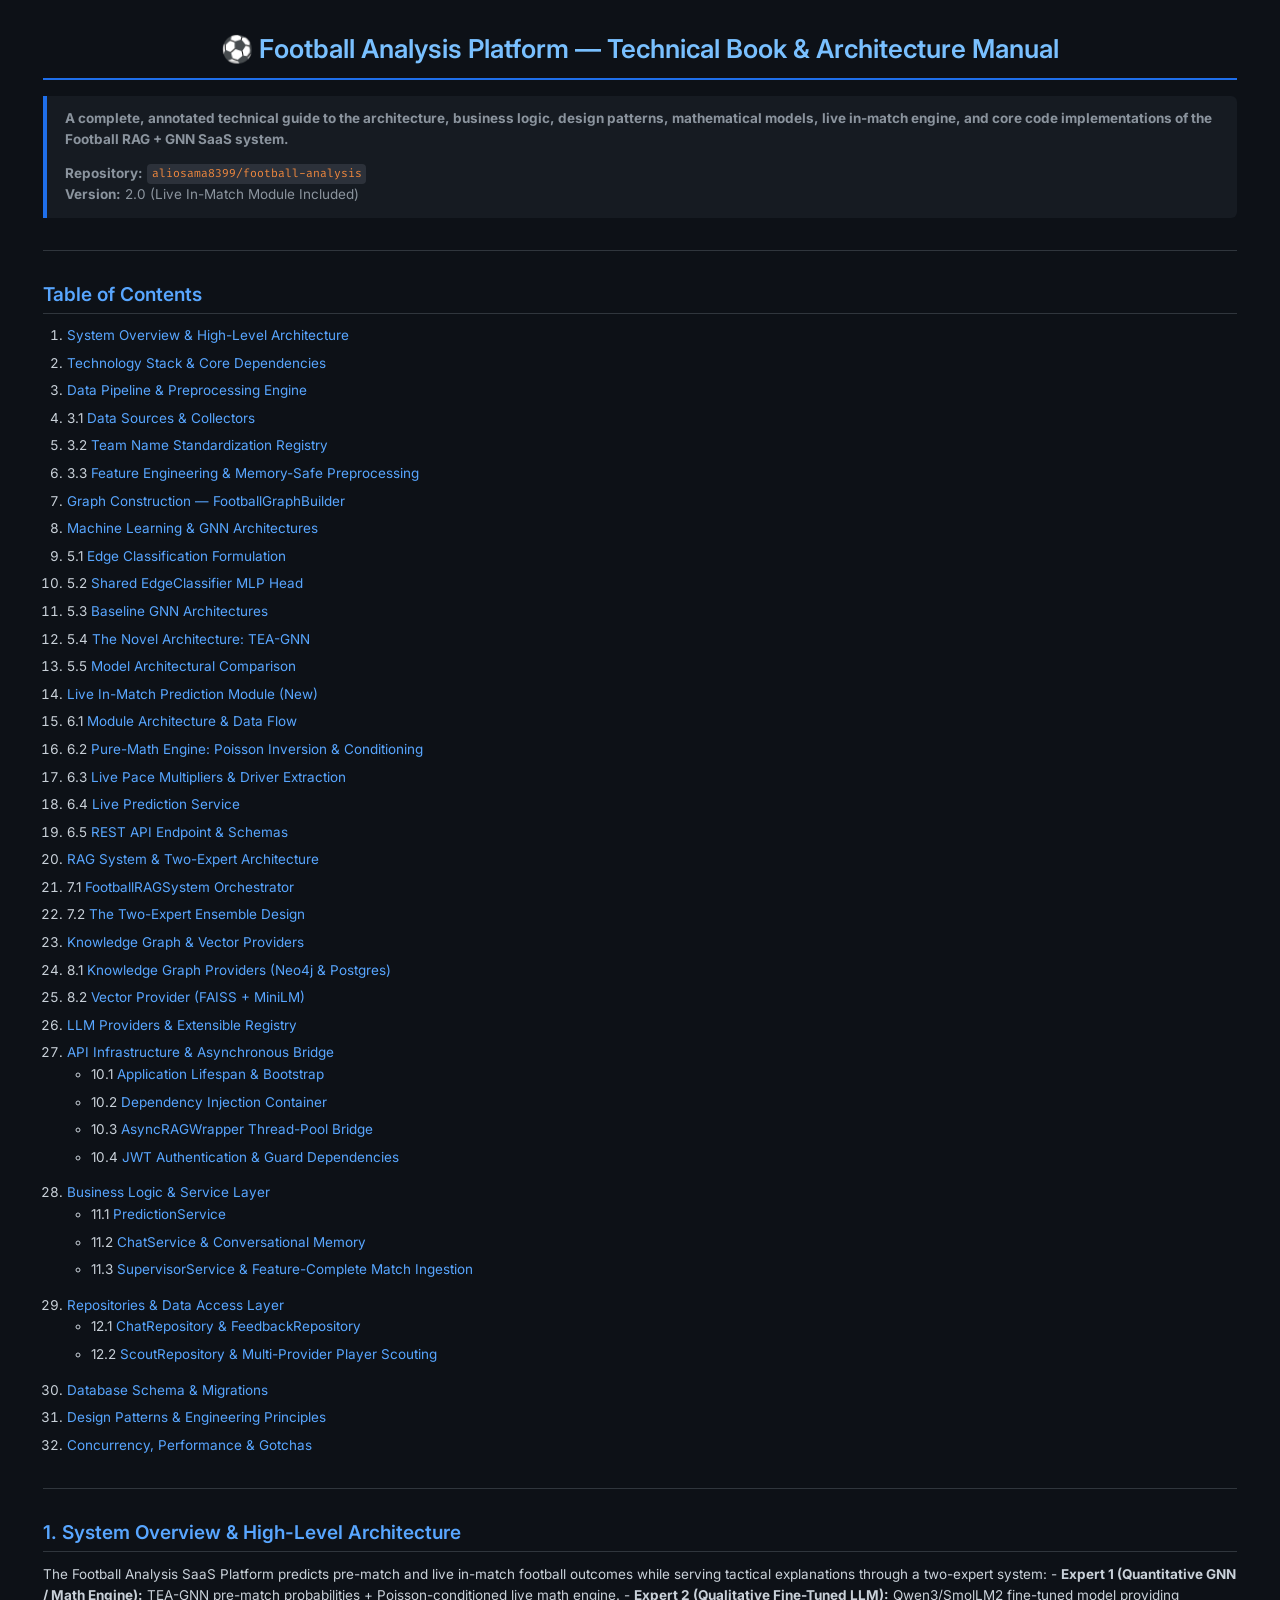
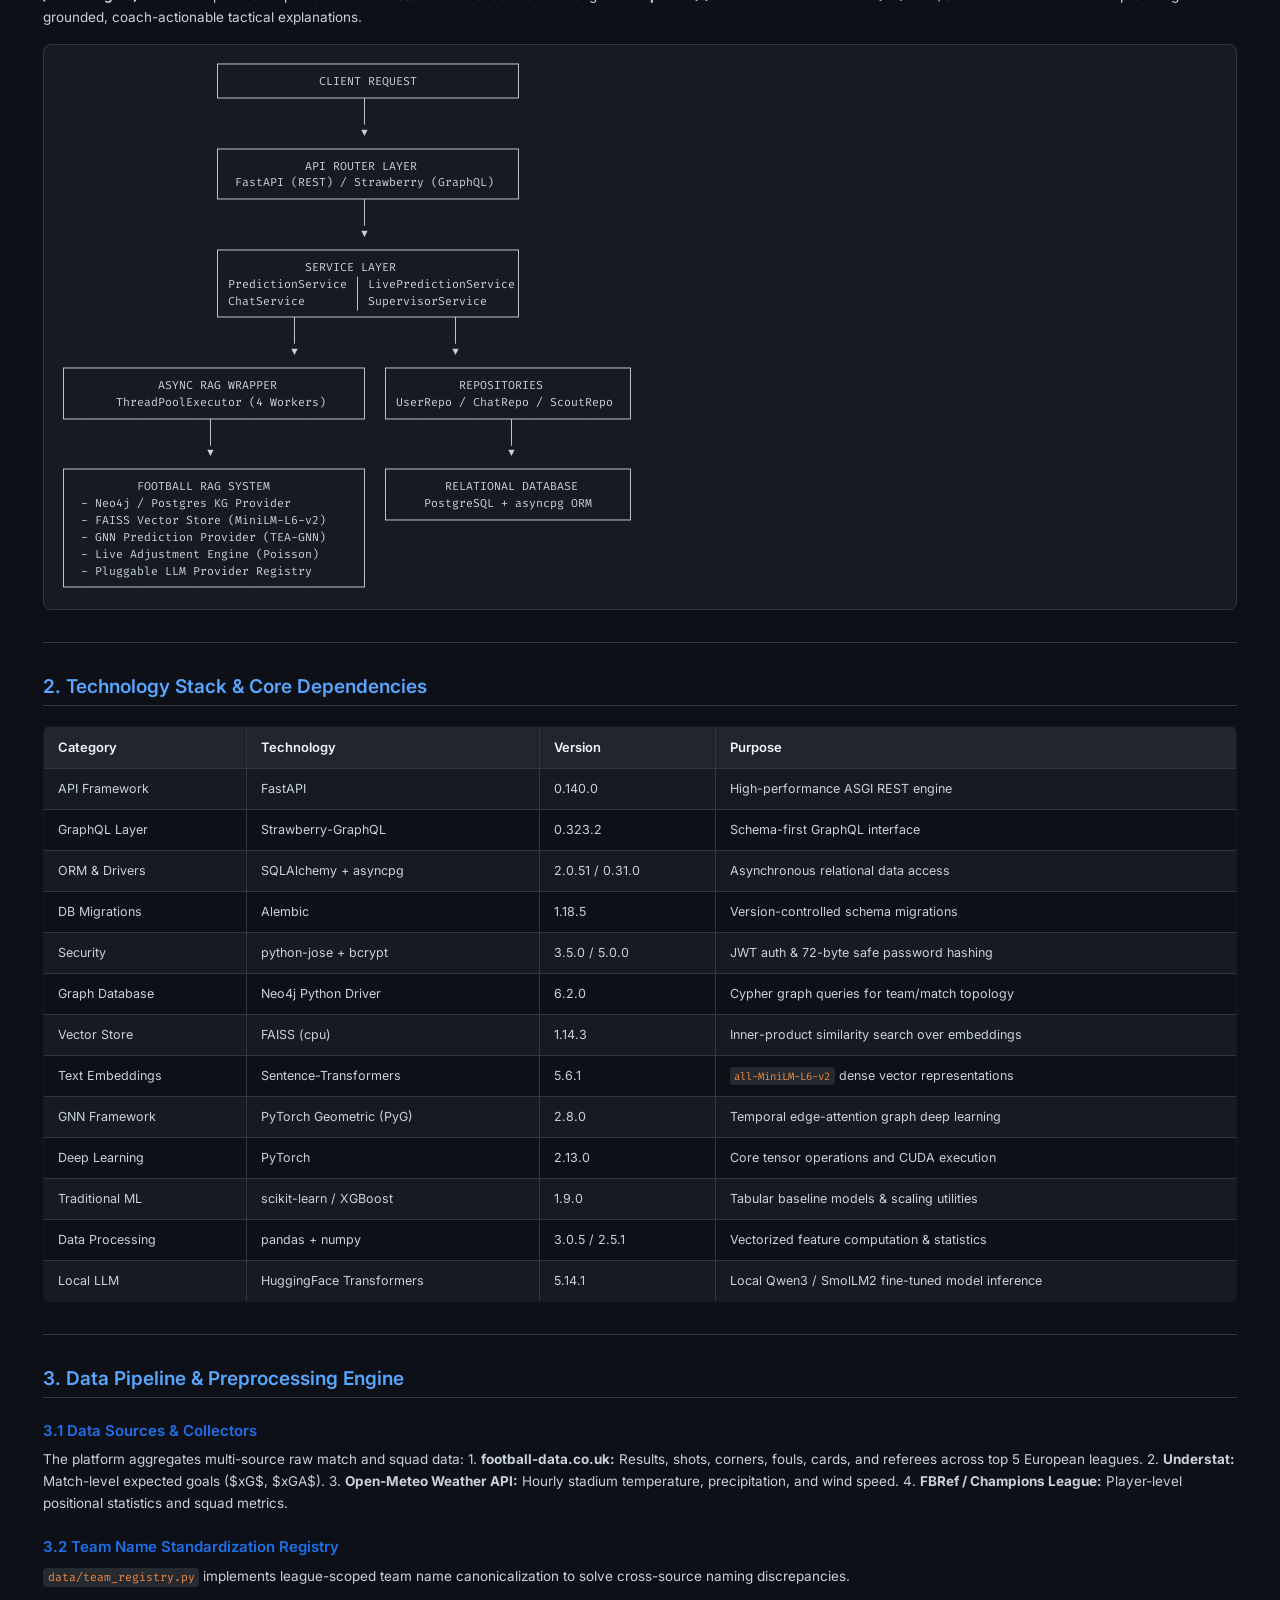
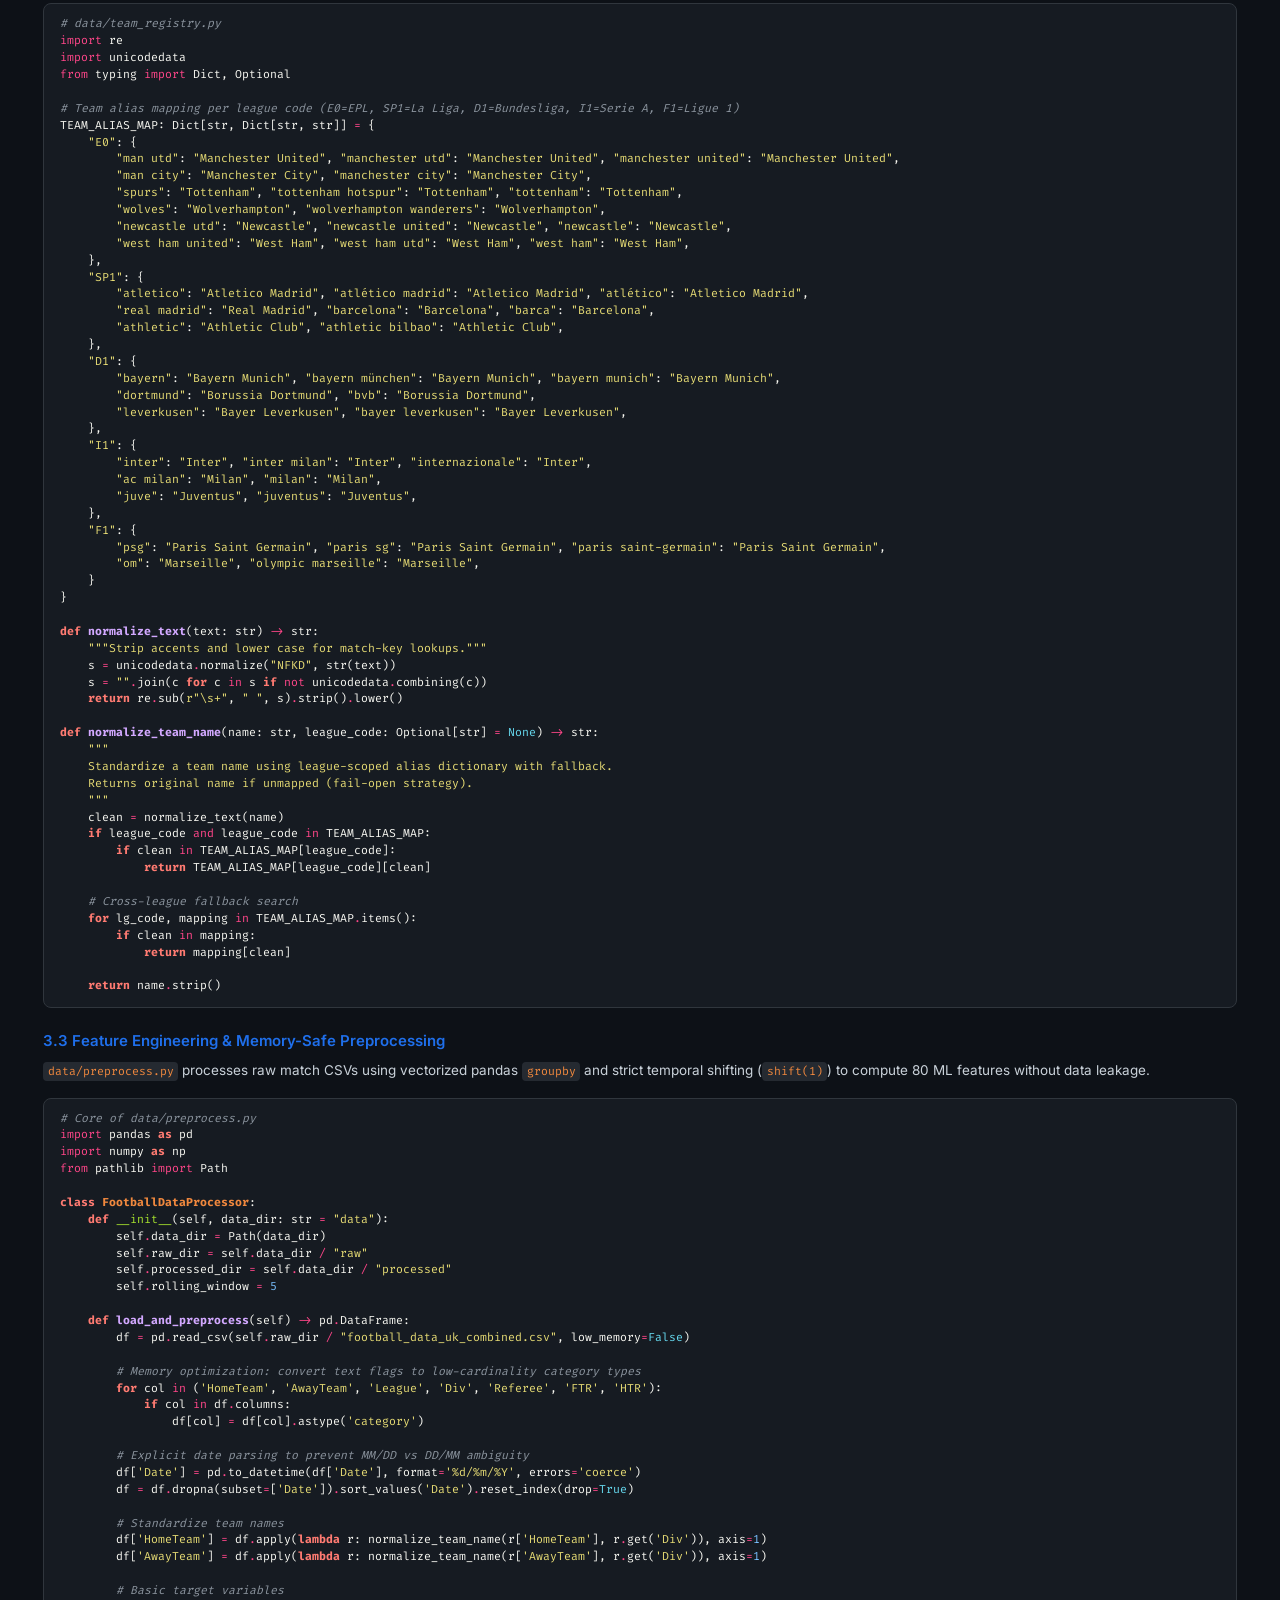
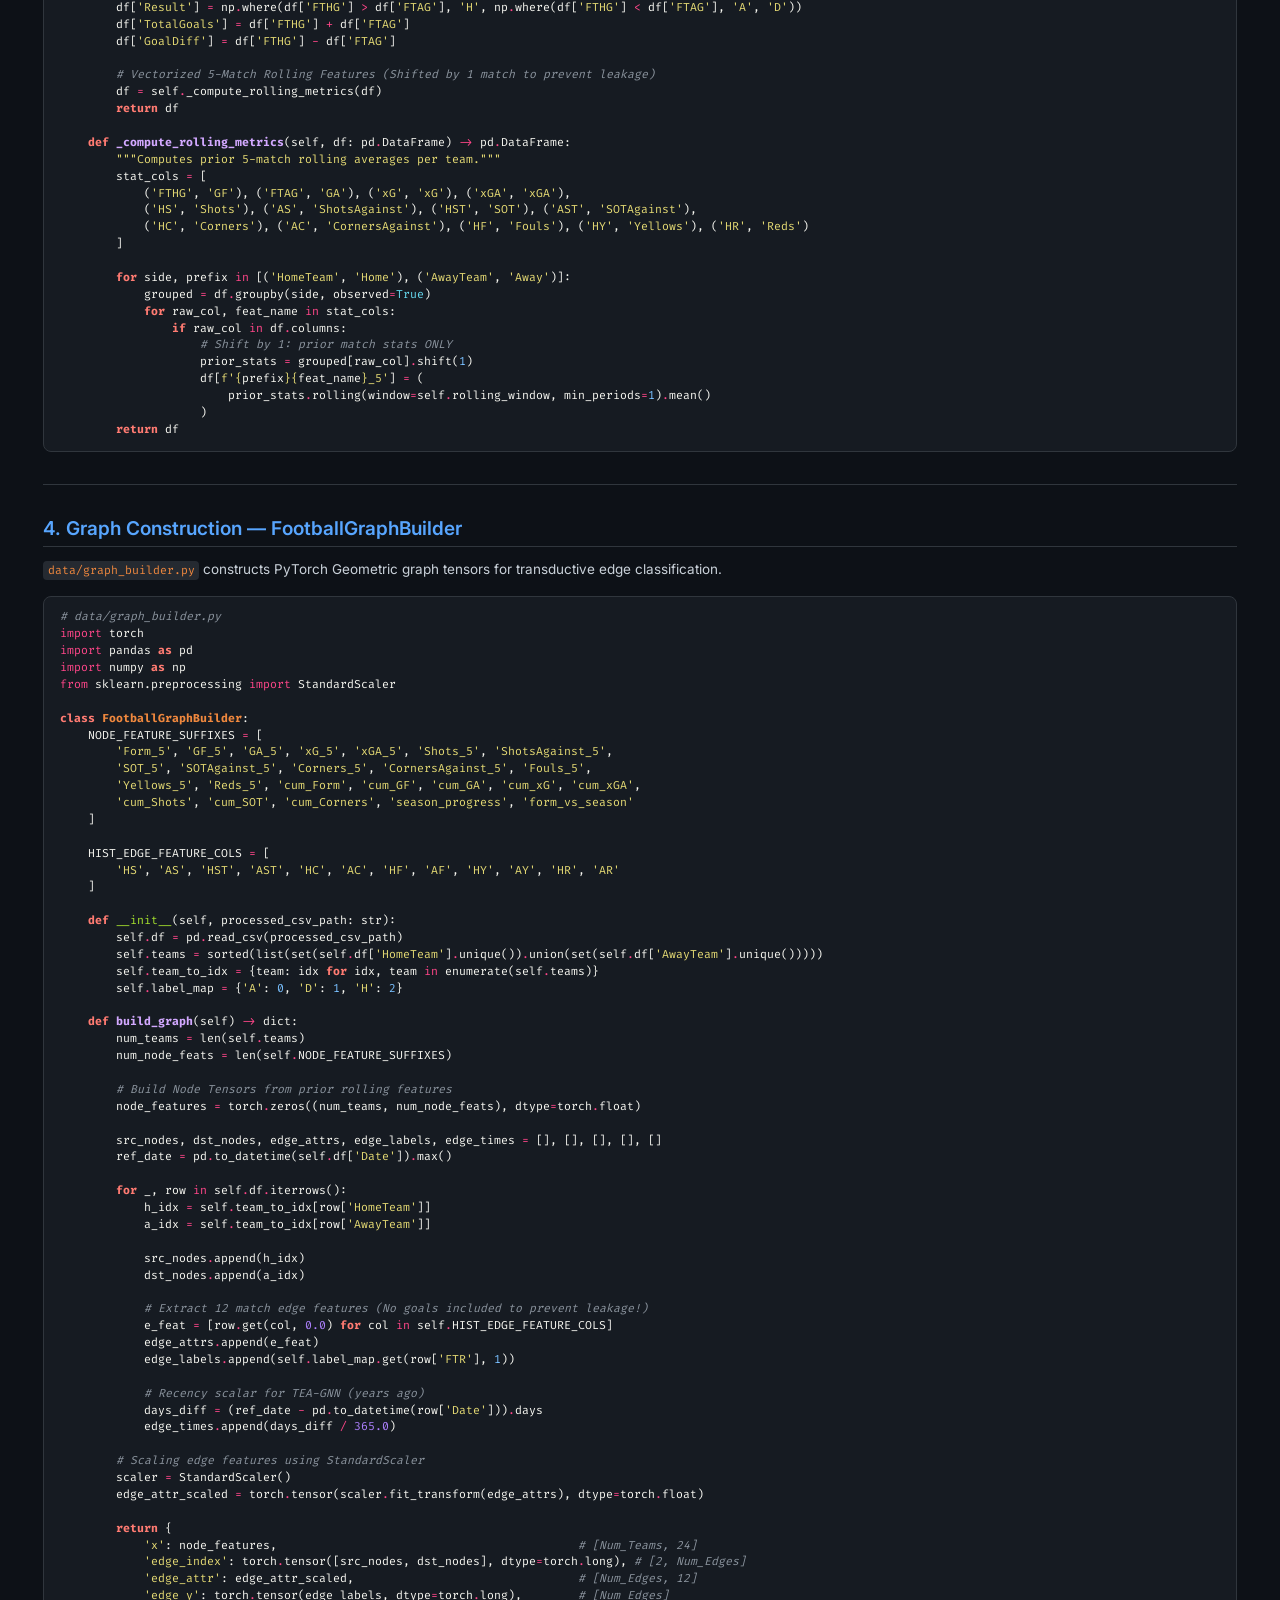
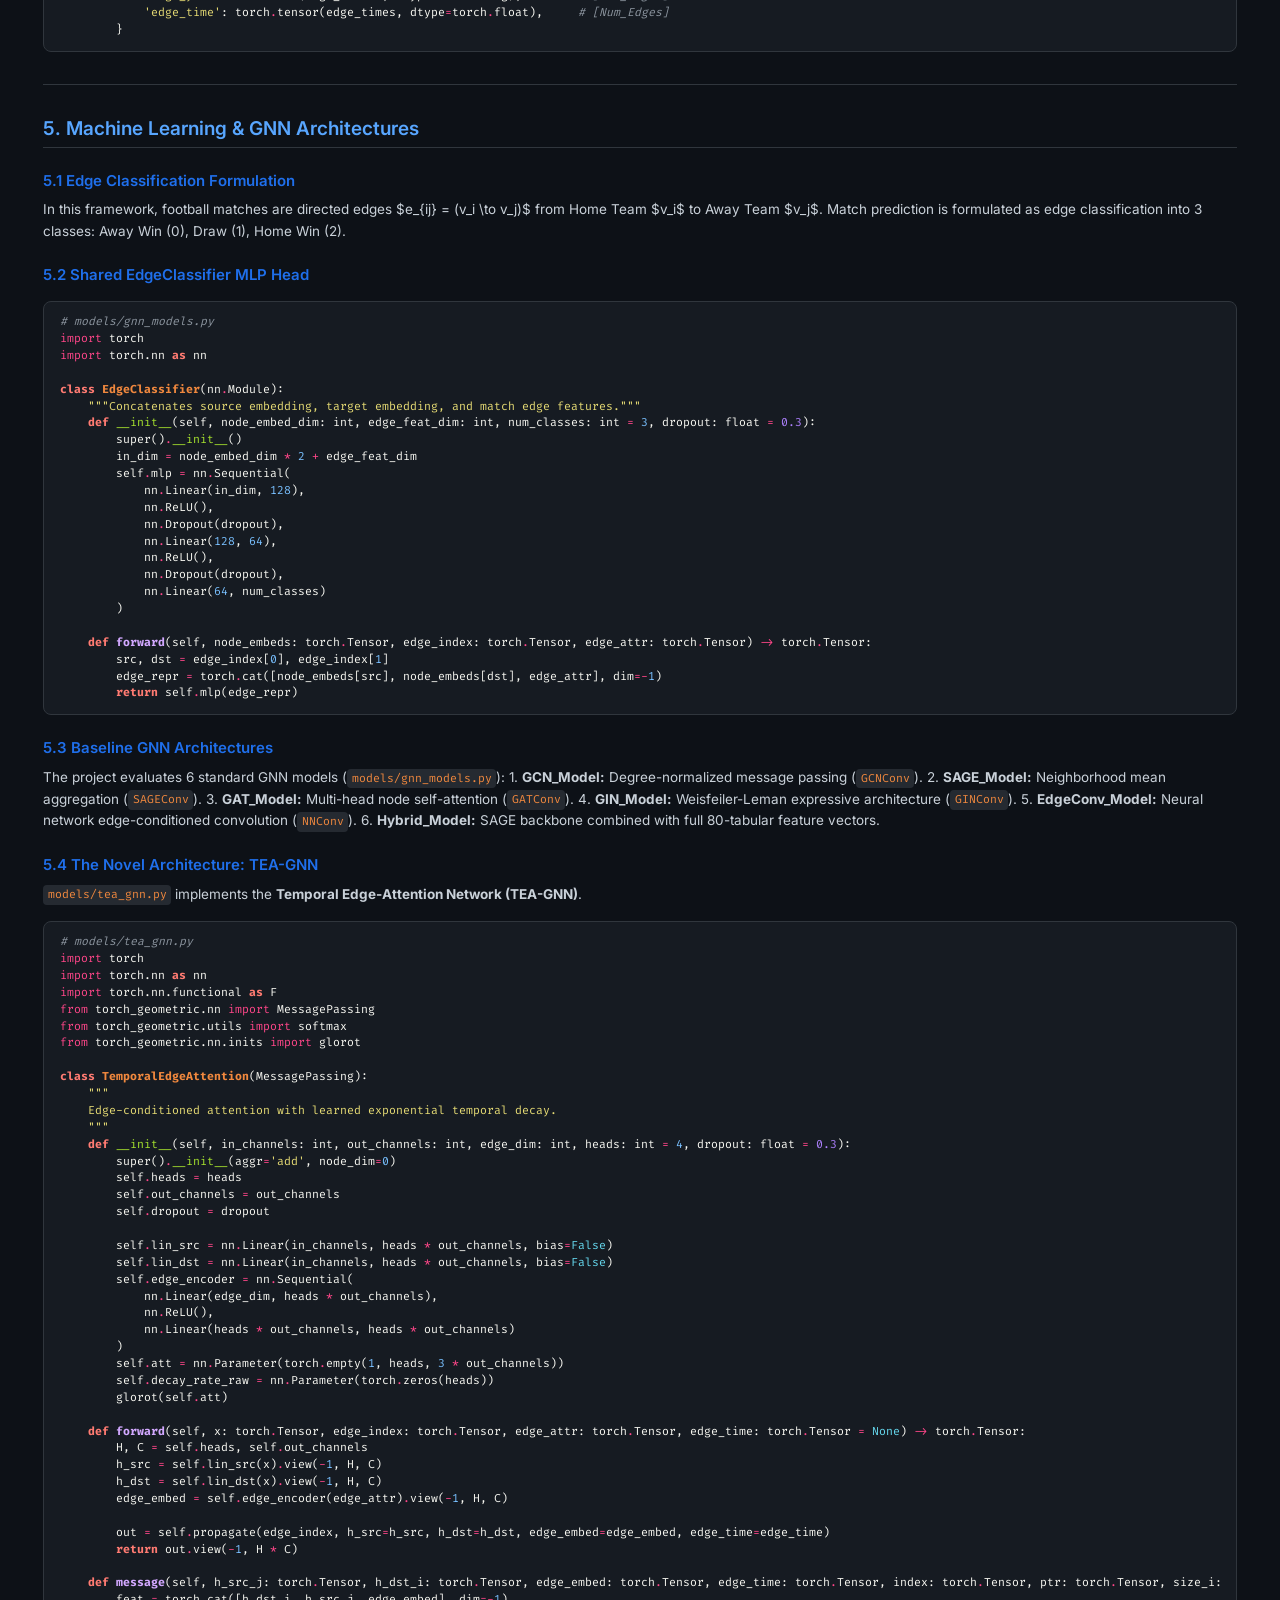
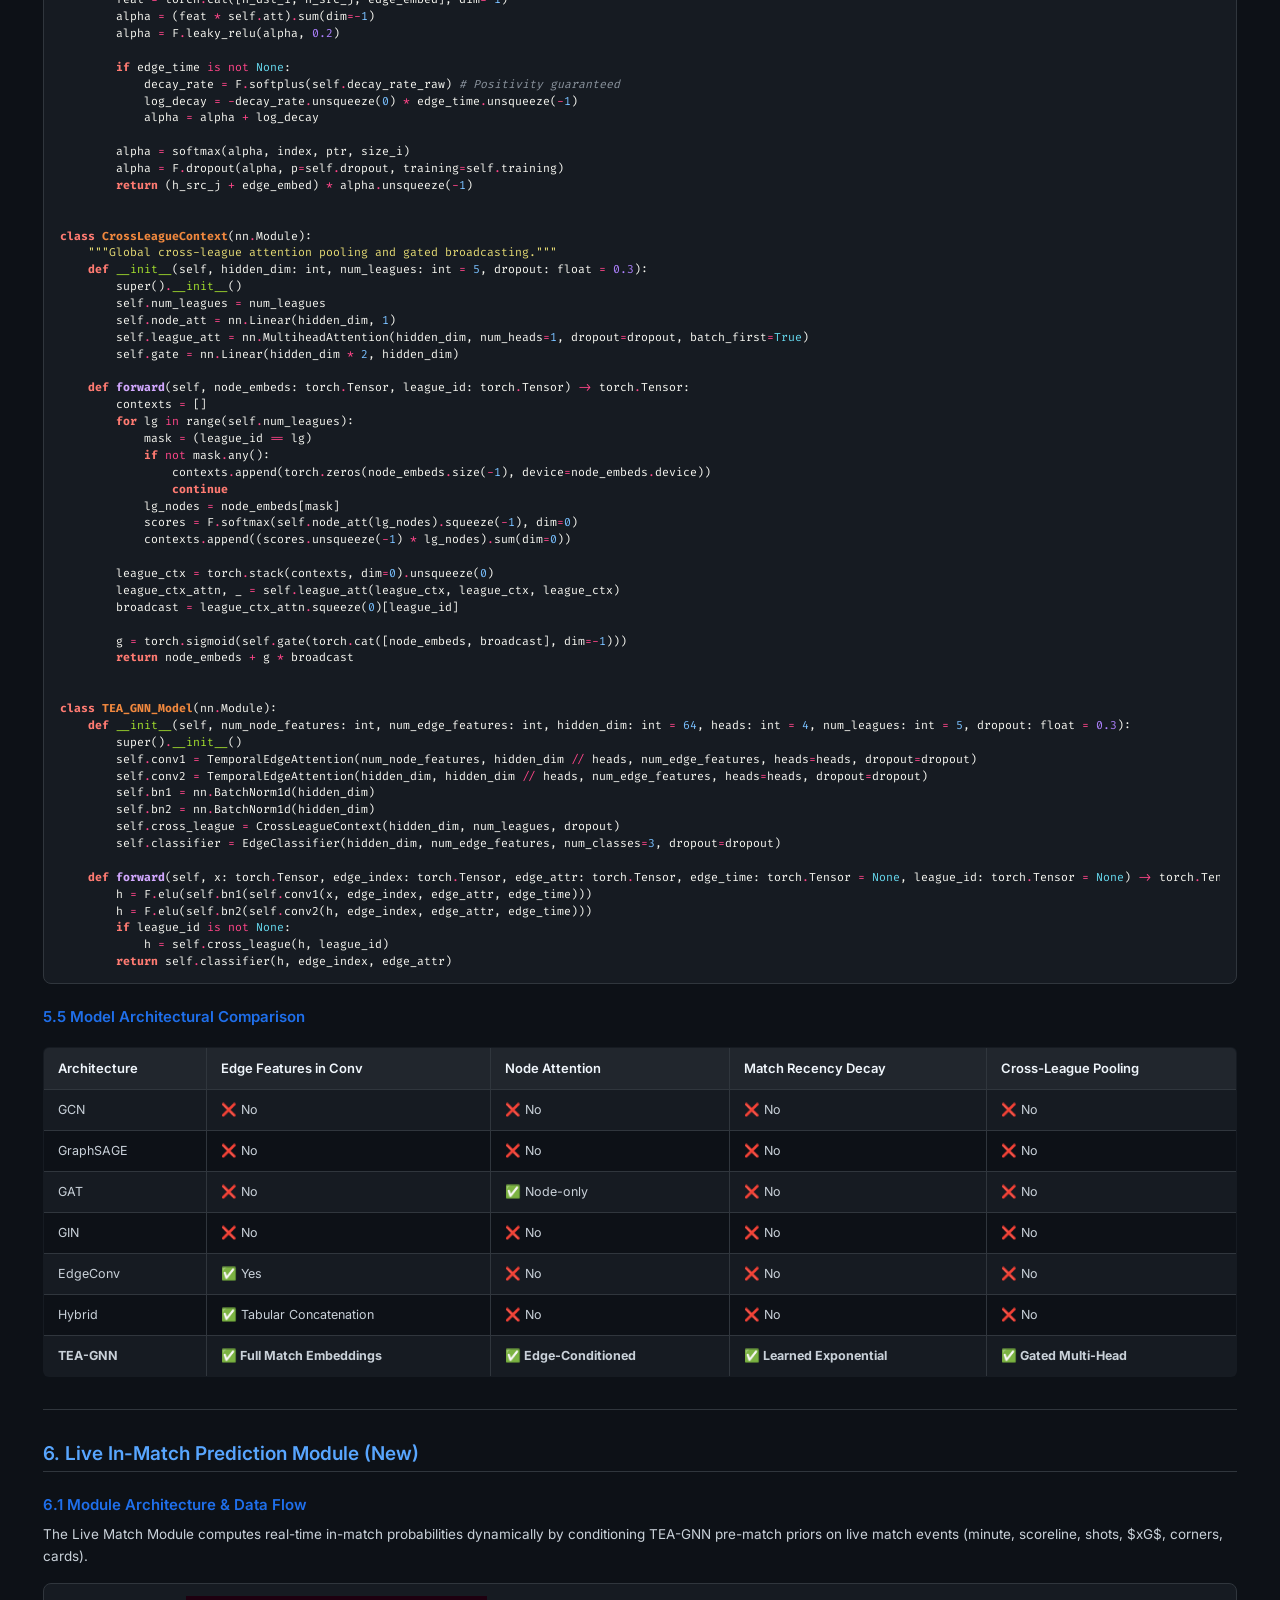
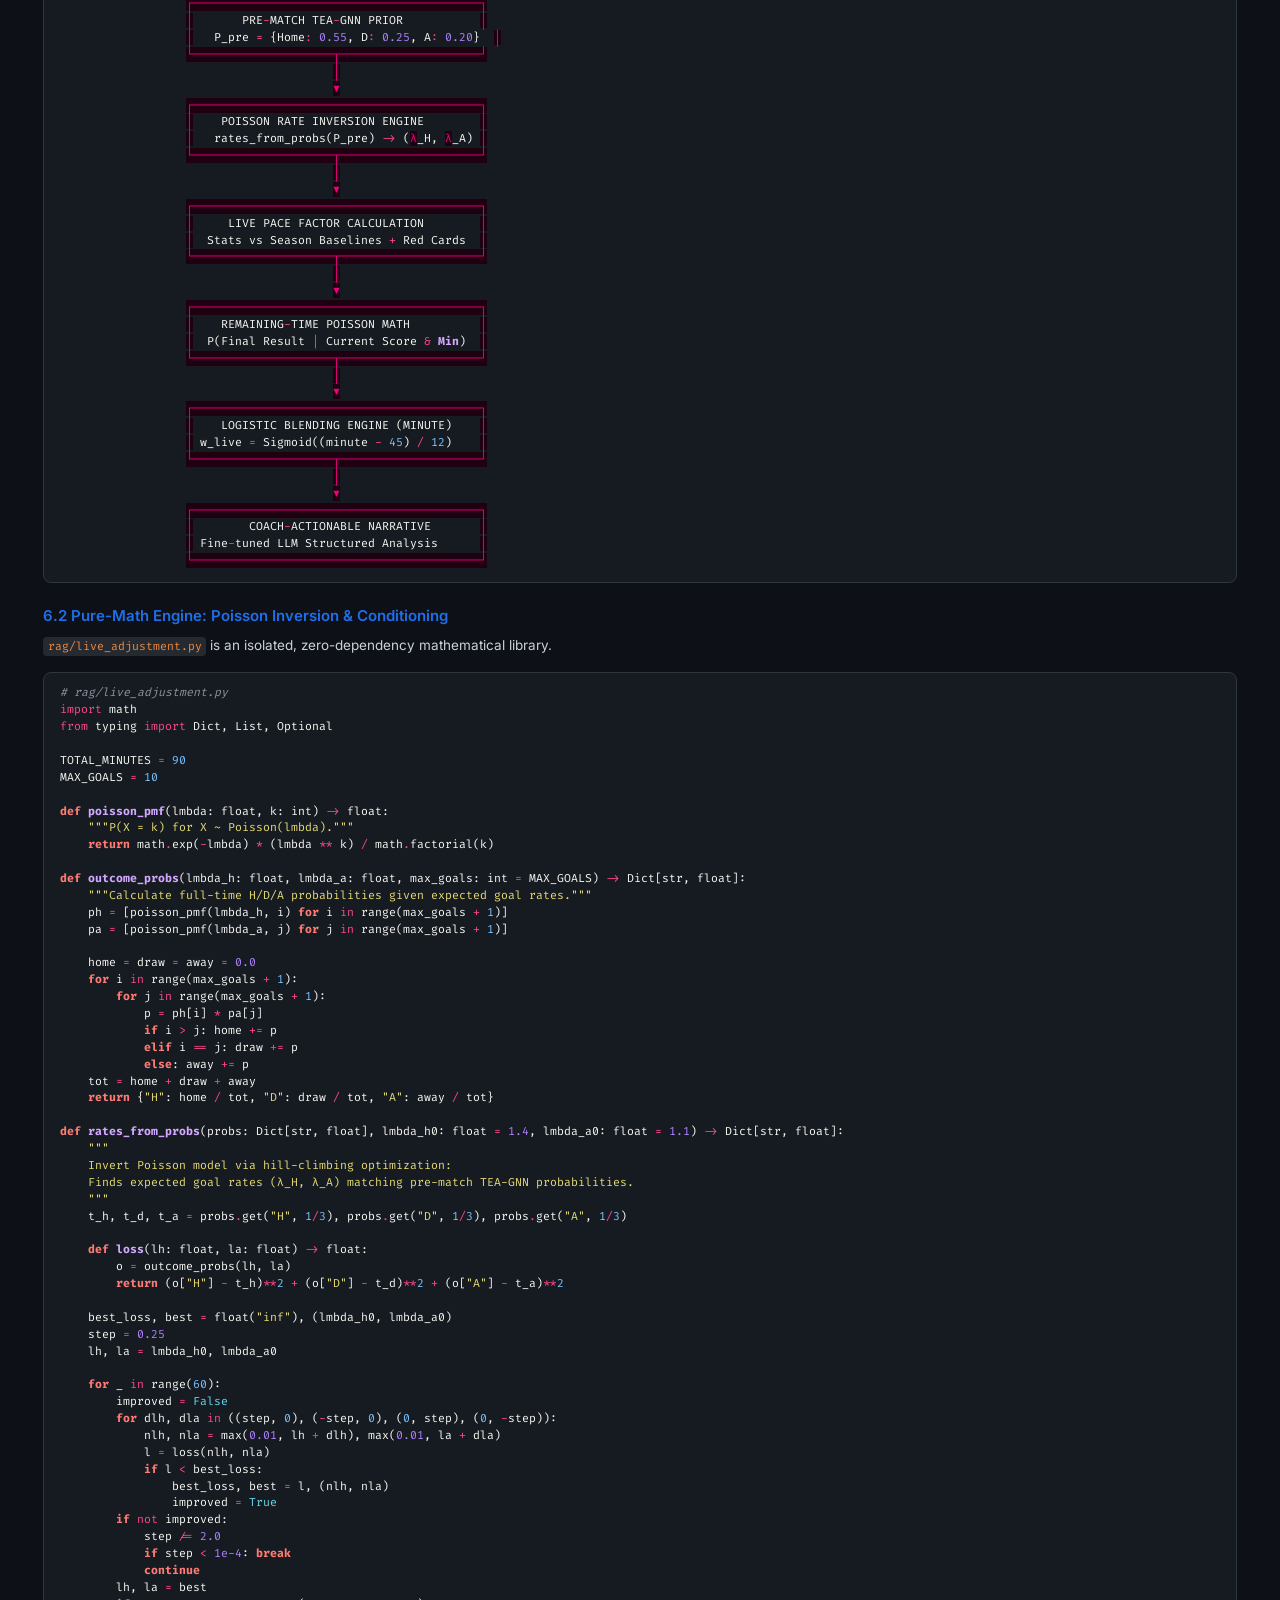
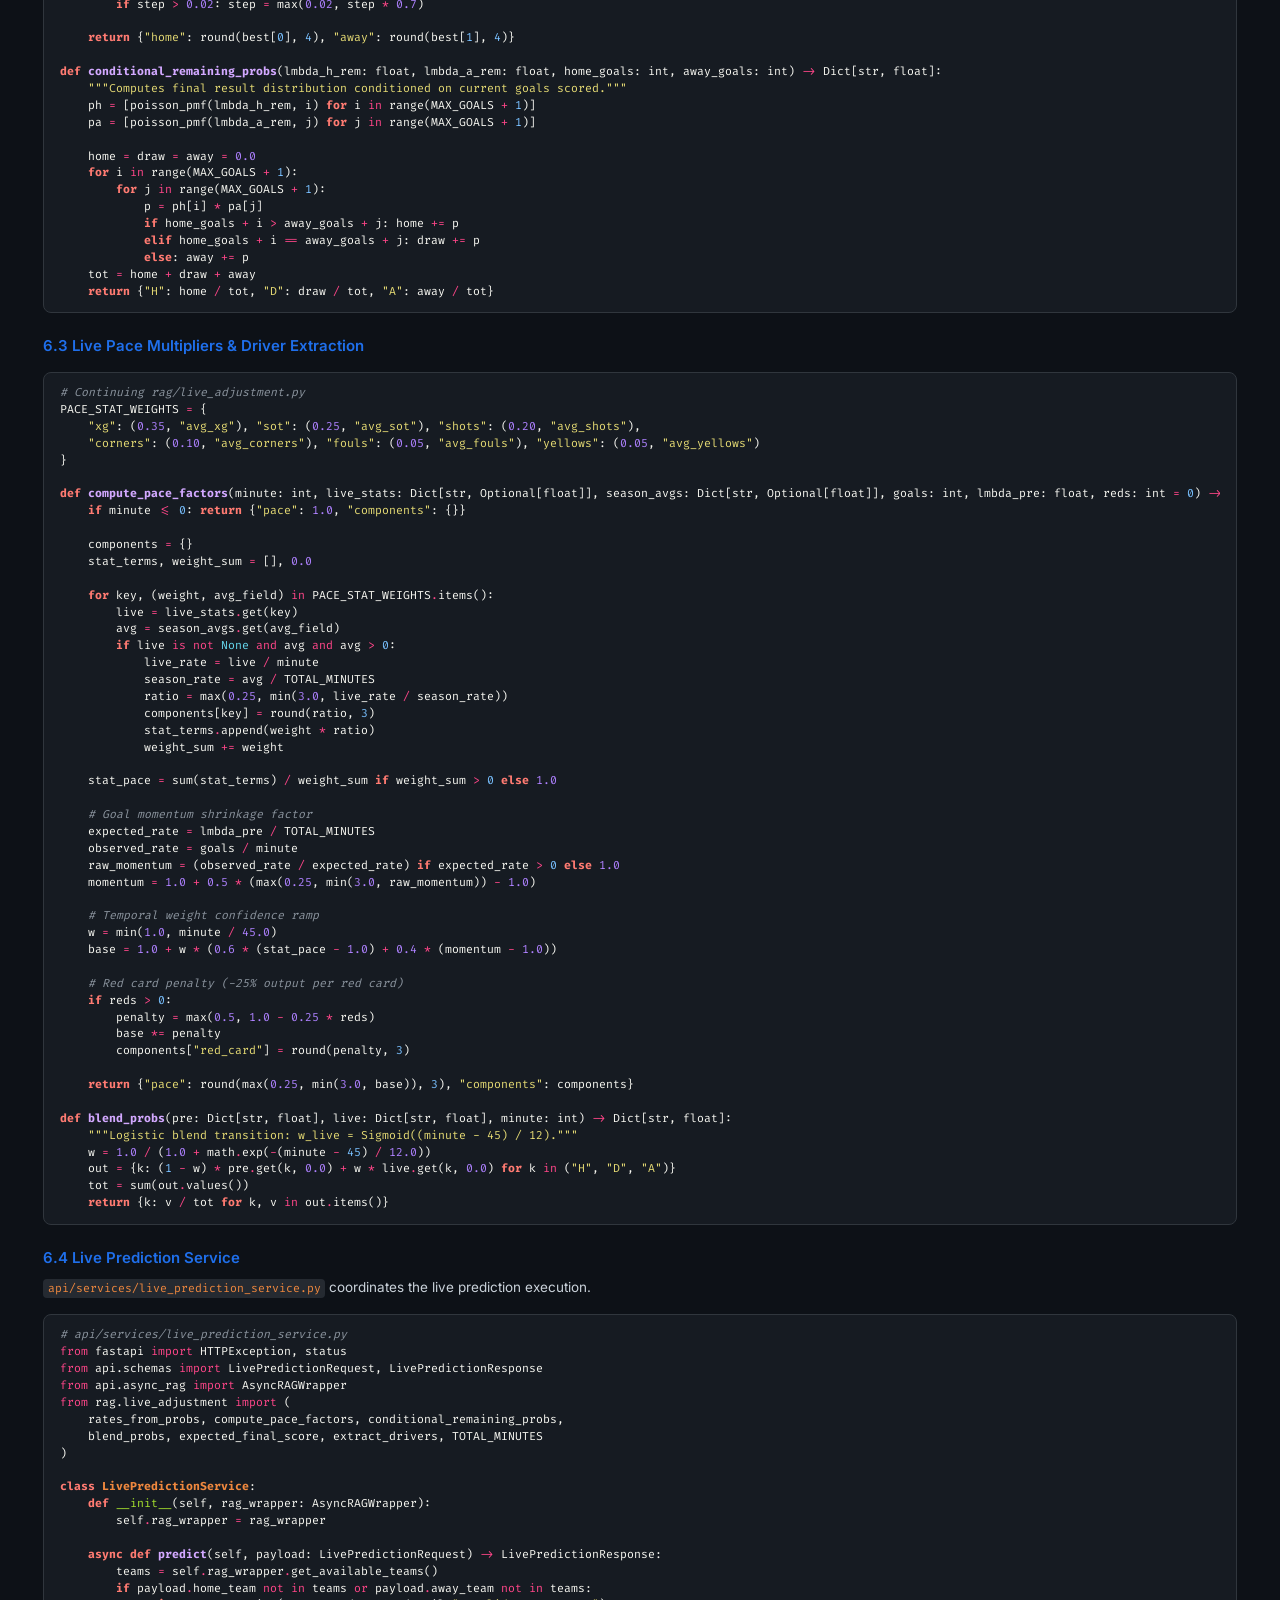
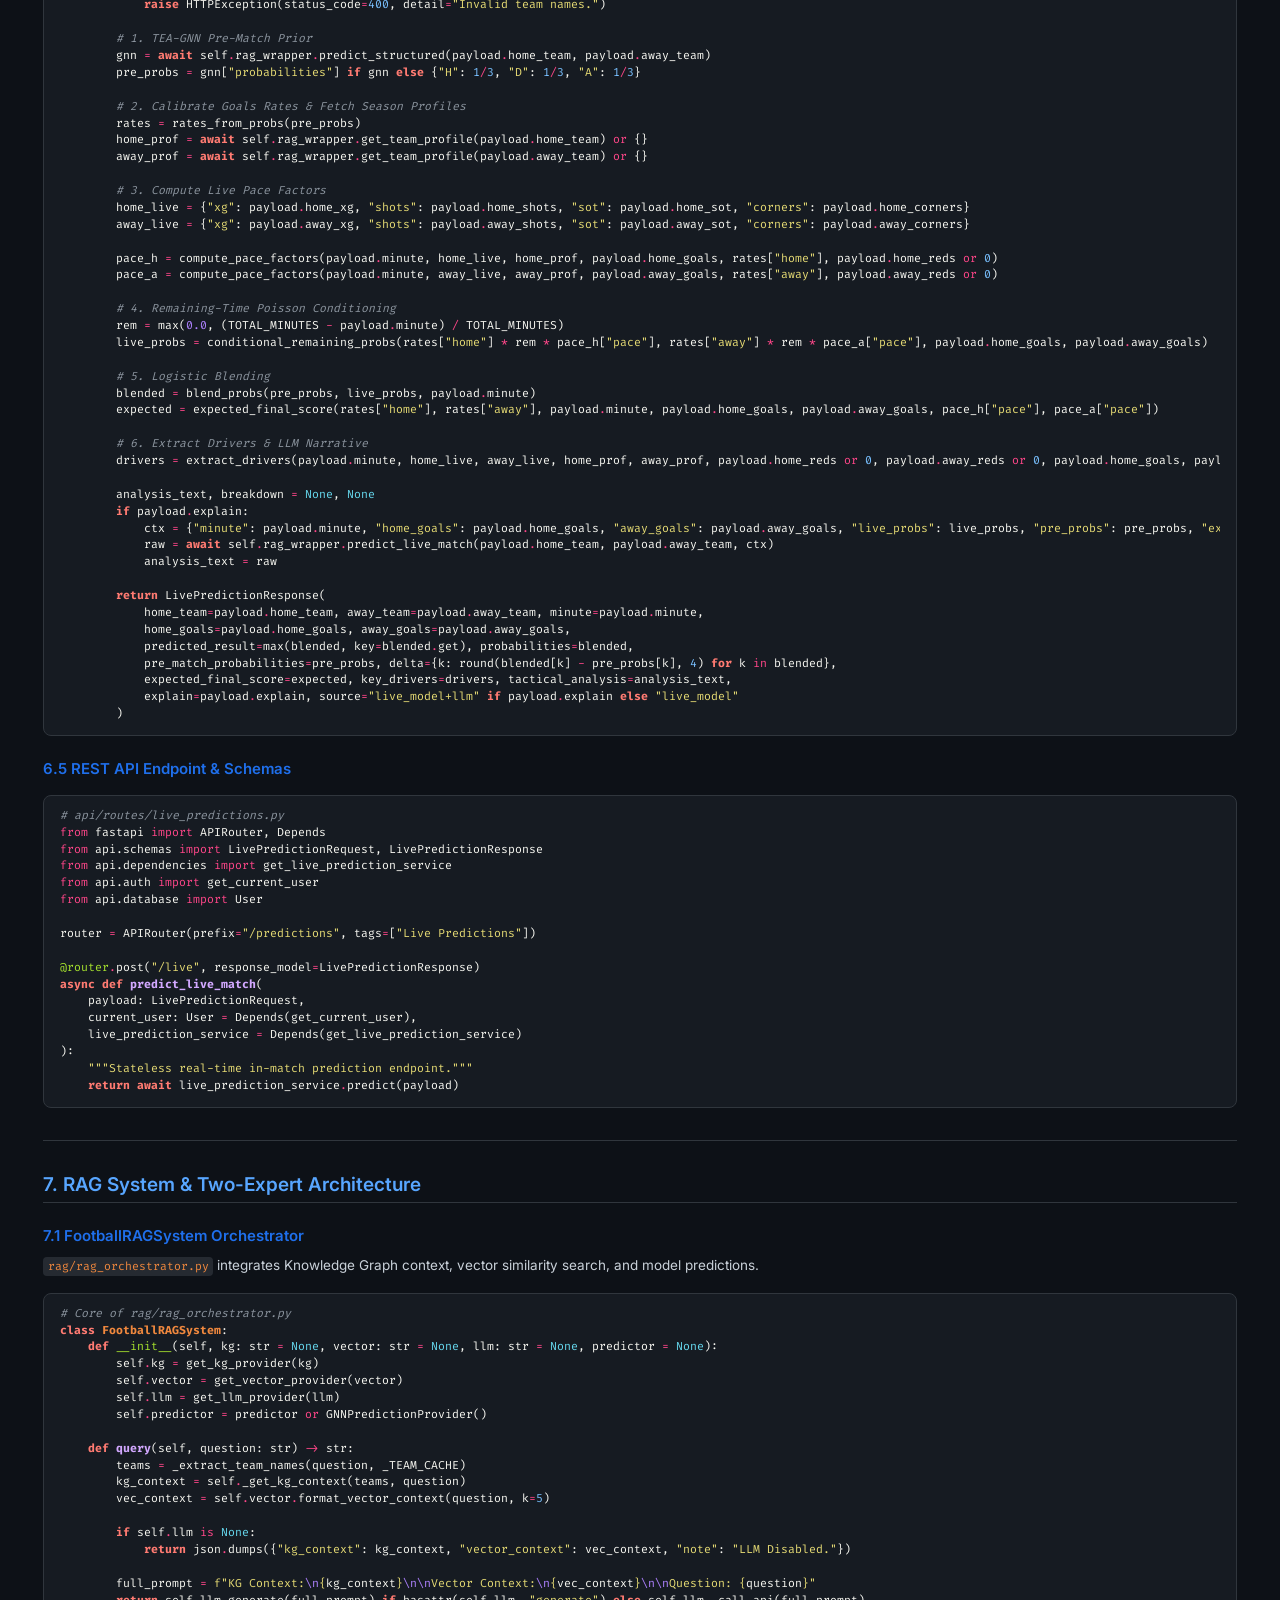
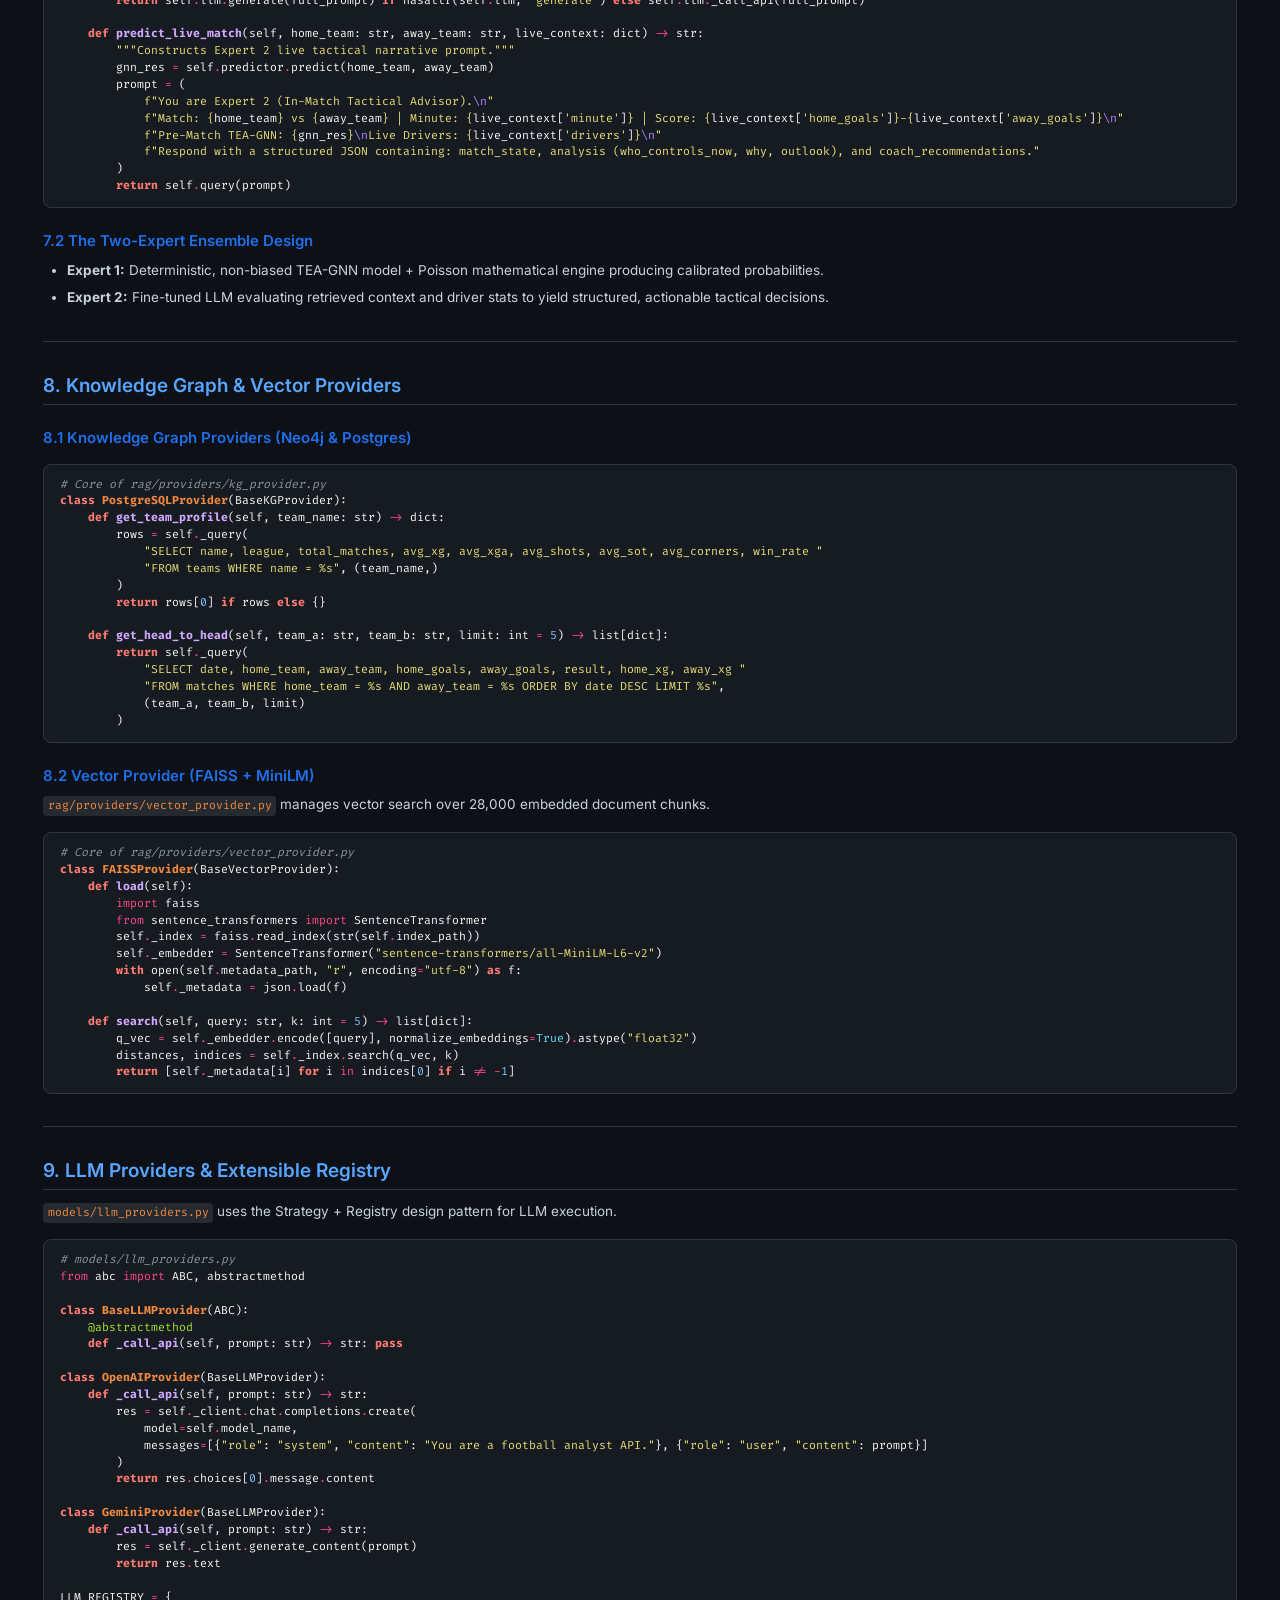
<file: football_project_book.html>
<!DOCTYPE html>
<html lang="en">
<head>
<meta charset="utf-8">
<title>Football Analysis Platform — Technical Book</title>
<style>
@import url('https://fonts.googleapis.com/css2?family=Inter:wght@300;400;500;600;700&family=Fira+Code:wght@400;500;600&display=swap');

@page {
    size: A4;
    margin: 15mm 15mm 15mm 15mm;
}

* {
    box-sizing: border-box;
}

body {
    font-family: 'Inter', -apple-system, BlinkMacSystemFont, 'Segoe UI', Roboto, Helvetica, Arial, sans-serif;
    background-color: #0d1117;
    color: #c9d1d9;
    line-height: 1.6;
    padding: 25px 35px;
    font-size: 13.5px;
    -webkit-print-color-adjust: exact !important;
    print-color-adjust: exact !important;
}

h1, h2, h3, h4, h5, h6 {
    color: #58a6ff;
    font-weight: 600;
    margin-top: 1.8em;
    margin-bottom: 0.6em;
    line-height: 1.25;
}

h1 {
    font-size: 26px;
    color: #79c0ff;
    border-bottom: 2px solid #1f6feb;
    padding-bottom: 12px;
    margin-top: 0;
    text-align: center;
}

h2 {
    font-size: 19px;
    color: #58a6ff;
    border-bottom: 1px solid #30363d;
    padding-bottom: 6px;
    margin-top: 32px;
    page-break-after: avoid;
}

h3 {
    font-size: 15px;
    color: #1f6feb;
    margin-top: 24px;
    page-break-after: avoid;
}

h4 {
    font-size: 14px;
    color: #d2a8ff;
    margin-top: 18px;
}

p {
    margin-top: 0;
    margin-bottom: 12px;
}

code {
    font-family: 'Fira Code', Consolas, 'Courier New', monospace;
    background-color: rgba(110, 118, 129, 0.25);
    color: #f0883e;
    padding: 0.2em 0.4em;
    border-radius: 4px;
    font-size: 85%;
}

pre {
    background-color: #161b22;
    border: 1px solid #30363d;
    border-radius: 8px;
    padding: 14px;
    overflow-x: auto;
    line-height: 1.45;
    margin: 14px 0;
    page-break-inside: avoid;
}

pre code {
    background: transparent;
    color: #c9d1d9;
    padding: 0;
    font-size: 11.5px;
}

blockquote {
    border-left: 4px solid #1f6feb;
    background-color: #161b22;
    color: #8b949e;
    padding: 12px 18px;
    margin: 16px 0;
    border-radius: 0 6px 6px 0;
    page-break-inside: avoid;
}

blockquote p:last-child {
    margin-bottom: 0;
}

table {
    border-collapse: collapse;
    width: 100%;
    margin: 20px 0;
    background-color: #161b22;
    border-radius: 6px;
    overflow: hidden;
    border: 1px solid #30363d;
    page-break-inside: avoid;
}

th, td {
    padding: 10px 14px;
    border: 1px solid #30363d;
    text-align: left;
}

th {
    background-color: #21262d;
    color: #f0f6fc;
    font-weight: 600;
    font-size: 13px;
}

td {
    font-size: 12.5px;
}

tr:nth-child(even) {
    background-color: #0d1117;
}

hr {
    height: 1px;
    background-color: #30363d;
    border: none;
    margin: 32px 0;
}

ul, ol {
    padding-left: 24px;
    margin-top: 0;
    margin-bottom: 14px;
}

li {
    margin-bottom: 6px;
}

a {
    color: #58a6ff;
    text-decoration: none;
}

/* Pygments Syntax Highlighting */
pre { line-height: 125%; }
td.linenos .normal { color: inherit; background-color: transparent; padding-left: 5px; padding-right: 5px; }
span.linenos { color: inherit; background-color: transparent; padding-left: 5px; padding-right: 5px; }
td.linenos .special { color: #000000; background-color: #ffffc0; padding-left: 5px; padding-right: 5px; }
span.linenos.special { color: #000000; background-color: #ffffc0; padding-left: 5px; padding-right: 5px; }
.codehilite .hll { background-color: #49483e }
.codehilite { background: #272822; color: #F8F8F2 }
.codehilite .c { color: #959077 } /* Comment */
.codehilite .err { color: #ED007E; background-color: #1E0010 } /* Error */
.codehilite .esc { color: #F8F8F2 } /* Escape */
.codehilite .g { color: #F8F8F2 } /* Generic */
.codehilite .k { color: #66D9EF } /* Keyword */
.codehilite .l { color: #AE81FF } /* Literal */
.codehilite .n { color: #F8F8F2 } /* Name */
.codehilite .o { color: #FF4689 } /* Operator */
.codehilite .x { color: #F8F8F2 } /* Other */
.codehilite .p { color: #F8F8F2 } /* Punctuation */
.codehilite .ch { color: #959077 } /* Comment.Hashbang */
.codehilite .cm { color: #959077 } /* Comment.Multiline */
.codehilite .cp { color: #959077 } /* Comment.Preproc */
.codehilite .cpf { color: #959077 } /* Comment.PreprocFile */
.codehilite .c1 { color: #959077 } /* Comment.Single */
.codehilite .cs { color: #959077 } /* Comment.Special */
.codehilite .gd { color: #FF4689 } /* Generic.Deleted */
.codehilite .ge { color: #F8F8F2; font-style: italic } /* Generic.Emph */
.codehilite .ges { color: #F8F8F2; font-weight: bold; font-style: italic } /* Generic.EmphStrong */
.codehilite .gr { color: #F8F8F2 } /* Generic.Error */
.codehilite .gh { color: #F8F8F2 } /* Generic.Heading */
.codehilite .gi { color: #A6E22E } /* Generic.Inserted */
.codehilite .go { color: #66D9EF } /* Generic.Output */
.codehilite .gp { color: #FF4689; font-weight: bold } /* Generic.Prompt */
.codehilite .gs { color: #F8F8F2; font-weight: bold } /* Generic.Strong */
.codehilite .gu { color: #959077 } /* Generic.Subheading */
.codehilite .gt { color: #F8F8F2 } /* Generic.Traceback */
.codehilite .kc { color: #66D9EF } /* Keyword.Constant */
.codehilite .kd { color: #66D9EF } /* Keyword.Declaration */
.codehilite .kn { color: #FF4689 } /* Keyword.Namespace */
.codehilite .kp { color: #66D9EF } /* Keyword.Pseudo */
.codehilite .kr { color: #66D9EF } /* Keyword.Reserved */
.codehilite .kt { color: #66D9EF } /* Keyword.Type */
.codehilite .ld { color: #E6DB74 } /* Literal.Date */
.codehilite .m { color: #AE81FF } /* Literal.Number */
.codehilite .s { color: #E6DB74 } /* Literal.String */
.codehilite .na { color: #A6E22E } /* Name.Attribute */
.codehilite .nb { color: #F8F8F2 } /* Name.Builtin */
.codehilite .nc { color: #A6E22E } /* Name.Class */
.codehilite .no { color: #66D9EF } /* Name.Constant */
.codehilite .nd { color: #A6E22E } /* Name.Decorator */
.codehilite .ni { color: #F8F8F2 } /* Name.Entity */
.codehilite .ne { color: #A6E22E } /* Name.Exception */
.codehilite .nf { color: #A6E22E } /* Name.Function */
.codehilite .nl { color: #F8F8F2 } /* Name.Label */
.codehilite .nn { color: #F8F8F2 } /* Name.Namespace */
.codehilite .nx { color: #A6E22E } /* Name.Other */
.codehilite .py { color: #F8F8F2 } /* Name.Property */
.codehilite .nt { color: #FF4689 } /* Name.Tag */
.codehilite .nv { color: #F8F8F2 } /* Name.Variable */
.codehilite .ow { color: #FF4689 } /* Operator.Word */
.codehilite .pm { color: #F8F8F2 } /* Punctuation.Marker */
.codehilite .w { color: #F8F8F2 } /* Text.Whitespace */
.codehilite .mb { color: #AE81FF } /* Literal.Number.Bin */
.codehilite .mf { color: #AE81FF } /* Literal.Number.Float */
.codehilite .mh { color: #AE81FF } /* Literal.Number.Hex */
.codehilite .mi { color: #AE81FF } /* Literal.Number.Integer */
.codehilite .mo { color: #AE81FF } /* Literal.Number.Oct */
.codehilite .sa { color: #E6DB74 } /* Literal.String.Affix */
.codehilite .sb { color: #E6DB74 } /* Literal.String.Backtick */
.codehilite .sc { color: #E6DB74 } /* Literal.String.Char */
.codehilite .dl { color: #E6DB74 } /* Literal.String.Delimiter */
.codehilite .sd { color: #E6DB74 } /* Literal.String.Doc */
.codehilite .s2 { color: #E6DB74 } /* Literal.String.Double */
.codehilite .se { color: #AE81FF } /* Literal.String.Escape */
.codehilite .sh { color: #E6DB74 } /* Literal.String.Heredoc */
.codehilite .si { color: #E6DB74 } /* Literal.String.Interpol */
.codehilite .sx { color: #E6DB74 } /* Literal.String.Other */
.codehilite .sr { color: #E6DB74 } /* Literal.String.Regex */
.codehilite .s1 { color: #E6DB74 } /* Literal.String.Single */
.codehilite .ss { color: #E6DB74 } /* Literal.String.Symbol */
.codehilite .bp { color: #F8F8F2 } /* Name.Builtin.Pseudo */
.codehilite .fm { color: #A6E22E } /* Name.Function.Magic */
.codehilite .vc { color: #F8F8F2 } /* Name.Variable.Class */
.codehilite .vg { color: #F8F8F2 } /* Name.Variable.Global */
.codehilite .vi { color: #F8F8F2 } /* Name.Variable.Instance */
.codehilite .vm { color: #F8F8F2 } /* Name.Variable.Magic */
.codehilite .il { color: #AE81FF } /* Literal.Number.Integer.Long */

.codehilite {
    background: #161b22;
    border: 1px solid #30363d;
    border-radius: 8px;
    padding: 12px 16px;
    margin: 16px 0;
    page-break-inside: avoid;
}

.codehilite pre {
    border: none;
    padding: 0;
    margin: 0;
    background: transparent;
}

/* Additional Syntax Colors */
.codehilite .k { color: #ff7b72; font-weight: bold; } /* Keyword */
.codehilite .nf { color: #d2a8ff; font-weight: bold; } /* Function name */
.codehilite .nc { color: #f0883e; font-weight: bold; } /* Class name */
.codehilite .s { color: #a5d6ff; } /* String */
.codehilite .c1 { color: #8b949e; font-style: italic; } /* Comment */
.codehilite .mi { color: #79c0ff; } /* Integer */

@media print {
    body {
        background-color: #0d1117 !important;
        color: #c9d1d9 !important;
        -webkit-print-color-adjust: exact !important;
        print-color-adjust: exact !important;
    }
    .codehilite, pre, blockquote, table {
        page-break-inside: avoid;
    }
    h1, h2, h3 {
        page-break-after: avoid;
    }
}
</style>
</head>
<body>
<h1 id="football-analysis-platform-technical-book-architecture-manual">⚽ Football Analysis Platform — Technical Book &amp; Architecture Manual</h1>
<blockquote>
<p><strong>A complete, annotated technical guide to the architecture, business logic, design patterns,
mathematical models, live in-match engine, and core code implementations of the Football RAG + GNN SaaS system.</strong></p>
<p><strong>Repository:</strong> <code>aliosama8399/football-analysis</code><br />
<strong>Version:</strong> 2.0 (Live In-Match Module Included)</p>
</blockquote>
<hr />
<h2 id="table-of-contents">Table of Contents</h2>
<ol>
<li><a href="#1-system-overview--high-level-architecture">System Overview &amp; High-Level Architecture</a></li>
<li><a href="#2-technology-stack--core-dependencies">Technology Stack &amp; Core Dependencies</a></li>
<li><a href="#3-data-pipeline--preprocessing-engine">Data Pipeline &amp; Preprocessing Engine</a></li>
<li>3.1 <a href="#31-data-sources--collectors">Data Sources &amp; Collectors</a></li>
<li>3.2 <a href="#32-team-name-standardization-registry">Team Name Standardization Registry</a></li>
<li>3.3 <a href="#33-feature-engineering--memory-safe-preprocessing">Feature Engineering &amp; Memory-Safe Preprocessing</a></li>
<li><a href="#4-graph-construction--footballgraphbuilder">Graph Construction — FootballGraphBuilder</a></li>
<li><a href="#5-machine-learning--gnn-architectures">Machine Learning &amp; GNN Architectures</a></li>
<li>5.1 <a href="#51-edge-classification-formulation">Edge Classification Formulation</a></li>
<li>5.2 <a href="#52-shared-edgeclassifier-mlp-head">Shared EdgeClassifier MLP Head</a></li>
<li>5.3 <a href="#53-baseline-gnn-architectures">Baseline GNN Architectures</a></li>
<li>5.4 <a href="#54-the-novel-architecture-tea-gnn">The Novel Architecture: TEA-GNN</a></li>
<li>5.5 <a href="#55-model-architectural-comparison">Model Architectural Comparison</a></li>
<li><a href="#6-live-in-match-prediction-module-new">Live In-Match Prediction Module (New)</a></li>
<li>6.1 <a href="#61-module-architecture--data-flow">Module Architecture &amp; Data Flow</a></li>
<li>6.2 <a href="#62-pure-math-engine-poisson-inversion--conditioning">Pure-Math Engine: Poisson Inversion &amp; Conditioning</a></li>
<li>6.3 <a href="#63-live-pace-multipliers--driver-extraction">Live Pace Multipliers &amp; Driver Extraction</a></li>
<li>6.4 <a href="#64-live-prediction-service">Live Prediction Service</a></li>
<li>6.5 <a href="#65-rest-api-endpoint--schemas">REST API Endpoint &amp; Schemas</a></li>
<li><a href="#7-rag-system--two-expert-architecture">RAG System &amp; Two-Expert Architecture</a></li>
<li>7.1 <a href="#71-footballragsystem-orchestrator">FootballRAGSystem Orchestrator</a></li>
<li>7.2 <a href="#72-the-two-expert-ensemble-design">The Two-Expert Ensemble Design</a></li>
<li><a href="#8-knowledge-graph--vector-providers">Knowledge Graph &amp; Vector Providers</a></li>
<li>8.1 <a href="#81-knowledge-graph-providers-neo4j--postgres">Knowledge Graph Providers (Neo4j &amp; Postgres)</a></li>
<li>8.2 <a href="#82-vector-provider-faiss--minilm">Vector Provider (FAISS + MiniLM)</a></li>
<li><a href="#9-llm-providers--extensible-registry">LLM Providers &amp; Extensible Registry</a></li>
<li><a href="#10-api-infrastructure--asynchronous-bridge">API Infrastructure &amp; Asynchronous Bridge</a><ul>
<li>10.1 <a href="#101-application-lifespan--bootstrap">Application Lifespan &amp; Bootstrap</a></li>
<li>10.2 <a href="#102-dependency-injection-container">Dependency Injection Container</a></li>
<li>10.3 <a href="#103-asyncragwrapper-thread-pool-bridge">AsyncRAGWrapper Thread-Pool Bridge</a></li>
<li>10.4 <a href="#104-jwt-authentication--guard-dependencies">JWT Authentication &amp; Guard Dependencies</a></li>
</ul>
</li>
<li><a href="#11-business-logic--service-layer">Business Logic &amp; Service Layer</a><ul>
<li>11.1 <a href="#111-predictionservice">PredictionService</a></li>
<li>11.2 <a href="#112-chatservice--conversational-memory">ChatService &amp; Conversational Memory</a></li>
<li>11.3 <a href="#113-supervisorservice--feature-complete-match-ingestion">SupervisorService &amp; Feature-Complete Match Ingestion</a></li>
</ul>
</li>
<li><a href="#12-repositories--data-access-layer">Repositories &amp; Data Access Layer</a><ul>
<li>12.1 <a href="#121-chatrepository--feedbackrepository">ChatRepository &amp; FeedbackRepository</a></li>
<li>12.2 <a href="#122-scoutrepository--multi-provider-player-scouting">ScoutRepository &amp; Multi-Provider Player Scouting</a></li>
</ul>
</li>
<li><a href="#13-database-schema--migrations">Database Schema &amp; Migrations</a></li>
<li><a href="#14-design-patterns--engineering-principles">Design Patterns &amp; Engineering Principles</a></li>
<li><a href="#15-concurrency-performance--gotchas">Concurrency, Performance &amp; Gotchas</a></li>
</ol>
<hr />
<h2 id="1-system-overview-high-level-architecture">1. System Overview &amp; High-Level Architecture</h2>
<p>The Football Analysis SaaS Platform predicts pre-match and live in-match football outcomes while serving tactical explanations through a two-expert system:
- <strong>Expert 1 (Quantitative GNN / Math Engine):</strong> TEA-GNN pre-match probabilities + Poisson-conditioned live math engine.
- <strong>Expert 2 (Qualitative Fine-Tuned LLM):</strong> Qwen3/SmolLM2 fine-tuned model providing grounded, coach-actionable tactical explanations.</p>
<div class="codehilite"><pre><span></span><code>                      ┌──────────────────────────────────────────┐
                      │              CLIENT REQUEST              │
                      └────────────────────┬─────────────────────┘
                                           │
                                           ▼
                      ┌──────────────────────────────────────────┐
                      │            API ROUTER LAYER              │
                      │  FastAPI (REST) / Strawberry (GraphQL)   │
                      └────────────────────┬─────────────────────┘
                                           │
                                           ▼
                      ┌──────────────────────────────────────────┐
                      │            SERVICE LAYER                 │
                      │ PredictionService │ LivePredictionService│
                      │ ChatService       │ SupervisorService    │
                      └──────────┬──────────────────────┬────────┘
                                 │                      │
                                 ▼                      ▼
┌──────────────────────────────────────────┐  ┌──────────────────────────────────┐
│             ASYNC RAG WRAPPER            │  │          REPOSITORIES            │
│       ThreadPoolExecutor (4 Workers)     │  │ UserRepo / ChatRepo / ScoutRepo  │
└────────────────────┬─────────────────────┘  └─────────────────┬────────────────┘
                     │                                          │
                     ▼                                          ▼
┌──────────────────────────────────────────┐  ┌──────────────────────────────────┐
│          FOOTBALL RAG SYSTEM             │  │        RELATIONAL DATABASE       │
│  - Neo4j / Postgres KG Provider          │  │     PostgreSQL + asyncpg ORM     │
│  - FAISS Vector Store (MiniLM-L6-v2)     │  └──────────────────────────────────┘
│  - GNN Prediction Provider (TEA-GNN)     │
│  - Live Adjustment Engine (Poisson)      │
│  - Pluggable LLM Provider Registry       │
└──────────────────────────────────────────┘
</code></pre></div>

<hr />
<h2 id="2-technology-stack-core-dependencies">2. Technology Stack &amp; Core Dependencies</h2>
<table>
<thead>
<tr>
<th>Category</th>
<th>Technology</th>
<th>Version</th>
<th>Purpose</th>
</tr>
</thead>
<tbody>
<tr>
<td>API Framework</td>
<td>FastAPI</td>
<td>0.140.0</td>
<td>High-performance ASGI REST engine</td>
</tr>
<tr>
<td>GraphQL Layer</td>
<td>Strawberry-GraphQL</td>
<td>0.323.2</td>
<td>Schema-first GraphQL interface</td>
</tr>
<tr>
<td>ORM &amp; Drivers</td>
<td>SQLAlchemy + asyncpg</td>
<td>2.0.51 / 0.31.0</td>
<td>Asynchronous relational data access</td>
</tr>
<tr>
<td>DB Migrations</td>
<td>Alembic</td>
<td>1.18.5</td>
<td>Version-controlled schema migrations</td>
</tr>
<tr>
<td>Security</td>
<td>python-jose + bcrypt</td>
<td>3.5.0 / 5.0.0</td>
<td>JWT auth &amp; 72-byte safe password hashing</td>
</tr>
<tr>
<td>Graph Database</td>
<td>Neo4j Python Driver</td>
<td>6.2.0</td>
<td>Cypher graph queries for team/match topology</td>
</tr>
<tr>
<td>Vector Store</td>
<td>FAISS (cpu)</td>
<td>1.14.3</td>
<td>Inner-product similarity search over embeddings</td>
</tr>
<tr>
<td>Text Embeddings</td>
<td>Sentence-Transformers</td>
<td>5.6.1</td>
<td><code>all-MiniLM-L6-v2</code> dense vector representations</td>
</tr>
<tr>
<td>GNN Framework</td>
<td>PyTorch Geometric (PyG)</td>
<td>2.8.0</td>
<td>Temporal edge-attention graph deep learning</td>
</tr>
<tr>
<td>Deep Learning</td>
<td>PyTorch</td>
<td>2.13.0</td>
<td>Core tensor operations and CUDA execution</td>
</tr>
<tr>
<td>Traditional ML</td>
<td>scikit-learn / XGBoost</td>
<td>1.9.0</td>
<td>Tabular baseline models &amp; scaling utilities</td>
</tr>
<tr>
<td>Data Processing</td>
<td>pandas + numpy</td>
<td>3.0.5 / 2.5.1</td>
<td>Vectorized feature computation &amp; statistics</td>
</tr>
<tr>
<td>Local LLM</td>
<td>HuggingFace Transformers</td>
<td>5.14.1</td>
<td>Local Qwen3 / SmolLM2 fine-tuned model inference</td>
</tr>
</tbody>
</table>
<hr />
<h2 id="3-data-pipeline-preprocessing-engine">3. Data Pipeline &amp; Preprocessing Engine</h2>
<h3 id="31-data-sources-collectors">3.1 Data Sources &amp; Collectors</h3>
<p>The platform aggregates multi-source raw match and squad data:
1. <strong>football-data.co.uk:</strong> Results, shots, corners, fouls, cards, and referees across top 5 European leagues.
2. <strong>Understat:</strong> Match-level expected goals ($xG$, $xGA$).
3. <strong>Open-Meteo Weather API:</strong> Hourly stadium temperature, precipitation, and wind speed.
4. <strong>FBRef / Champions League:</strong> Player-level positional statistics and squad metrics.</p>
<h3 id="32-team-name-standardization-registry">3.2 Team Name Standardization Registry</h3>
<p><code>data/team_registry.py</code> implements league-scoped team name canonicalization to solve cross-source naming discrepancies.</p>
<div class="codehilite"><pre><span></span><code><span class="c1"># data/team_registry.py</span>
<span class="kn">import</span><span class="w"> </span><span class="nn">re</span>
<span class="kn">import</span><span class="w"> </span><span class="nn">unicodedata</span>
<span class="kn">from</span><span class="w"> </span><span class="nn">typing</span><span class="w"> </span><span class="kn">import</span> <span class="n">Dict</span><span class="p">,</span> <span class="n">Optional</span>

<span class="c1"># Team alias mapping per league code (E0=EPL, SP1=La Liga, D1=Bundesliga, I1=Serie A, F1=Ligue 1)</span>
<span class="n">TEAM_ALIAS_MAP</span><span class="p">:</span> <span class="n">Dict</span><span class="p">[</span><span class="nb">str</span><span class="p">,</span> <span class="n">Dict</span><span class="p">[</span><span class="nb">str</span><span class="p">,</span> <span class="nb">str</span><span class="p">]]</span> <span class="o">=</span> <span class="p">{</span>
    <span class="s2">&quot;E0&quot;</span><span class="p">:</span> <span class="p">{</span>
        <span class="s2">&quot;man utd&quot;</span><span class="p">:</span> <span class="s2">&quot;Manchester United&quot;</span><span class="p">,</span> <span class="s2">&quot;manchester utd&quot;</span><span class="p">:</span> <span class="s2">&quot;Manchester United&quot;</span><span class="p">,</span> <span class="s2">&quot;manchester united&quot;</span><span class="p">:</span> <span class="s2">&quot;Manchester United&quot;</span><span class="p">,</span>
        <span class="s2">&quot;man city&quot;</span><span class="p">:</span> <span class="s2">&quot;Manchester City&quot;</span><span class="p">,</span> <span class="s2">&quot;manchester city&quot;</span><span class="p">:</span> <span class="s2">&quot;Manchester City&quot;</span><span class="p">,</span>
        <span class="s2">&quot;spurs&quot;</span><span class="p">:</span> <span class="s2">&quot;Tottenham&quot;</span><span class="p">,</span> <span class="s2">&quot;tottenham hotspur&quot;</span><span class="p">:</span> <span class="s2">&quot;Tottenham&quot;</span><span class="p">,</span> <span class="s2">&quot;tottenham&quot;</span><span class="p">:</span> <span class="s2">&quot;Tottenham&quot;</span><span class="p">,</span>
        <span class="s2">&quot;wolves&quot;</span><span class="p">:</span> <span class="s2">&quot;Wolverhampton&quot;</span><span class="p">,</span> <span class="s2">&quot;wolverhampton wanderers&quot;</span><span class="p">:</span> <span class="s2">&quot;Wolverhampton&quot;</span><span class="p">,</span>
        <span class="s2">&quot;newcastle utd&quot;</span><span class="p">:</span> <span class="s2">&quot;Newcastle&quot;</span><span class="p">,</span> <span class="s2">&quot;newcastle united&quot;</span><span class="p">:</span> <span class="s2">&quot;Newcastle&quot;</span><span class="p">,</span> <span class="s2">&quot;newcastle&quot;</span><span class="p">:</span> <span class="s2">&quot;Newcastle&quot;</span><span class="p">,</span>
        <span class="s2">&quot;west ham united&quot;</span><span class="p">:</span> <span class="s2">&quot;West Ham&quot;</span><span class="p">,</span> <span class="s2">&quot;west ham utd&quot;</span><span class="p">:</span> <span class="s2">&quot;West Ham&quot;</span><span class="p">,</span> <span class="s2">&quot;west ham&quot;</span><span class="p">:</span> <span class="s2">&quot;West Ham&quot;</span><span class="p">,</span>
    <span class="p">},</span>
    <span class="s2">&quot;SP1&quot;</span><span class="p">:</span> <span class="p">{</span>
        <span class="s2">&quot;atletico&quot;</span><span class="p">:</span> <span class="s2">&quot;Atletico Madrid&quot;</span><span class="p">,</span> <span class="s2">&quot;atlético madrid&quot;</span><span class="p">:</span> <span class="s2">&quot;Atletico Madrid&quot;</span><span class="p">,</span> <span class="s2">&quot;atlético&quot;</span><span class="p">:</span> <span class="s2">&quot;Atletico Madrid&quot;</span><span class="p">,</span>
        <span class="s2">&quot;real madrid&quot;</span><span class="p">:</span> <span class="s2">&quot;Real Madrid&quot;</span><span class="p">,</span> <span class="s2">&quot;barcelona&quot;</span><span class="p">:</span> <span class="s2">&quot;Barcelona&quot;</span><span class="p">,</span> <span class="s2">&quot;barca&quot;</span><span class="p">:</span> <span class="s2">&quot;Barcelona&quot;</span><span class="p">,</span>
        <span class="s2">&quot;athletic&quot;</span><span class="p">:</span> <span class="s2">&quot;Athletic Club&quot;</span><span class="p">,</span> <span class="s2">&quot;athletic bilbao&quot;</span><span class="p">:</span> <span class="s2">&quot;Athletic Club&quot;</span><span class="p">,</span>
    <span class="p">},</span>
    <span class="s2">&quot;D1&quot;</span><span class="p">:</span> <span class="p">{</span>
        <span class="s2">&quot;bayern&quot;</span><span class="p">:</span> <span class="s2">&quot;Bayern Munich&quot;</span><span class="p">,</span> <span class="s2">&quot;bayern münchen&quot;</span><span class="p">:</span> <span class="s2">&quot;Bayern Munich&quot;</span><span class="p">,</span> <span class="s2">&quot;bayern munich&quot;</span><span class="p">:</span> <span class="s2">&quot;Bayern Munich&quot;</span><span class="p">,</span>
        <span class="s2">&quot;dortmund&quot;</span><span class="p">:</span> <span class="s2">&quot;Borussia Dortmund&quot;</span><span class="p">,</span> <span class="s2">&quot;bvb&quot;</span><span class="p">:</span> <span class="s2">&quot;Borussia Dortmund&quot;</span><span class="p">,</span>
        <span class="s2">&quot;leverkusen&quot;</span><span class="p">:</span> <span class="s2">&quot;Bayer Leverkusen&quot;</span><span class="p">,</span> <span class="s2">&quot;bayer leverkusen&quot;</span><span class="p">:</span> <span class="s2">&quot;Bayer Leverkusen&quot;</span><span class="p">,</span>
    <span class="p">},</span>
    <span class="s2">&quot;I1&quot;</span><span class="p">:</span> <span class="p">{</span>
        <span class="s2">&quot;inter&quot;</span><span class="p">:</span> <span class="s2">&quot;Inter&quot;</span><span class="p">,</span> <span class="s2">&quot;inter milan&quot;</span><span class="p">:</span> <span class="s2">&quot;Inter&quot;</span><span class="p">,</span> <span class="s2">&quot;internazionale&quot;</span><span class="p">:</span> <span class="s2">&quot;Inter&quot;</span><span class="p">,</span>
        <span class="s2">&quot;ac milan&quot;</span><span class="p">:</span> <span class="s2">&quot;Milan&quot;</span><span class="p">,</span> <span class="s2">&quot;milan&quot;</span><span class="p">:</span> <span class="s2">&quot;Milan&quot;</span><span class="p">,</span>
        <span class="s2">&quot;juve&quot;</span><span class="p">:</span> <span class="s2">&quot;Juventus&quot;</span><span class="p">,</span> <span class="s2">&quot;juventus&quot;</span><span class="p">:</span> <span class="s2">&quot;Juventus&quot;</span><span class="p">,</span>
    <span class="p">},</span>
    <span class="s2">&quot;F1&quot;</span><span class="p">:</span> <span class="p">{</span>
        <span class="s2">&quot;psg&quot;</span><span class="p">:</span> <span class="s2">&quot;Paris Saint Germain&quot;</span><span class="p">,</span> <span class="s2">&quot;paris sg&quot;</span><span class="p">:</span> <span class="s2">&quot;Paris Saint Germain&quot;</span><span class="p">,</span> <span class="s2">&quot;paris saint-germain&quot;</span><span class="p">:</span> <span class="s2">&quot;Paris Saint Germain&quot;</span><span class="p">,</span>
        <span class="s2">&quot;om&quot;</span><span class="p">:</span> <span class="s2">&quot;Marseille&quot;</span><span class="p">,</span> <span class="s2">&quot;olympic marseille&quot;</span><span class="p">:</span> <span class="s2">&quot;Marseille&quot;</span><span class="p">,</span>
    <span class="p">}</span>
<span class="p">}</span>

<span class="k">def</span><span class="w"> </span><span class="nf">normalize_text</span><span class="p">(</span><span class="n">text</span><span class="p">:</span> <span class="nb">str</span><span class="p">)</span> <span class="o">-&gt;</span> <span class="nb">str</span><span class="p">:</span>
<span class="w">    </span><span class="sd">&quot;&quot;&quot;Strip accents and lower case for match-key lookups.&quot;&quot;&quot;</span>
    <span class="n">s</span> <span class="o">=</span> <span class="n">unicodedata</span><span class="o">.</span><span class="n">normalize</span><span class="p">(</span><span class="s2">&quot;NFKD&quot;</span><span class="p">,</span> <span class="nb">str</span><span class="p">(</span><span class="n">text</span><span class="p">))</span>
    <span class="n">s</span> <span class="o">=</span> <span class="s2">&quot;&quot;</span><span class="o">.</span><span class="n">join</span><span class="p">(</span><span class="n">c</span> <span class="k">for</span> <span class="n">c</span> <span class="ow">in</span> <span class="n">s</span> <span class="k">if</span> <span class="ow">not</span> <span class="n">unicodedata</span><span class="o">.</span><span class="n">combining</span><span class="p">(</span><span class="n">c</span><span class="p">))</span>
    <span class="k">return</span> <span class="n">re</span><span class="o">.</span><span class="n">sub</span><span class="p">(</span><span class="sa">r</span><span class="s2">&quot;\s+&quot;</span><span class="p">,</span> <span class="s2">&quot; &quot;</span><span class="p">,</span> <span class="n">s</span><span class="p">)</span><span class="o">.</span><span class="n">strip</span><span class="p">()</span><span class="o">.</span><span class="n">lower</span><span class="p">()</span>

<span class="k">def</span><span class="w"> </span><span class="nf">normalize_team_name</span><span class="p">(</span><span class="n">name</span><span class="p">:</span> <span class="nb">str</span><span class="p">,</span> <span class="n">league_code</span><span class="p">:</span> <span class="n">Optional</span><span class="p">[</span><span class="nb">str</span><span class="p">]</span> <span class="o">=</span> <span class="kc">None</span><span class="p">)</span> <span class="o">-&gt;</span> <span class="nb">str</span><span class="p">:</span>
<span class="w">    </span><span class="sd">&quot;&quot;&quot;</span>
<span class="sd">    Standardize a team name using league-scoped alias dictionary with fallback.</span>
<span class="sd">    Returns original name if unmapped (fail-open strategy).</span>
<span class="sd">    &quot;&quot;&quot;</span>
    <span class="n">clean</span> <span class="o">=</span> <span class="n">normalize_text</span><span class="p">(</span><span class="n">name</span><span class="p">)</span>
    <span class="k">if</span> <span class="n">league_code</span> <span class="ow">and</span> <span class="n">league_code</span> <span class="ow">in</span> <span class="n">TEAM_ALIAS_MAP</span><span class="p">:</span>
        <span class="k">if</span> <span class="n">clean</span> <span class="ow">in</span> <span class="n">TEAM_ALIAS_MAP</span><span class="p">[</span><span class="n">league_code</span><span class="p">]:</span>
            <span class="k">return</span> <span class="n">TEAM_ALIAS_MAP</span><span class="p">[</span><span class="n">league_code</span><span class="p">][</span><span class="n">clean</span><span class="p">]</span>

    <span class="c1"># Cross-league fallback search</span>
    <span class="k">for</span> <span class="n">lg_code</span><span class="p">,</span> <span class="n">mapping</span> <span class="ow">in</span> <span class="n">TEAM_ALIAS_MAP</span><span class="o">.</span><span class="n">items</span><span class="p">():</span>
        <span class="k">if</span> <span class="n">clean</span> <span class="ow">in</span> <span class="n">mapping</span><span class="p">:</span>
            <span class="k">return</span> <span class="n">mapping</span><span class="p">[</span><span class="n">clean</span><span class="p">]</span>

    <span class="k">return</span> <span class="n">name</span><span class="o">.</span><span class="n">strip</span><span class="p">()</span>
</code></pre></div>

<h3 id="33-feature-engineering-memory-safe-preprocessing">3.3 Feature Engineering &amp; Memory-Safe Preprocessing</h3>
<p><code>data/preprocess.py</code> processes raw match CSVs using vectorized pandas <code>groupby</code> and strict temporal shifting (<code>shift(1)</code>) to compute 80 ML features without data leakage.</p>
<div class="codehilite"><pre><span></span><code><span class="c1"># Core of data/preprocess.py</span>
<span class="kn">import</span><span class="w"> </span><span class="nn">pandas</span><span class="w"> </span><span class="k">as</span><span class="w"> </span><span class="nn">pd</span>
<span class="kn">import</span><span class="w"> </span><span class="nn">numpy</span><span class="w"> </span><span class="k">as</span><span class="w"> </span><span class="nn">np</span>
<span class="kn">from</span><span class="w"> </span><span class="nn">pathlib</span><span class="w"> </span><span class="kn">import</span> <span class="n">Path</span>

<span class="k">class</span><span class="w"> </span><span class="nc">FootballDataProcessor</span><span class="p">:</span>
    <span class="k">def</span><span class="w"> </span><span class="fm">__init__</span><span class="p">(</span><span class="bp">self</span><span class="p">,</span> <span class="n">data_dir</span><span class="p">:</span> <span class="nb">str</span> <span class="o">=</span> <span class="s2">&quot;data&quot;</span><span class="p">):</span>
        <span class="bp">self</span><span class="o">.</span><span class="n">data_dir</span> <span class="o">=</span> <span class="n">Path</span><span class="p">(</span><span class="n">data_dir</span><span class="p">)</span>
        <span class="bp">self</span><span class="o">.</span><span class="n">raw_dir</span> <span class="o">=</span> <span class="bp">self</span><span class="o">.</span><span class="n">data_dir</span> <span class="o">/</span> <span class="s2">&quot;raw&quot;</span>
        <span class="bp">self</span><span class="o">.</span><span class="n">processed_dir</span> <span class="o">=</span> <span class="bp">self</span><span class="o">.</span><span class="n">data_dir</span> <span class="o">/</span> <span class="s2">&quot;processed&quot;</span>
        <span class="bp">self</span><span class="o">.</span><span class="n">rolling_window</span> <span class="o">=</span> <span class="mi">5</span>

    <span class="k">def</span><span class="w"> </span><span class="nf">load_and_preprocess</span><span class="p">(</span><span class="bp">self</span><span class="p">)</span> <span class="o">-&gt;</span> <span class="n">pd</span><span class="o">.</span><span class="n">DataFrame</span><span class="p">:</span>
        <span class="n">df</span> <span class="o">=</span> <span class="n">pd</span><span class="o">.</span><span class="n">read_csv</span><span class="p">(</span><span class="bp">self</span><span class="o">.</span><span class="n">raw_dir</span> <span class="o">/</span> <span class="s2">&quot;football_data_uk_combined.csv&quot;</span><span class="p">,</span> <span class="n">low_memory</span><span class="o">=</span><span class="kc">False</span><span class="p">)</span>

        <span class="c1"># Memory optimization: convert text flags to low-cardinality category types</span>
        <span class="k">for</span> <span class="n">col</span> <span class="ow">in</span> <span class="p">(</span><span class="s1">&#39;HomeTeam&#39;</span><span class="p">,</span> <span class="s1">&#39;AwayTeam&#39;</span><span class="p">,</span> <span class="s1">&#39;League&#39;</span><span class="p">,</span> <span class="s1">&#39;Div&#39;</span><span class="p">,</span> <span class="s1">&#39;Referee&#39;</span><span class="p">,</span> <span class="s1">&#39;FTR&#39;</span><span class="p">,</span> <span class="s1">&#39;HTR&#39;</span><span class="p">):</span>
            <span class="k">if</span> <span class="n">col</span> <span class="ow">in</span> <span class="n">df</span><span class="o">.</span><span class="n">columns</span><span class="p">:</span>
                <span class="n">df</span><span class="p">[</span><span class="n">col</span><span class="p">]</span> <span class="o">=</span> <span class="n">df</span><span class="p">[</span><span class="n">col</span><span class="p">]</span><span class="o">.</span><span class="n">astype</span><span class="p">(</span><span class="s1">&#39;category&#39;</span><span class="p">)</span>

        <span class="c1"># Explicit date parsing to prevent MM/DD vs DD/MM ambiguity</span>
        <span class="n">df</span><span class="p">[</span><span class="s1">&#39;Date&#39;</span><span class="p">]</span> <span class="o">=</span> <span class="n">pd</span><span class="o">.</span><span class="n">to_datetime</span><span class="p">(</span><span class="n">df</span><span class="p">[</span><span class="s1">&#39;Date&#39;</span><span class="p">],</span> <span class="nb">format</span><span class="o">=</span><span class="s1">&#39;</span><span class="si">%d</span><span class="s1">/%m/%Y&#39;</span><span class="p">,</span> <span class="n">errors</span><span class="o">=</span><span class="s1">&#39;coerce&#39;</span><span class="p">)</span>
        <span class="n">df</span> <span class="o">=</span> <span class="n">df</span><span class="o">.</span><span class="n">dropna</span><span class="p">(</span><span class="n">subset</span><span class="o">=</span><span class="p">[</span><span class="s1">&#39;Date&#39;</span><span class="p">])</span><span class="o">.</span><span class="n">sort_values</span><span class="p">(</span><span class="s1">&#39;Date&#39;</span><span class="p">)</span><span class="o">.</span><span class="n">reset_index</span><span class="p">(</span><span class="n">drop</span><span class="o">=</span><span class="kc">True</span><span class="p">)</span>

        <span class="c1"># Standardize team names</span>
        <span class="n">df</span><span class="p">[</span><span class="s1">&#39;HomeTeam&#39;</span><span class="p">]</span> <span class="o">=</span> <span class="n">df</span><span class="o">.</span><span class="n">apply</span><span class="p">(</span><span class="k">lambda</span> <span class="n">r</span><span class="p">:</span> <span class="n">normalize_team_name</span><span class="p">(</span><span class="n">r</span><span class="p">[</span><span class="s1">&#39;HomeTeam&#39;</span><span class="p">],</span> <span class="n">r</span><span class="o">.</span><span class="n">get</span><span class="p">(</span><span class="s1">&#39;Div&#39;</span><span class="p">)),</span> <span class="n">axis</span><span class="o">=</span><span class="mi">1</span><span class="p">)</span>
        <span class="n">df</span><span class="p">[</span><span class="s1">&#39;AwayTeam&#39;</span><span class="p">]</span> <span class="o">=</span> <span class="n">df</span><span class="o">.</span><span class="n">apply</span><span class="p">(</span><span class="k">lambda</span> <span class="n">r</span><span class="p">:</span> <span class="n">normalize_team_name</span><span class="p">(</span><span class="n">r</span><span class="p">[</span><span class="s1">&#39;AwayTeam&#39;</span><span class="p">],</span> <span class="n">r</span><span class="o">.</span><span class="n">get</span><span class="p">(</span><span class="s1">&#39;Div&#39;</span><span class="p">)),</span> <span class="n">axis</span><span class="o">=</span><span class="mi">1</span><span class="p">)</span>

        <span class="c1"># Basic target variables</span>
        <span class="n">df</span><span class="p">[</span><span class="s1">&#39;Result&#39;</span><span class="p">]</span> <span class="o">=</span> <span class="n">np</span><span class="o">.</span><span class="n">where</span><span class="p">(</span><span class="n">df</span><span class="p">[</span><span class="s1">&#39;FTHG&#39;</span><span class="p">]</span> <span class="o">&gt;</span> <span class="n">df</span><span class="p">[</span><span class="s1">&#39;FTAG&#39;</span><span class="p">],</span> <span class="s1">&#39;H&#39;</span><span class="p">,</span> <span class="n">np</span><span class="o">.</span><span class="n">where</span><span class="p">(</span><span class="n">df</span><span class="p">[</span><span class="s1">&#39;FTHG&#39;</span><span class="p">]</span> <span class="o">&lt;</span> <span class="n">df</span><span class="p">[</span><span class="s1">&#39;FTAG&#39;</span><span class="p">],</span> <span class="s1">&#39;A&#39;</span><span class="p">,</span> <span class="s1">&#39;D&#39;</span><span class="p">))</span>
        <span class="n">df</span><span class="p">[</span><span class="s1">&#39;TotalGoals&#39;</span><span class="p">]</span> <span class="o">=</span> <span class="n">df</span><span class="p">[</span><span class="s1">&#39;FTHG&#39;</span><span class="p">]</span> <span class="o">+</span> <span class="n">df</span><span class="p">[</span><span class="s1">&#39;FTAG&#39;</span><span class="p">]</span>
        <span class="n">df</span><span class="p">[</span><span class="s1">&#39;GoalDiff&#39;</span><span class="p">]</span> <span class="o">=</span> <span class="n">df</span><span class="p">[</span><span class="s1">&#39;FTHG&#39;</span><span class="p">]</span> <span class="o">-</span> <span class="n">df</span><span class="p">[</span><span class="s1">&#39;FTAG&#39;</span><span class="p">]</span>

        <span class="c1"># Vectorized 5-Match Rolling Features (Shifted by 1 match to prevent leakage)</span>
        <span class="n">df</span> <span class="o">=</span> <span class="bp">self</span><span class="o">.</span><span class="n">_compute_rolling_metrics</span><span class="p">(</span><span class="n">df</span><span class="p">)</span>
        <span class="k">return</span> <span class="n">df</span>

    <span class="k">def</span><span class="w"> </span><span class="nf">_compute_rolling_metrics</span><span class="p">(</span><span class="bp">self</span><span class="p">,</span> <span class="n">df</span><span class="p">:</span> <span class="n">pd</span><span class="o">.</span><span class="n">DataFrame</span><span class="p">)</span> <span class="o">-&gt;</span> <span class="n">pd</span><span class="o">.</span><span class="n">DataFrame</span><span class="p">:</span>
<span class="w">        </span><span class="sd">&quot;&quot;&quot;Computes prior 5-match rolling averages per team.&quot;&quot;&quot;</span>
        <span class="n">stat_cols</span> <span class="o">=</span> <span class="p">[</span>
            <span class="p">(</span><span class="s1">&#39;FTHG&#39;</span><span class="p">,</span> <span class="s1">&#39;GF&#39;</span><span class="p">),</span> <span class="p">(</span><span class="s1">&#39;FTAG&#39;</span><span class="p">,</span> <span class="s1">&#39;GA&#39;</span><span class="p">),</span> <span class="p">(</span><span class="s1">&#39;xG&#39;</span><span class="p">,</span> <span class="s1">&#39;xG&#39;</span><span class="p">),</span> <span class="p">(</span><span class="s1">&#39;xGA&#39;</span><span class="p">,</span> <span class="s1">&#39;xGA&#39;</span><span class="p">),</span>
            <span class="p">(</span><span class="s1">&#39;HS&#39;</span><span class="p">,</span> <span class="s1">&#39;Shots&#39;</span><span class="p">),</span> <span class="p">(</span><span class="s1">&#39;AS&#39;</span><span class="p">,</span> <span class="s1">&#39;ShotsAgainst&#39;</span><span class="p">),</span> <span class="p">(</span><span class="s1">&#39;HST&#39;</span><span class="p">,</span> <span class="s1">&#39;SOT&#39;</span><span class="p">),</span> <span class="p">(</span><span class="s1">&#39;AST&#39;</span><span class="p">,</span> <span class="s1">&#39;SOTAgainst&#39;</span><span class="p">),</span>
            <span class="p">(</span><span class="s1">&#39;HC&#39;</span><span class="p">,</span> <span class="s1">&#39;Corners&#39;</span><span class="p">),</span> <span class="p">(</span><span class="s1">&#39;AC&#39;</span><span class="p">,</span> <span class="s1">&#39;CornersAgainst&#39;</span><span class="p">),</span> <span class="p">(</span><span class="s1">&#39;HF&#39;</span><span class="p">,</span> <span class="s1">&#39;Fouls&#39;</span><span class="p">),</span> <span class="p">(</span><span class="s1">&#39;HY&#39;</span><span class="p">,</span> <span class="s1">&#39;Yellows&#39;</span><span class="p">),</span> <span class="p">(</span><span class="s1">&#39;HR&#39;</span><span class="p">,</span> <span class="s1">&#39;Reds&#39;</span><span class="p">)</span>
        <span class="p">]</span>

        <span class="k">for</span> <span class="n">side</span><span class="p">,</span> <span class="n">prefix</span> <span class="ow">in</span> <span class="p">[(</span><span class="s1">&#39;HomeTeam&#39;</span><span class="p">,</span> <span class="s1">&#39;Home&#39;</span><span class="p">),</span> <span class="p">(</span><span class="s1">&#39;AwayTeam&#39;</span><span class="p">,</span> <span class="s1">&#39;Away&#39;</span><span class="p">)]:</span>
            <span class="n">grouped</span> <span class="o">=</span> <span class="n">df</span><span class="o">.</span><span class="n">groupby</span><span class="p">(</span><span class="n">side</span><span class="p">,</span> <span class="n">observed</span><span class="o">=</span><span class="kc">True</span><span class="p">)</span>
            <span class="k">for</span> <span class="n">raw_col</span><span class="p">,</span> <span class="n">feat_name</span> <span class="ow">in</span> <span class="n">stat_cols</span><span class="p">:</span>
                <span class="k">if</span> <span class="n">raw_col</span> <span class="ow">in</span> <span class="n">df</span><span class="o">.</span><span class="n">columns</span><span class="p">:</span>
                    <span class="c1"># Shift by 1: prior match stats ONLY</span>
                    <span class="n">prior_stats</span> <span class="o">=</span> <span class="n">grouped</span><span class="p">[</span><span class="n">raw_col</span><span class="p">]</span><span class="o">.</span><span class="n">shift</span><span class="p">(</span><span class="mi">1</span><span class="p">)</span>
                    <span class="n">df</span><span class="p">[</span><span class="sa">f</span><span class="s1">&#39;</span><span class="si">{</span><span class="n">prefix</span><span class="si">}{</span><span class="n">feat_name</span><span class="si">}</span><span class="s1">_5&#39;</span><span class="p">]</span> <span class="o">=</span> <span class="p">(</span>
                        <span class="n">prior_stats</span><span class="o">.</span><span class="n">rolling</span><span class="p">(</span><span class="n">window</span><span class="o">=</span><span class="bp">self</span><span class="o">.</span><span class="n">rolling_window</span><span class="p">,</span> <span class="n">min_periods</span><span class="o">=</span><span class="mi">1</span><span class="p">)</span><span class="o">.</span><span class="n">mean</span><span class="p">()</span>
                    <span class="p">)</span>
        <span class="k">return</span> <span class="n">df</span>
</code></pre></div>

<hr />
<h2 id="4-graph-construction-footballgraphbuilder">4. Graph Construction — FootballGraphBuilder</h2>
<p><code>data/graph_builder.py</code> constructs PyTorch Geometric graph tensors for transductive edge classification.</p>
<div class="codehilite"><pre><span></span><code><span class="c1"># data/graph_builder.py</span>
<span class="kn">import</span><span class="w"> </span><span class="nn">torch</span>
<span class="kn">import</span><span class="w"> </span><span class="nn">pandas</span><span class="w"> </span><span class="k">as</span><span class="w"> </span><span class="nn">pd</span>
<span class="kn">import</span><span class="w"> </span><span class="nn">numpy</span><span class="w"> </span><span class="k">as</span><span class="w"> </span><span class="nn">np</span>
<span class="kn">from</span><span class="w"> </span><span class="nn">sklearn.preprocessing</span><span class="w"> </span><span class="kn">import</span> <span class="n">StandardScaler</span>

<span class="k">class</span><span class="w"> </span><span class="nc">FootballGraphBuilder</span><span class="p">:</span>
    <span class="n">NODE_FEATURE_SUFFIXES</span> <span class="o">=</span> <span class="p">[</span>
        <span class="s1">&#39;Form_5&#39;</span><span class="p">,</span> <span class="s1">&#39;GF_5&#39;</span><span class="p">,</span> <span class="s1">&#39;GA_5&#39;</span><span class="p">,</span> <span class="s1">&#39;xG_5&#39;</span><span class="p">,</span> <span class="s1">&#39;xGA_5&#39;</span><span class="p">,</span> <span class="s1">&#39;Shots_5&#39;</span><span class="p">,</span> <span class="s1">&#39;ShotsAgainst_5&#39;</span><span class="p">,</span>
        <span class="s1">&#39;SOT_5&#39;</span><span class="p">,</span> <span class="s1">&#39;SOTAgainst_5&#39;</span><span class="p">,</span> <span class="s1">&#39;Corners_5&#39;</span><span class="p">,</span> <span class="s1">&#39;CornersAgainst_5&#39;</span><span class="p">,</span> <span class="s1">&#39;Fouls_5&#39;</span><span class="p">,</span>
        <span class="s1">&#39;Yellows_5&#39;</span><span class="p">,</span> <span class="s1">&#39;Reds_5&#39;</span><span class="p">,</span> <span class="s1">&#39;cum_Form&#39;</span><span class="p">,</span> <span class="s1">&#39;cum_GF&#39;</span><span class="p">,</span> <span class="s1">&#39;cum_GA&#39;</span><span class="p">,</span> <span class="s1">&#39;cum_xG&#39;</span><span class="p">,</span> <span class="s1">&#39;cum_xGA&#39;</span><span class="p">,</span>
        <span class="s1">&#39;cum_Shots&#39;</span><span class="p">,</span> <span class="s1">&#39;cum_SOT&#39;</span><span class="p">,</span> <span class="s1">&#39;cum_Corners&#39;</span><span class="p">,</span> <span class="s1">&#39;season_progress&#39;</span><span class="p">,</span> <span class="s1">&#39;form_vs_season&#39;</span>
    <span class="p">]</span>

    <span class="n">HIST_EDGE_FEATURE_COLS</span> <span class="o">=</span> <span class="p">[</span>
        <span class="s1">&#39;HS&#39;</span><span class="p">,</span> <span class="s1">&#39;AS&#39;</span><span class="p">,</span> <span class="s1">&#39;HST&#39;</span><span class="p">,</span> <span class="s1">&#39;AST&#39;</span><span class="p">,</span> <span class="s1">&#39;HC&#39;</span><span class="p">,</span> <span class="s1">&#39;AC&#39;</span><span class="p">,</span> <span class="s1">&#39;HF&#39;</span><span class="p">,</span> <span class="s1">&#39;AF&#39;</span><span class="p">,</span> <span class="s1">&#39;HY&#39;</span><span class="p">,</span> <span class="s1">&#39;AY&#39;</span><span class="p">,</span> <span class="s1">&#39;HR&#39;</span><span class="p">,</span> <span class="s1">&#39;AR&#39;</span>
    <span class="p">]</span>

    <span class="k">def</span><span class="w"> </span><span class="fm">__init__</span><span class="p">(</span><span class="bp">self</span><span class="p">,</span> <span class="n">processed_csv_path</span><span class="p">:</span> <span class="nb">str</span><span class="p">):</span>
        <span class="bp">self</span><span class="o">.</span><span class="n">df</span> <span class="o">=</span> <span class="n">pd</span><span class="o">.</span><span class="n">read_csv</span><span class="p">(</span><span class="n">processed_csv_path</span><span class="p">)</span>
        <span class="bp">self</span><span class="o">.</span><span class="n">teams</span> <span class="o">=</span> <span class="nb">sorted</span><span class="p">(</span><span class="nb">list</span><span class="p">(</span><span class="nb">set</span><span class="p">(</span><span class="bp">self</span><span class="o">.</span><span class="n">df</span><span class="p">[</span><span class="s1">&#39;HomeTeam&#39;</span><span class="p">]</span><span class="o">.</span><span class="n">unique</span><span class="p">())</span><span class="o">.</span><span class="n">union</span><span class="p">(</span><span class="nb">set</span><span class="p">(</span><span class="bp">self</span><span class="o">.</span><span class="n">df</span><span class="p">[</span><span class="s1">&#39;AwayTeam&#39;</span><span class="p">]</span><span class="o">.</span><span class="n">unique</span><span class="p">()))))</span>
        <span class="bp">self</span><span class="o">.</span><span class="n">team_to_idx</span> <span class="o">=</span> <span class="p">{</span><span class="n">team</span><span class="p">:</span> <span class="n">idx</span> <span class="k">for</span> <span class="n">idx</span><span class="p">,</span> <span class="n">team</span> <span class="ow">in</span> <span class="nb">enumerate</span><span class="p">(</span><span class="bp">self</span><span class="o">.</span><span class="n">teams</span><span class="p">)}</span>
        <span class="bp">self</span><span class="o">.</span><span class="n">label_map</span> <span class="o">=</span> <span class="p">{</span><span class="s1">&#39;A&#39;</span><span class="p">:</span> <span class="mi">0</span><span class="p">,</span> <span class="s1">&#39;D&#39;</span><span class="p">:</span> <span class="mi">1</span><span class="p">,</span> <span class="s1">&#39;H&#39;</span><span class="p">:</span> <span class="mi">2</span><span class="p">}</span>

    <span class="k">def</span><span class="w"> </span><span class="nf">build_graph</span><span class="p">(</span><span class="bp">self</span><span class="p">)</span> <span class="o">-&gt;</span> <span class="nb">dict</span><span class="p">:</span>
        <span class="n">num_teams</span> <span class="o">=</span> <span class="nb">len</span><span class="p">(</span><span class="bp">self</span><span class="o">.</span><span class="n">teams</span><span class="p">)</span>
        <span class="n">num_node_feats</span> <span class="o">=</span> <span class="nb">len</span><span class="p">(</span><span class="bp">self</span><span class="o">.</span><span class="n">NODE_FEATURE_SUFFIXES</span><span class="p">)</span>

        <span class="c1"># Build Node Tensors from prior rolling features</span>
        <span class="n">node_features</span> <span class="o">=</span> <span class="n">torch</span><span class="o">.</span><span class="n">zeros</span><span class="p">((</span><span class="n">num_teams</span><span class="p">,</span> <span class="n">num_node_feats</span><span class="p">),</span> <span class="n">dtype</span><span class="o">=</span><span class="n">torch</span><span class="o">.</span><span class="n">float</span><span class="p">)</span>

        <span class="n">src_nodes</span><span class="p">,</span> <span class="n">dst_nodes</span><span class="p">,</span> <span class="n">edge_attrs</span><span class="p">,</span> <span class="n">edge_labels</span><span class="p">,</span> <span class="n">edge_times</span> <span class="o">=</span> <span class="p">[],</span> <span class="p">[],</span> <span class="p">[],</span> <span class="p">[],</span> <span class="p">[]</span>
        <span class="n">ref_date</span> <span class="o">=</span> <span class="n">pd</span><span class="o">.</span><span class="n">to_datetime</span><span class="p">(</span><span class="bp">self</span><span class="o">.</span><span class="n">df</span><span class="p">[</span><span class="s1">&#39;Date&#39;</span><span class="p">])</span><span class="o">.</span><span class="n">max</span><span class="p">()</span>

        <span class="k">for</span> <span class="n">_</span><span class="p">,</span> <span class="n">row</span> <span class="ow">in</span> <span class="bp">self</span><span class="o">.</span><span class="n">df</span><span class="o">.</span><span class="n">iterrows</span><span class="p">():</span>
            <span class="n">h_idx</span> <span class="o">=</span> <span class="bp">self</span><span class="o">.</span><span class="n">team_to_idx</span><span class="p">[</span><span class="n">row</span><span class="p">[</span><span class="s1">&#39;HomeTeam&#39;</span><span class="p">]]</span>
            <span class="n">a_idx</span> <span class="o">=</span> <span class="bp">self</span><span class="o">.</span><span class="n">team_to_idx</span><span class="p">[</span><span class="n">row</span><span class="p">[</span><span class="s1">&#39;AwayTeam&#39;</span><span class="p">]]</span>

            <span class="n">src_nodes</span><span class="o">.</span><span class="n">append</span><span class="p">(</span><span class="n">h_idx</span><span class="p">)</span>
            <span class="n">dst_nodes</span><span class="o">.</span><span class="n">append</span><span class="p">(</span><span class="n">a_idx</span><span class="p">)</span>

            <span class="c1"># Extract 12 match edge features (No goals included to prevent leakage!)</span>
            <span class="n">e_feat</span> <span class="o">=</span> <span class="p">[</span><span class="n">row</span><span class="o">.</span><span class="n">get</span><span class="p">(</span><span class="n">col</span><span class="p">,</span> <span class="mf">0.0</span><span class="p">)</span> <span class="k">for</span> <span class="n">col</span> <span class="ow">in</span> <span class="bp">self</span><span class="o">.</span><span class="n">HIST_EDGE_FEATURE_COLS</span><span class="p">]</span>
            <span class="n">edge_attrs</span><span class="o">.</span><span class="n">append</span><span class="p">(</span><span class="n">e_feat</span><span class="p">)</span>
            <span class="n">edge_labels</span><span class="o">.</span><span class="n">append</span><span class="p">(</span><span class="bp">self</span><span class="o">.</span><span class="n">label_map</span><span class="o">.</span><span class="n">get</span><span class="p">(</span><span class="n">row</span><span class="p">[</span><span class="s1">&#39;FTR&#39;</span><span class="p">],</span> <span class="mi">1</span><span class="p">))</span>

            <span class="c1"># Recency scalar for TEA-GNN (years ago)</span>
            <span class="n">days_diff</span> <span class="o">=</span> <span class="p">(</span><span class="n">ref_date</span> <span class="o">-</span> <span class="n">pd</span><span class="o">.</span><span class="n">to_datetime</span><span class="p">(</span><span class="n">row</span><span class="p">[</span><span class="s1">&#39;Date&#39;</span><span class="p">]))</span><span class="o">.</span><span class="n">days</span>
            <span class="n">edge_times</span><span class="o">.</span><span class="n">append</span><span class="p">(</span><span class="n">days_diff</span> <span class="o">/</span> <span class="mf">365.0</span><span class="p">)</span>

        <span class="c1"># Scaling edge features using StandardScaler</span>
        <span class="n">scaler</span> <span class="o">=</span> <span class="n">StandardScaler</span><span class="p">()</span>
        <span class="n">edge_attr_scaled</span> <span class="o">=</span> <span class="n">torch</span><span class="o">.</span><span class="n">tensor</span><span class="p">(</span><span class="n">scaler</span><span class="o">.</span><span class="n">fit_transform</span><span class="p">(</span><span class="n">edge_attrs</span><span class="p">),</span> <span class="n">dtype</span><span class="o">=</span><span class="n">torch</span><span class="o">.</span><span class="n">float</span><span class="p">)</span>

        <span class="k">return</span> <span class="p">{</span>
            <span class="s1">&#39;x&#39;</span><span class="p">:</span> <span class="n">node_features</span><span class="p">,</span>                                           <span class="c1"># [Num_Teams, 24]</span>
            <span class="s1">&#39;edge_index&#39;</span><span class="p">:</span> <span class="n">torch</span><span class="o">.</span><span class="n">tensor</span><span class="p">([</span><span class="n">src_nodes</span><span class="p">,</span> <span class="n">dst_nodes</span><span class="p">],</span> <span class="n">dtype</span><span class="o">=</span><span class="n">torch</span><span class="o">.</span><span class="n">long</span><span class="p">),</span> <span class="c1"># [2, Num_Edges]</span>
            <span class="s1">&#39;edge_attr&#39;</span><span class="p">:</span> <span class="n">edge_attr_scaled</span><span class="p">,</span>                                <span class="c1"># [Num_Edges, 12]</span>
            <span class="s1">&#39;edge_y&#39;</span><span class="p">:</span> <span class="n">torch</span><span class="o">.</span><span class="n">tensor</span><span class="p">(</span><span class="n">edge_labels</span><span class="p">,</span> <span class="n">dtype</span><span class="o">=</span><span class="n">torch</span><span class="o">.</span><span class="n">long</span><span class="p">),</span>        <span class="c1"># [Num_Edges]</span>
            <span class="s1">&#39;edge_time&#39;</span><span class="p">:</span> <span class="n">torch</span><span class="o">.</span><span class="n">tensor</span><span class="p">(</span><span class="n">edge_times</span><span class="p">,</span> <span class="n">dtype</span><span class="o">=</span><span class="n">torch</span><span class="o">.</span><span class="n">float</span><span class="p">),</span>     <span class="c1"># [Num_Edges]</span>
        <span class="p">}</span>
</code></pre></div>

<hr />
<h2 id="5-machine-learning-gnn-architectures">5. Machine Learning &amp; GNN Architectures</h2>
<h3 id="51-edge-classification-formulation">5.1 Edge Classification Formulation</h3>
<p>In this framework, football matches are directed edges $e_{ij} = (v_i \to v_j)$ from Home Team $v_i$ to Away Team $v_j$. Match prediction is formulated as edge classification into 3 classes: Away Win (0), Draw (1), Home Win (2).</p>
<h3 id="52-shared-edgeclassifier-mlp-head">5.2 Shared EdgeClassifier MLP Head</h3>
<div class="codehilite"><pre><span></span><code><span class="c1"># models/gnn_models.py</span>
<span class="kn">import</span><span class="w"> </span><span class="nn">torch</span>
<span class="kn">import</span><span class="w"> </span><span class="nn">torch.nn</span><span class="w"> </span><span class="k">as</span><span class="w"> </span><span class="nn">nn</span>

<span class="k">class</span><span class="w"> </span><span class="nc">EdgeClassifier</span><span class="p">(</span><span class="n">nn</span><span class="o">.</span><span class="n">Module</span><span class="p">):</span>
<span class="w">    </span><span class="sd">&quot;&quot;&quot;Concatenates source embedding, target embedding, and match edge features.&quot;&quot;&quot;</span>
    <span class="k">def</span><span class="w"> </span><span class="fm">__init__</span><span class="p">(</span><span class="bp">self</span><span class="p">,</span> <span class="n">node_embed_dim</span><span class="p">:</span> <span class="nb">int</span><span class="p">,</span> <span class="n">edge_feat_dim</span><span class="p">:</span> <span class="nb">int</span><span class="p">,</span> <span class="n">num_classes</span><span class="p">:</span> <span class="nb">int</span> <span class="o">=</span> <span class="mi">3</span><span class="p">,</span> <span class="n">dropout</span><span class="p">:</span> <span class="nb">float</span> <span class="o">=</span> <span class="mf">0.3</span><span class="p">):</span>
        <span class="nb">super</span><span class="p">()</span><span class="o">.</span><span class="fm">__init__</span><span class="p">()</span>
        <span class="n">in_dim</span> <span class="o">=</span> <span class="n">node_embed_dim</span> <span class="o">*</span> <span class="mi">2</span> <span class="o">+</span> <span class="n">edge_feat_dim</span>
        <span class="bp">self</span><span class="o">.</span><span class="n">mlp</span> <span class="o">=</span> <span class="n">nn</span><span class="o">.</span><span class="n">Sequential</span><span class="p">(</span>
            <span class="n">nn</span><span class="o">.</span><span class="n">Linear</span><span class="p">(</span><span class="n">in_dim</span><span class="p">,</span> <span class="mi">128</span><span class="p">),</span>
            <span class="n">nn</span><span class="o">.</span><span class="n">ReLU</span><span class="p">(),</span>
            <span class="n">nn</span><span class="o">.</span><span class="n">Dropout</span><span class="p">(</span><span class="n">dropout</span><span class="p">),</span>
            <span class="n">nn</span><span class="o">.</span><span class="n">Linear</span><span class="p">(</span><span class="mi">128</span><span class="p">,</span> <span class="mi">64</span><span class="p">),</span>
            <span class="n">nn</span><span class="o">.</span><span class="n">ReLU</span><span class="p">(),</span>
            <span class="n">nn</span><span class="o">.</span><span class="n">Dropout</span><span class="p">(</span><span class="n">dropout</span><span class="p">),</span>
            <span class="n">nn</span><span class="o">.</span><span class="n">Linear</span><span class="p">(</span><span class="mi">64</span><span class="p">,</span> <span class="n">num_classes</span><span class="p">)</span>
        <span class="p">)</span>

    <span class="k">def</span><span class="w"> </span><span class="nf">forward</span><span class="p">(</span><span class="bp">self</span><span class="p">,</span> <span class="n">node_embeds</span><span class="p">:</span> <span class="n">torch</span><span class="o">.</span><span class="n">Tensor</span><span class="p">,</span> <span class="n">edge_index</span><span class="p">:</span> <span class="n">torch</span><span class="o">.</span><span class="n">Tensor</span><span class="p">,</span> <span class="n">edge_attr</span><span class="p">:</span> <span class="n">torch</span><span class="o">.</span><span class="n">Tensor</span><span class="p">)</span> <span class="o">-&gt;</span> <span class="n">torch</span><span class="o">.</span><span class="n">Tensor</span><span class="p">:</span>
        <span class="n">src</span><span class="p">,</span> <span class="n">dst</span> <span class="o">=</span> <span class="n">edge_index</span><span class="p">[</span><span class="mi">0</span><span class="p">],</span> <span class="n">edge_index</span><span class="p">[</span><span class="mi">1</span><span class="p">]</span>
        <span class="n">edge_repr</span> <span class="o">=</span> <span class="n">torch</span><span class="o">.</span><span class="n">cat</span><span class="p">([</span><span class="n">node_embeds</span><span class="p">[</span><span class="n">src</span><span class="p">],</span> <span class="n">node_embeds</span><span class="p">[</span><span class="n">dst</span><span class="p">],</span> <span class="n">edge_attr</span><span class="p">],</span> <span class="n">dim</span><span class="o">=-</span><span class="mi">1</span><span class="p">)</span>
        <span class="k">return</span> <span class="bp">self</span><span class="o">.</span><span class="n">mlp</span><span class="p">(</span><span class="n">edge_repr</span><span class="p">)</span>
</code></pre></div>

<h3 id="53-baseline-gnn-architectures">5.3 Baseline GNN Architectures</h3>
<p>The project evaluates 6 standard GNN models (<code>models/gnn_models.py</code>):
1. <strong>GCN_Model:</strong> Degree-normalized message passing (<code>GCNConv</code>).
2. <strong>SAGE_Model:</strong> Neighborhood mean aggregation (<code>SAGEConv</code>).
3. <strong>GAT_Model:</strong> Multi-head node self-attention (<code>GATConv</code>).
4. <strong>GIN_Model:</strong> Weisfeiler-Leman expressive architecture (<code>GINConv</code>).
5. <strong>EdgeConv_Model:</strong> Neural network edge-conditioned convolution (<code>NNConv</code>).
6. <strong>Hybrid_Model:</strong> SAGE backbone combined with full 80-tabular feature vectors.</p>
<h3 id="54-the-novel-architecture-tea-gnn">5.4 The Novel Architecture: TEA-GNN</h3>
<p><code>models/tea_gnn.py</code> implements the <strong>Temporal Edge-Attention Network (TEA-GNN)</strong>.</p>
<div class="codehilite"><pre><span></span><code><span class="c1"># models/tea_gnn.py</span>
<span class="kn">import</span><span class="w"> </span><span class="nn">torch</span>
<span class="kn">import</span><span class="w"> </span><span class="nn">torch.nn</span><span class="w"> </span><span class="k">as</span><span class="w"> </span><span class="nn">nn</span>
<span class="kn">import</span><span class="w"> </span><span class="nn">torch.nn.functional</span><span class="w"> </span><span class="k">as</span><span class="w"> </span><span class="nn">F</span>
<span class="kn">from</span><span class="w"> </span><span class="nn">torch_geometric.nn</span><span class="w"> </span><span class="kn">import</span> <span class="n">MessagePassing</span>
<span class="kn">from</span><span class="w"> </span><span class="nn">torch_geometric.utils</span><span class="w"> </span><span class="kn">import</span> <span class="n">softmax</span>
<span class="kn">from</span><span class="w"> </span><span class="nn">torch_geometric.nn.inits</span><span class="w"> </span><span class="kn">import</span> <span class="n">glorot</span>

<span class="k">class</span><span class="w"> </span><span class="nc">TemporalEdgeAttention</span><span class="p">(</span><span class="n">MessagePassing</span><span class="p">):</span>
<span class="w">    </span><span class="sd">&quot;&quot;&quot;</span>
<span class="sd">    Edge-conditioned attention with learned exponential temporal decay.</span>
<span class="sd">    &quot;&quot;&quot;</span>
    <span class="k">def</span><span class="w"> </span><span class="fm">__init__</span><span class="p">(</span><span class="bp">self</span><span class="p">,</span> <span class="n">in_channels</span><span class="p">:</span> <span class="nb">int</span><span class="p">,</span> <span class="n">out_channels</span><span class="p">:</span> <span class="nb">int</span><span class="p">,</span> <span class="n">edge_dim</span><span class="p">:</span> <span class="nb">int</span><span class="p">,</span> <span class="n">heads</span><span class="p">:</span> <span class="nb">int</span> <span class="o">=</span> <span class="mi">4</span><span class="p">,</span> <span class="n">dropout</span><span class="p">:</span> <span class="nb">float</span> <span class="o">=</span> <span class="mf">0.3</span><span class="p">):</span>
        <span class="nb">super</span><span class="p">()</span><span class="o">.</span><span class="fm">__init__</span><span class="p">(</span><span class="n">aggr</span><span class="o">=</span><span class="s1">&#39;add&#39;</span><span class="p">,</span> <span class="n">node_dim</span><span class="o">=</span><span class="mi">0</span><span class="p">)</span>
        <span class="bp">self</span><span class="o">.</span><span class="n">heads</span> <span class="o">=</span> <span class="n">heads</span>
        <span class="bp">self</span><span class="o">.</span><span class="n">out_channels</span> <span class="o">=</span> <span class="n">out_channels</span>
        <span class="bp">self</span><span class="o">.</span><span class="n">dropout</span> <span class="o">=</span> <span class="n">dropout</span>

        <span class="bp">self</span><span class="o">.</span><span class="n">lin_src</span> <span class="o">=</span> <span class="n">nn</span><span class="o">.</span><span class="n">Linear</span><span class="p">(</span><span class="n">in_channels</span><span class="p">,</span> <span class="n">heads</span> <span class="o">*</span> <span class="n">out_channels</span><span class="p">,</span> <span class="n">bias</span><span class="o">=</span><span class="kc">False</span><span class="p">)</span>
        <span class="bp">self</span><span class="o">.</span><span class="n">lin_dst</span> <span class="o">=</span> <span class="n">nn</span><span class="o">.</span><span class="n">Linear</span><span class="p">(</span><span class="n">in_channels</span><span class="p">,</span> <span class="n">heads</span> <span class="o">*</span> <span class="n">out_channels</span><span class="p">,</span> <span class="n">bias</span><span class="o">=</span><span class="kc">False</span><span class="p">)</span>
        <span class="bp">self</span><span class="o">.</span><span class="n">edge_encoder</span> <span class="o">=</span> <span class="n">nn</span><span class="o">.</span><span class="n">Sequential</span><span class="p">(</span>
            <span class="n">nn</span><span class="o">.</span><span class="n">Linear</span><span class="p">(</span><span class="n">edge_dim</span><span class="p">,</span> <span class="n">heads</span> <span class="o">*</span> <span class="n">out_channels</span><span class="p">),</span>
            <span class="n">nn</span><span class="o">.</span><span class="n">ReLU</span><span class="p">(),</span>
            <span class="n">nn</span><span class="o">.</span><span class="n">Linear</span><span class="p">(</span><span class="n">heads</span> <span class="o">*</span> <span class="n">out_channels</span><span class="p">,</span> <span class="n">heads</span> <span class="o">*</span> <span class="n">out_channels</span><span class="p">)</span>
        <span class="p">)</span>
        <span class="bp">self</span><span class="o">.</span><span class="n">att</span> <span class="o">=</span> <span class="n">nn</span><span class="o">.</span><span class="n">Parameter</span><span class="p">(</span><span class="n">torch</span><span class="o">.</span><span class="n">empty</span><span class="p">(</span><span class="mi">1</span><span class="p">,</span> <span class="n">heads</span><span class="p">,</span> <span class="mi">3</span> <span class="o">*</span> <span class="n">out_channels</span><span class="p">))</span>
        <span class="bp">self</span><span class="o">.</span><span class="n">decay_rate_raw</span> <span class="o">=</span> <span class="n">nn</span><span class="o">.</span><span class="n">Parameter</span><span class="p">(</span><span class="n">torch</span><span class="o">.</span><span class="n">zeros</span><span class="p">(</span><span class="n">heads</span><span class="p">))</span>
        <span class="n">glorot</span><span class="p">(</span><span class="bp">self</span><span class="o">.</span><span class="n">att</span><span class="p">)</span>

    <span class="k">def</span><span class="w"> </span><span class="nf">forward</span><span class="p">(</span><span class="bp">self</span><span class="p">,</span> <span class="n">x</span><span class="p">:</span> <span class="n">torch</span><span class="o">.</span><span class="n">Tensor</span><span class="p">,</span> <span class="n">edge_index</span><span class="p">:</span> <span class="n">torch</span><span class="o">.</span><span class="n">Tensor</span><span class="p">,</span> <span class="n">edge_attr</span><span class="p">:</span> <span class="n">torch</span><span class="o">.</span><span class="n">Tensor</span><span class="p">,</span> <span class="n">edge_time</span><span class="p">:</span> <span class="n">torch</span><span class="o">.</span><span class="n">Tensor</span> <span class="o">=</span> <span class="kc">None</span><span class="p">)</span> <span class="o">-&gt;</span> <span class="n">torch</span><span class="o">.</span><span class="n">Tensor</span><span class="p">:</span>
        <span class="n">H</span><span class="p">,</span> <span class="n">C</span> <span class="o">=</span> <span class="bp">self</span><span class="o">.</span><span class="n">heads</span><span class="p">,</span> <span class="bp">self</span><span class="o">.</span><span class="n">out_channels</span>
        <span class="n">h_src</span> <span class="o">=</span> <span class="bp">self</span><span class="o">.</span><span class="n">lin_src</span><span class="p">(</span><span class="n">x</span><span class="p">)</span><span class="o">.</span><span class="n">view</span><span class="p">(</span><span class="o">-</span><span class="mi">1</span><span class="p">,</span> <span class="n">H</span><span class="p">,</span> <span class="n">C</span><span class="p">)</span>
        <span class="n">h_dst</span> <span class="o">=</span> <span class="bp">self</span><span class="o">.</span><span class="n">lin_dst</span><span class="p">(</span><span class="n">x</span><span class="p">)</span><span class="o">.</span><span class="n">view</span><span class="p">(</span><span class="o">-</span><span class="mi">1</span><span class="p">,</span> <span class="n">H</span><span class="p">,</span> <span class="n">C</span><span class="p">)</span>
        <span class="n">edge_embed</span> <span class="o">=</span> <span class="bp">self</span><span class="o">.</span><span class="n">edge_encoder</span><span class="p">(</span><span class="n">edge_attr</span><span class="p">)</span><span class="o">.</span><span class="n">view</span><span class="p">(</span><span class="o">-</span><span class="mi">1</span><span class="p">,</span> <span class="n">H</span><span class="p">,</span> <span class="n">C</span><span class="p">)</span>

        <span class="n">out</span> <span class="o">=</span> <span class="bp">self</span><span class="o">.</span><span class="n">propagate</span><span class="p">(</span><span class="n">edge_index</span><span class="p">,</span> <span class="n">h_src</span><span class="o">=</span><span class="n">h_src</span><span class="p">,</span> <span class="n">h_dst</span><span class="o">=</span><span class="n">h_dst</span><span class="p">,</span> <span class="n">edge_embed</span><span class="o">=</span><span class="n">edge_embed</span><span class="p">,</span> <span class="n">edge_time</span><span class="o">=</span><span class="n">edge_time</span><span class="p">)</span>
        <span class="k">return</span> <span class="n">out</span><span class="o">.</span><span class="n">view</span><span class="p">(</span><span class="o">-</span><span class="mi">1</span><span class="p">,</span> <span class="n">H</span> <span class="o">*</span> <span class="n">C</span><span class="p">)</span>

    <span class="k">def</span><span class="w"> </span><span class="nf">message</span><span class="p">(</span><span class="bp">self</span><span class="p">,</span> <span class="n">h_src_j</span><span class="p">:</span> <span class="n">torch</span><span class="o">.</span><span class="n">Tensor</span><span class="p">,</span> <span class="n">h_dst_i</span><span class="p">:</span> <span class="n">torch</span><span class="o">.</span><span class="n">Tensor</span><span class="p">,</span> <span class="n">edge_embed</span><span class="p">:</span> <span class="n">torch</span><span class="o">.</span><span class="n">Tensor</span><span class="p">,</span> <span class="n">edge_time</span><span class="p">:</span> <span class="n">torch</span><span class="o">.</span><span class="n">Tensor</span><span class="p">,</span> <span class="n">index</span><span class="p">:</span> <span class="n">torch</span><span class="o">.</span><span class="n">Tensor</span><span class="p">,</span> <span class="n">ptr</span><span class="p">:</span> <span class="n">torch</span><span class="o">.</span><span class="n">Tensor</span><span class="p">,</span> <span class="n">size_i</span><span class="p">:</span> <span class="nb">int</span><span class="p">)</span> <span class="o">-&gt;</span> <span class="n">torch</span><span class="o">.</span><span class="n">Tensor</span><span class="p">:</span>
        <span class="n">feat</span> <span class="o">=</span> <span class="n">torch</span><span class="o">.</span><span class="n">cat</span><span class="p">([</span><span class="n">h_dst_i</span><span class="p">,</span> <span class="n">h_src_j</span><span class="p">,</span> <span class="n">edge_embed</span><span class="p">],</span> <span class="n">dim</span><span class="o">=-</span><span class="mi">1</span><span class="p">)</span>
        <span class="n">alpha</span> <span class="o">=</span> <span class="p">(</span><span class="n">feat</span> <span class="o">*</span> <span class="bp">self</span><span class="o">.</span><span class="n">att</span><span class="p">)</span><span class="o">.</span><span class="n">sum</span><span class="p">(</span><span class="n">dim</span><span class="o">=-</span><span class="mi">1</span><span class="p">)</span>
        <span class="n">alpha</span> <span class="o">=</span> <span class="n">F</span><span class="o">.</span><span class="n">leaky_relu</span><span class="p">(</span><span class="n">alpha</span><span class="p">,</span> <span class="mf">0.2</span><span class="p">)</span>

        <span class="k">if</span> <span class="n">edge_time</span> <span class="ow">is</span> <span class="ow">not</span> <span class="kc">None</span><span class="p">:</span>
            <span class="n">decay_rate</span> <span class="o">=</span> <span class="n">F</span><span class="o">.</span><span class="n">softplus</span><span class="p">(</span><span class="bp">self</span><span class="o">.</span><span class="n">decay_rate_raw</span><span class="p">)</span> <span class="c1"># Positivity guaranteed</span>
            <span class="n">log_decay</span> <span class="o">=</span> <span class="o">-</span><span class="n">decay_rate</span><span class="o">.</span><span class="n">unsqueeze</span><span class="p">(</span><span class="mi">0</span><span class="p">)</span> <span class="o">*</span> <span class="n">edge_time</span><span class="o">.</span><span class="n">unsqueeze</span><span class="p">(</span><span class="o">-</span><span class="mi">1</span><span class="p">)</span>
            <span class="n">alpha</span> <span class="o">=</span> <span class="n">alpha</span> <span class="o">+</span> <span class="n">log_decay</span>

        <span class="n">alpha</span> <span class="o">=</span> <span class="n">softmax</span><span class="p">(</span><span class="n">alpha</span><span class="p">,</span> <span class="n">index</span><span class="p">,</span> <span class="n">ptr</span><span class="p">,</span> <span class="n">size_i</span><span class="p">)</span>
        <span class="n">alpha</span> <span class="o">=</span> <span class="n">F</span><span class="o">.</span><span class="n">dropout</span><span class="p">(</span><span class="n">alpha</span><span class="p">,</span> <span class="n">p</span><span class="o">=</span><span class="bp">self</span><span class="o">.</span><span class="n">dropout</span><span class="p">,</span> <span class="n">training</span><span class="o">=</span><span class="bp">self</span><span class="o">.</span><span class="n">training</span><span class="p">)</span>
        <span class="k">return</span> <span class="p">(</span><span class="n">h_src_j</span> <span class="o">+</span> <span class="n">edge_embed</span><span class="p">)</span> <span class="o">*</span> <span class="n">alpha</span><span class="o">.</span><span class="n">unsqueeze</span><span class="p">(</span><span class="o">-</span><span class="mi">1</span><span class="p">)</span>


<span class="k">class</span><span class="w"> </span><span class="nc">CrossLeagueContext</span><span class="p">(</span><span class="n">nn</span><span class="o">.</span><span class="n">Module</span><span class="p">):</span>
<span class="w">    </span><span class="sd">&quot;&quot;&quot;Global cross-league attention pooling and gated broadcasting.&quot;&quot;&quot;</span>
    <span class="k">def</span><span class="w"> </span><span class="fm">__init__</span><span class="p">(</span><span class="bp">self</span><span class="p">,</span> <span class="n">hidden_dim</span><span class="p">:</span> <span class="nb">int</span><span class="p">,</span> <span class="n">num_leagues</span><span class="p">:</span> <span class="nb">int</span> <span class="o">=</span> <span class="mi">5</span><span class="p">,</span> <span class="n">dropout</span><span class="p">:</span> <span class="nb">float</span> <span class="o">=</span> <span class="mf">0.3</span><span class="p">):</span>
        <span class="nb">super</span><span class="p">()</span><span class="o">.</span><span class="fm">__init__</span><span class="p">()</span>
        <span class="bp">self</span><span class="o">.</span><span class="n">num_leagues</span> <span class="o">=</span> <span class="n">num_leagues</span>
        <span class="bp">self</span><span class="o">.</span><span class="n">node_att</span> <span class="o">=</span> <span class="n">nn</span><span class="o">.</span><span class="n">Linear</span><span class="p">(</span><span class="n">hidden_dim</span><span class="p">,</span> <span class="mi">1</span><span class="p">)</span>
        <span class="bp">self</span><span class="o">.</span><span class="n">league_att</span> <span class="o">=</span> <span class="n">nn</span><span class="o">.</span><span class="n">MultiheadAttention</span><span class="p">(</span><span class="n">hidden_dim</span><span class="p">,</span> <span class="n">num_heads</span><span class="o">=</span><span class="mi">1</span><span class="p">,</span> <span class="n">dropout</span><span class="o">=</span><span class="n">dropout</span><span class="p">,</span> <span class="n">batch_first</span><span class="o">=</span><span class="kc">True</span><span class="p">)</span>
        <span class="bp">self</span><span class="o">.</span><span class="n">gate</span> <span class="o">=</span> <span class="n">nn</span><span class="o">.</span><span class="n">Linear</span><span class="p">(</span><span class="n">hidden_dim</span> <span class="o">*</span> <span class="mi">2</span><span class="p">,</span> <span class="n">hidden_dim</span><span class="p">)</span>

    <span class="k">def</span><span class="w"> </span><span class="nf">forward</span><span class="p">(</span><span class="bp">self</span><span class="p">,</span> <span class="n">node_embeds</span><span class="p">:</span> <span class="n">torch</span><span class="o">.</span><span class="n">Tensor</span><span class="p">,</span> <span class="n">league_id</span><span class="p">:</span> <span class="n">torch</span><span class="o">.</span><span class="n">Tensor</span><span class="p">)</span> <span class="o">-&gt;</span> <span class="n">torch</span><span class="o">.</span><span class="n">Tensor</span><span class="p">:</span>
        <span class="n">contexts</span> <span class="o">=</span> <span class="p">[]</span>
        <span class="k">for</span> <span class="n">lg</span> <span class="ow">in</span> <span class="nb">range</span><span class="p">(</span><span class="bp">self</span><span class="o">.</span><span class="n">num_leagues</span><span class="p">):</span>
            <span class="n">mask</span> <span class="o">=</span> <span class="p">(</span><span class="n">league_id</span> <span class="o">==</span> <span class="n">lg</span><span class="p">)</span>
            <span class="k">if</span> <span class="ow">not</span> <span class="n">mask</span><span class="o">.</span><span class="n">any</span><span class="p">():</span>
                <span class="n">contexts</span><span class="o">.</span><span class="n">append</span><span class="p">(</span><span class="n">torch</span><span class="o">.</span><span class="n">zeros</span><span class="p">(</span><span class="n">node_embeds</span><span class="o">.</span><span class="n">size</span><span class="p">(</span><span class="o">-</span><span class="mi">1</span><span class="p">),</span> <span class="n">device</span><span class="o">=</span><span class="n">node_embeds</span><span class="o">.</span><span class="n">device</span><span class="p">))</span>
                <span class="k">continue</span>
            <span class="n">lg_nodes</span> <span class="o">=</span> <span class="n">node_embeds</span><span class="p">[</span><span class="n">mask</span><span class="p">]</span>
            <span class="n">scores</span> <span class="o">=</span> <span class="n">F</span><span class="o">.</span><span class="n">softmax</span><span class="p">(</span><span class="bp">self</span><span class="o">.</span><span class="n">node_att</span><span class="p">(</span><span class="n">lg_nodes</span><span class="p">)</span><span class="o">.</span><span class="n">squeeze</span><span class="p">(</span><span class="o">-</span><span class="mi">1</span><span class="p">),</span> <span class="n">dim</span><span class="o">=</span><span class="mi">0</span><span class="p">)</span>
            <span class="n">contexts</span><span class="o">.</span><span class="n">append</span><span class="p">((</span><span class="n">scores</span><span class="o">.</span><span class="n">unsqueeze</span><span class="p">(</span><span class="o">-</span><span class="mi">1</span><span class="p">)</span> <span class="o">*</span> <span class="n">lg_nodes</span><span class="p">)</span><span class="o">.</span><span class="n">sum</span><span class="p">(</span><span class="n">dim</span><span class="o">=</span><span class="mi">0</span><span class="p">))</span>

        <span class="n">league_ctx</span> <span class="o">=</span> <span class="n">torch</span><span class="o">.</span><span class="n">stack</span><span class="p">(</span><span class="n">contexts</span><span class="p">,</span> <span class="n">dim</span><span class="o">=</span><span class="mi">0</span><span class="p">)</span><span class="o">.</span><span class="n">unsqueeze</span><span class="p">(</span><span class="mi">0</span><span class="p">)</span>
        <span class="n">league_ctx_attn</span><span class="p">,</span> <span class="n">_</span> <span class="o">=</span> <span class="bp">self</span><span class="o">.</span><span class="n">league_att</span><span class="p">(</span><span class="n">league_ctx</span><span class="p">,</span> <span class="n">league_ctx</span><span class="p">,</span> <span class="n">league_ctx</span><span class="p">)</span>
        <span class="n">broadcast</span> <span class="o">=</span> <span class="n">league_ctx_attn</span><span class="o">.</span><span class="n">squeeze</span><span class="p">(</span><span class="mi">0</span><span class="p">)[</span><span class="n">league_id</span><span class="p">]</span>

        <span class="n">g</span> <span class="o">=</span> <span class="n">torch</span><span class="o">.</span><span class="n">sigmoid</span><span class="p">(</span><span class="bp">self</span><span class="o">.</span><span class="n">gate</span><span class="p">(</span><span class="n">torch</span><span class="o">.</span><span class="n">cat</span><span class="p">([</span><span class="n">node_embeds</span><span class="p">,</span> <span class="n">broadcast</span><span class="p">],</span> <span class="n">dim</span><span class="o">=-</span><span class="mi">1</span><span class="p">)))</span>
        <span class="k">return</span> <span class="n">node_embeds</span> <span class="o">+</span> <span class="n">g</span> <span class="o">*</span> <span class="n">broadcast</span>


<span class="k">class</span><span class="w"> </span><span class="nc">TEA_GNN_Model</span><span class="p">(</span><span class="n">nn</span><span class="o">.</span><span class="n">Module</span><span class="p">):</span>
    <span class="k">def</span><span class="w"> </span><span class="fm">__init__</span><span class="p">(</span><span class="bp">self</span><span class="p">,</span> <span class="n">num_node_features</span><span class="p">:</span> <span class="nb">int</span><span class="p">,</span> <span class="n">num_edge_features</span><span class="p">:</span> <span class="nb">int</span><span class="p">,</span> <span class="n">hidden_dim</span><span class="p">:</span> <span class="nb">int</span> <span class="o">=</span> <span class="mi">64</span><span class="p">,</span> <span class="n">heads</span><span class="p">:</span> <span class="nb">int</span> <span class="o">=</span> <span class="mi">4</span><span class="p">,</span> <span class="n">num_leagues</span><span class="p">:</span> <span class="nb">int</span> <span class="o">=</span> <span class="mi">5</span><span class="p">,</span> <span class="n">dropout</span><span class="p">:</span> <span class="nb">float</span> <span class="o">=</span> <span class="mf">0.3</span><span class="p">):</span>
        <span class="nb">super</span><span class="p">()</span><span class="o">.</span><span class="fm">__init__</span><span class="p">()</span>
        <span class="bp">self</span><span class="o">.</span><span class="n">conv1</span> <span class="o">=</span> <span class="n">TemporalEdgeAttention</span><span class="p">(</span><span class="n">num_node_features</span><span class="p">,</span> <span class="n">hidden_dim</span> <span class="o">//</span> <span class="n">heads</span><span class="p">,</span> <span class="n">num_edge_features</span><span class="p">,</span> <span class="n">heads</span><span class="o">=</span><span class="n">heads</span><span class="p">,</span> <span class="n">dropout</span><span class="o">=</span><span class="n">dropout</span><span class="p">)</span>
        <span class="bp">self</span><span class="o">.</span><span class="n">conv2</span> <span class="o">=</span> <span class="n">TemporalEdgeAttention</span><span class="p">(</span><span class="n">hidden_dim</span><span class="p">,</span> <span class="n">hidden_dim</span> <span class="o">//</span> <span class="n">heads</span><span class="p">,</span> <span class="n">num_edge_features</span><span class="p">,</span> <span class="n">heads</span><span class="o">=</span><span class="n">heads</span><span class="p">,</span> <span class="n">dropout</span><span class="o">=</span><span class="n">dropout</span><span class="p">)</span>
        <span class="bp">self</span><span class="o">.</span><span class="n">bn1</span> <span class="o">=</span> <span class="n">nn</span><span class="o">.</span><span class="n">BatchNorm1d</span><span class="p">(</span><span class="n">hidden_dim</span><span class="p">)</span>
        <span class="bp">self</span><span class="o">.</span><span class="n">bn2</span> <span class="o">=</span> <span class="n">nn</span><span class="o">.</span><span class="n">BatchNorm1d</span><span class="p">(</span><span class="n">hidden_dim</span><span class="p">)</span>
        <span class="bp">self</span><span class="o">.</span><span class="n">cross_league</span> <span class="o">=</span> <span class="n">CrossLeagueContext</span><span class="p">(</span><span class="n">hidden_dim</span><span class="p">,</span> <span class="n">num_leagues</span><span class="p">,</span> <span class="n">dropout</span><span class="p">)</span>
        <span class="bp">self</span><span class="o">.</span><span class="n">classifier</span> <span class="o">=</span> <span class="n">EdgeClassifier</span><span class="p">(</span><span class="n">hidden_dim</span><span class="p">,</span> <span class="n">num_edge_features</span><span class="p">,</span> <span class="n">num_classes</span><span class="o">=</span><span class="mi">3</span><span class="p">,</span> <span class="n">dropout</span><span class="o">=</span><span class="n">dropout</span><span class="p">)</span>

    <span class="k">def</span><span class="w"> </span><span class="nf">forward</span><span class="p">(</span><span class="bp">self</span><span class="p">,</span> <span class="n">x</span><span class="p">:</span> <span class="n">torch</span><span class="o">.</span><span class="n">Tensor</span><span class="p">,</span> <span class="n">edge_index</span><span class="p">:</span> <span class="n">torch</span><span class="o">.</span><span class="n">Tensor</span><span class="p">,</span> <span class="n">edge_attr</span><span class="p">:</span> <span class="n">torch</span><span class="o">.</span><span class="n">Tensor</span><span class="p">,</span> <span class="n">edge_time</span><span class="p">:</span> <span class="n">torch</span><span class="o">.</span><span class="n">Tensor</span> <span class="o">=</span> <span class="kc">None</span><span class="p">,</span> <span class="n">league_id</span><span class="p">:</span> <span class="n">torch</span><span class="o">.</span><span class="n">Tensor</span> <span class="o">=</span> <span class="kc">None</span><span class="p">)</span> <span class="o">-&gt;</span> <span class="n">torch</span><span class="o">.</span><span class="n">Tensor</span><span class="p">:</span>
        <span class="n">h</span> <span class="o">=</span> <span class="n">F</span><span class="o">.</span><span class="n">elu</span><span class="p">(</span><span class="bp">self</span><span class="o">.</span><span class="n">bn1</span><span class="p">(</span><span class="bp">self</span><span class="o">.</span><span class="n">conv1</span><span class="p">(</span><span class="n">x</span><span class="p">,</span> <span class="n">edge_index</span><span class="p">,</span> <span class="n">edge_attr</span><span class="p">,</span> <span class="n">edge_time</span><span class="p">)))</span>
        <span class="n">h</span> <span class="o">=</span> <span class="n">F</span><span class="o">.</span><span class="n">elu</span><span class="p">(</span><span class="bp">self</span><span class="o">.</span><span class="n">bn2</span><span class="p">(</span><span class="bp">self</span><span class="o">.</span><span class="n">conv2</span><span class="p">(</span><span class="n">h</span><span class="p">,</span> <span class="n">edge_index</span><span class="p">,</span> <span class="n">edge_attr</span><span class="p">,</span> <span class="n">edge_time</span><span class="p">)))</span>
        <span class="k">if</span> <span class="n">league_id</span> <span class="ow">is</span> <span class="ow">not</span> <span class="kc">None</span><span class="p">:</span>
            <span class="n">h</span> <span class="o">=</span> <span class="bp">self</span><span class="o">.</span><span class="n">cross_league</span><span class="p">(</span><span class="n">h</span><span class="p">,</span> <span class="n">league_id</span><span class="p">)</span>
        <span class="k">return</span> <span class="bp">self</span><span class="o">.</span><span class="n">classifier</span><span class="p">(</span><span class="n">h</span><span class="p">,</span> <span class="n">edge_index</span><span class="p">,</span> <span class="n">edge_attr</span><span class="p">)</span>
</code></pre></div>

<h3 id="55-model-architectural-comparison">5.5 Model Architectural Comparison</h3>
<table>
<thead>
<tr>
<th>Architecture</th>
<th>Edge Features in Conv</th>
<th>Node Attention</th>
<th>Match Recency Decay</th>
<th>Cross-League Pooling</th>
</tr>
</thead>
<tbody>
<tr>
<td>GCN</td>
<td>❌ No</td>
<td>❌ No</td>
<td>❌ No</td>
<td>❌ No</td>
</tr>
<tr>
<td>GraphSAGE</td>
<td>❌ No</td>
<td>❌ No</td>
<td>❌ No</td>
<td>❌ No</td>
</tr>
<tr>
<td>GAT</td>
<td>❌ No</td>
<td>✅ Node-only</td>
<td>❌ No</td>
<td>❌ No</td>
</tr>
<tr>
<td>GIN</td>
<td>❌ No</td>
<td>❌ No</td>
<td>❌ No</td>
<td>❌ No</td>
</tr>
<tr>
<td>EdgeConv</td>
<td>✅ Yes</td>
<td>❌ No</td>
<td>❌ No</td>
<td>❌ No</td>
</tr>
<tr>
<td>Hybrid</td>
<td>✅ Tabular Concatenation</td>
<td>❌ No</td>
<td>❌ No</td>
<td>❌ No</td>
</tr>
<tr>
<td><strong>TEA-GNN</strong></td>
<td><strong>✅ Full Match Embeddings</strong></td>
<td><strong>✅ Edge-Conditioned</strong></td>
<td><strong>✅ Learned Exponential</strong></td>
<td><strong>✅ Gated Multi-Head</strong></td>
</tr>
</tbody>
</table>
<hr />
<h2 id="6-live-in-match-prediction-module-new">6. Live In-Match Prediction Module (New)</h2>
<h3 id="61-module-architecture-data-flow">6.1 Module Architecture &amp; Data Flow</h3>
<p>The Live Match Module computes real-time in-match probabilities dynamically by conditioning TEA-GNN pre-match priors on live match events (minute, scoreline, shots, $xG$, corners, cards).</p>
<div class="codehilite"><pre><span></span><code><span class="w">                  </span><span class="err">┌─────────────────────────────────────────┐</span>
<span class="w">                  </span><span class="err">│</span><span class="w">       </span><span class="n">PRE</span><span class="o">-</span><span class="n">MATCH</span><span class="w"> </span><span class="n">TEA</span><span class="o">-</span><span class="n">GNN</span><span class="w"> </span><span class="n">PRIOR</span><span class="w">           </span><span class="err">│</span>
<span class="w">                  </span><span class="err">│</span><span class="w">   </span><span class="n">P_pre</span><span class="w"> </span><span class="o">=</span><span class="w"> </span><span class="p">{</span><span class="n">Home</span><span class="o">:</span><span class="w"> </span><span class="mf">0.55</span><span class="p">,</span><span class="w"> </span><span class="n">D</span><span class="o">:</span><span class="w"> </span><span class="mf">0.25</span><span class="p">,</span><span class="w"> </span><span class="n">A</span><span class="o">:</span><span class="w"> </span><span class="mf">0.20</span><span class="p">}</span><span class="w">  </span><span class="err">│</span>
<span class="w">                  </span><span class="err">└────────────────────┬────────────────────┘</span>
<span class="w">                                       </span><span class="err">│</span>
<span class="w">                                       </span><span class="err">▼</span>
<span class="w">                  </span><span class="err">┌─────────────────────────────────────────┐</span>
<span class="w">                  </span><span class="err">│</span><span class="w">    </span><span class="n">POISSON</span><span class="w"> </span><span class="n">RATE</span><span class="w"> </span><span class="n">INVERSION</span><span class="w"> </span><span class="n">ENGINE</span><span class="w">        </span><span class="err">│</span>
<span class="w">                  </span><span class="err">│</span><span class="w">   </span><span class="n">rates_from_probs</span><span class="p">(</span><span class="n">P_pre</span><span class="p">)</span><span class="w"> </span><span class="o">-&gt;</span><span class="w"> </span><span class="p">(</span><span class="err">λ</span><span class="n">_H</span><span class="p">,</span><span class="w"> </span><span class="err">λ</span><span class="n">_A</span><span class="p">)</span><span class="w"> </span><span class="err">│</span>
<span class="w">                  </span><span class="err">└────────────────────┬────────────────────┘</span>
<span class="w">                                       </span><span class="err">│</span>
<span class="w">                                       </span><span class="err">▼</span>
<span class="w">                  </span><span class="err">┌─────────────────────────────────────────┐</span>
<span class="w">                  </span><span class="err">│</span><span class="w">     </span><span class="n">LIVE</span><span class="w"> </span><span class="n">PACE</span><span class="w"> </span><span class="n">FACTOR</span><span class="w"> </span><span class="n">CALCULATION</span><span class="w">        </span><span class="err">│</span>
<span class="w">                  </span><span class="err">│</span><span class="w">  </span><span class="n">Stats</span><span class="w"> </span><span class="n">vs</span><span class="w"> </span><span class="n">Season</span><span class="w"> </span><span class="n">Baselines</span><span class="w"> </span><span class="o">+</span><span class="w"> </span><span class="n">Red</span><span class="w"> </span><span class="n">Cards</span><span class="w">  </span><span class="err">│</span>
<span class="w">                  </span><span class="err">└────────────────────┬────────────────────┘</span>
<span class="w">                                       </span><span class="err">│</span>
<span class="w">                                       </span><span class="err">▼</span>
<span class="w">                  </span><span class="err">┌─────────────────────────────────────────┐</span>
<span class="w">                  </span><span class="err">│</span><span class="w">    </span><span class="n">REMAINING</span><span class="o">-</span><span class="n">TIME</span><span class="w"> </span><span class="n">POISSON</span><span class="w"> </span><span class="n">MATH</span><span class="w">          </span><span class="err">│</span>
<span class="w">                  </span><span class="err">│</span><span class="w">  </span><span class="n">P</span><span class="p">(</span><span class="n">Final</span><span class="w"> </span><span class="n">Result</span><span class="w"> </span><span class="o">|</span><span class="w"> </span><span class="n">Current</span><span class="w"> </span><span class="n">Score</span><span class="w"> </span><span class="o">&amp;</span><span class="w"> </span><span class="nf">Min</span><span class="p">)</span><span class="w">  </span><span class="err">│</span>
<span class="w">                  </span><span class="err">└────────────────────┬────────────────────┘</span>
<span class="w">                                       </span><span class="err">│</span>
<span class="w">                                       </span><span class="err">▼</span>
<span class="w">                  </span><span class="err">┌─────────────────────────────────────────┐</span>
<span class="w">                  </span><span class="err">│</span><span class="w">    </span><span class="n">LOGISTIC</span><span class="w"> </span><span class="n">BLENDING</span><span class="w"> </span><span class="n">ENGINE</span><span class="w"> </span><span class="p">(</span><span class="n">MINUTE</span><span class="p">)</span><span class="w">    </span><span class="err">│</span>
<span class="w">                  </span><span class="err">│</span><span class="w"> </span><span class="n">w_live</span><span class="w"> </span><span class="o">=</span><span class="w"> </span><span class="n">Sigmoid</span><span class="p">((</span><span class="n">minute</span><span class="w"> </span><span class="o">-</span><span class="w"> </span><span class="mi">45</span><span class="p">)</span><span class="w"> </span><span class="o">/</span><span class="w"> </span><span class="mi">12</span><span class="p">)</span><span class="w">    </span><span class="err">│</span>
<span class="w">                  </span><span class="err">└────────────────────┬────────────────────┘</span>
<span class="w">                                       </span><span class="err">│</span>
<span class="w">                                       </span><span class="err">▼</span>
<span class="w">                  </span><span class="err">┌─────────────────────────────────────────┐</span>
<span class="w">                  </span><span class="err">│</span><span class="w">        </span><span class="n">COACH</span><span class="o">-</span><span class="n">ACTIONABLE</span><span class="w"> </span><span class="n">NARRATIVE</span><span class="w">       </span><span class="err">│</span>
<span class="w">                  </span><span class="err">│</span><span class="w"> </span><span class="n">Fine</span><span class="o">-</span><span class="n">tuned</span><span class="w"> </span><span class="n">LLM</span><span class="w"> </span><span class="n">Structured</span><span class="w"> </span><span class="n">Analysis</span><span class="w">      </span><span class="err">│</span>
<span class="w">                  </span><span class="err">└─────────────────────────────────────────┘</span>
</code></pre></div>

<h3 id="62-pure-math-engine-poisson-inversion-conditioning">6.2 Pure-Math Engine: Poisson Inversion &amp; Conditioning</h3>
<p><code>rag/live_adjustment.py</code> is an isolated, zero-dependency mathematical library.</p>
<div class="codehilite"><pre><span></span><code><span class="c1"># rag/live_adjustment.py</span>
<span class="kn">import</span><span class="w"> </span><span class="nn">math</span>
<span class="kn">from</span><span class="w"> </span><span class="nn">typing</span><span class="w"> </span><span class="kn">import</span> <span class="n">Dict</span><span class="p">,</span> <span class="n">List</span><span class="p">,</span> <span class="n">Optional</span>

<span class="n">TOTAL_MINUTES</span> <span class="o">=</span> <span class="mi">90</span>
<span class="n">MAX_GOALS</span> <span class="o">=</span> <span class="mi">10</span>

<span class="k">def</span><span class="w"> </span><span class="nf">poisson_pmf</span><span class="p">(</span><span class="n">lmbda</span><span class="p">:</span> <span class="nb">float</span><span class="p">,</span> <span class="n">k</span><span class="p">:</span> <span class="nb">int</span><span class="p">)</span> <span class="o">-&gt;</span> <span class="nb">float</span><span class="p">:</span>
<span class="w">    </span><span class="sd">&quot;&quot;&quot;P(X = k) for X ~ Poisson(lmbda).&quot;&quot;&quot;</span>
    <span class="k">return</span> <span class="n">math</span><span class="o">.</span><span class="n">exp</span><span class="p">(</span><span class="o">-</span><span class="n">lmbda</span><span class="p">)</span> <span class="o">*</span> <span class="p">(</span><span class="n">lmbda</span> <span class="o">**</span> <span class="n">k</span><span class="p">)</span> <span class="o">/</span> <span class="n">math</span><span class="o">.</span><span class="n">factorial</span><span class="p">(</span><span class="n">k</span><span class="p">)</span>

<span class="k">def</span><span class="w"> </span><span class="nf">outcome_probs</span><span class="p">(</span><span class="n">lmbda_h</span><span class="p">:</span> <span class="nb">float</span><span class="p">,</span> <span class="n">lmbda_a</span><span class="p">:</span> <span class="nb">float</span><span class="p">,</span> <span class="n">max_goals</span><span class="p">:</span> <span class="nb">int</span> <span class="o">=</span> <span class="n">MAX_GOALS</span><span class="p">)</span> <span class="o">-&gt;</span> <span class="n">Dict</span><span class="p">[</span><span class="nb">str</span><span class="p">,</span> <span class="nb">float</span><span class="p">]:</span>
<span class="w">    </span><span class="sd">&quot;&quot;&quot;Calculate full-time H/D/A probabilities given expected goal rates.&quot;&quot;&quot;</span>
    <span class="n">ph</span> <span class="o">=</span> <span class="p">[</span><span class="n">poisson_pmf</span><span class="p">(</span><span class="n">lmbda_h</span><span class="p">,</span> <span class="n">i</span><span class="p">)</span> <span class="k">for</span> <span class="n">i</span> <span class="ow">in</span> <span class="nb">range</span><span class="p">(</span><span class="n">max_goals</span> <span class="o">+</span> <span class="mi">1</span><span class="p">)]</span>
    <span class="n">pa</span> <span class="o">=</span> <span class="p">[</span><span class="n">poisson_pmf</span><span class="p">(</span><span class="n">lmbda_a</span><span class="p">,</span> <span class="n">j</span><span class="p">)</span> <span class="k">for</span> <span class="n">j</span> <span class="ow">in</span> <span class="nb">range</span><span class="p">(</span><span class="n">max_goals</span> <span class="o">+</span> <span class="mi">1</span><span class="p">)]</span>

    <span class="n">home</span> <span class="o">=</span> <span class="n">draw</span> <span class="o">=</span> <span class="n">away</span> <span class="o">=</span> <span class="mf">0.0</span>
    <span class="k">for</span> <span class="n">i</span> <span class="ow">in</span> <span class="nb">range</span><span class="p">(</span><span class="n">max_goals</span> <span class="o">+</span> <span class="mi">1</span><span class="p">):</span>
        <span class="k">for</span> <span class="n">j</span> <span class="ow">in</span> <span class="nb">range</span><span class="p">(</span><span class="n">max_goals</span> <span class="o">+</span> <span class="mi">1</span><span class="p">):</span>
            <span class="n">p</span> <span class="o">=</span> <span class="n">ph</span><span class="p">[</span><span class="n">i</span><span class="p">]</span> <span class="o">*</span> <span class="n">pa</span><span class="p">[</span><span class="n">j</span><span class="p">]</span>
            <span class="k">if</span> <span class="n">i</span> <span class="o">&gt;</span> <span class="n">j</span><span class="p">:</span> <span class="n">home</span> <span class="o">+=</span> <span class="n">p</span>
            <span class="k">elif</span> <span class="n">i</span> <span class="o">==</span> <span class="n">j</span><span class="p">:</span> <span class="n">draw</span> <span class="o">+=</span> <span class="n">p</span>
            <span class="k">else</span><span class="p">:</span> <span class="n">away</span> <span class="o">+=</span> <span class="n">p</span>
    <span class="n">tot</span> <span class="o">=</span> <span class="n">home</span> <span class="o">+</span> <span class="n">draw</span> <span class="o">+</span> <span class="n">away</span>
    <span class="k">return</span> <span class="p">{</span><span class="s2">&quot;H&quot;</span><span class="p">:</span> <span class="n">home</span> <span class="o">/</span> <span class="n">tot</span><span class="p">,</span> <span class="s2">&quot;D&quot;</span><span class="p">:</span> <span class="n">draw</span> <span class="o">/</span> <span class="n">tot</span><span class="p">,</span> <span class="s2">&quot;A&quot;</span><span class="p">:</span> <span class="n">away</span> <span class="o">/</span> <span class="n">tot</span><span class="p">}</span>

<span class="k">def</span><span class="w"> </span><span class="nf">rates_from_probs</span><span class="p">(</span><span class="n">probs</span><span class="p">:</span> <span class="n">Dict</span><span class="p">[</span><span class="nb">str</span><span class="p">,</span> <span class="nb">float</span><span class="p">],</span> <span class="n">lmbda_h0</span><span class="p">:</span> <span class="nb">float</span> <span class="o">=</span> <span class="mf">1.4</span><span class="p">,</span> <span class="n">lmbda_a0</span><span class="p">:</span> <span class="nb">float</span> <span class="o">=</span> <span class="mf">1.1</span><span class="p">)</span> <span class="o">-&gt;</span> <span class="n">Dict</span><span class="p">[</span><span class="nb">str</span><span class="p">,</span> <span class="nb">float</span><span class="p">]:</span>
<span class="w">    </span><span class="sd">&quot;&quot;&quot;</span>
<span class="sd">    Invert Poisson model via hill-climbing optimization:</span>
<span class="sd">    Finds expected goal rates (λ_H, λ_A) matching pre-match TEA-GNN probabilities.</span>
<span class="sd">    &quot;&quot;&quot;</span>
    <span class="n">t_h</span><span class="p">,</span> <span class="n">t_d</span><span class="p">,</span> <span class="n">t_a</span> <span class="o">=</span> <span class="n">probs</span><span class="o">.</span><span class="n">get</span><span class="p">(</span><span class="s2">&quot;H&quot;</span><span class="p">,</span> <span class="mi">1</span><span class="o">/</span><span class="mi">3</span><span class="p">),</span> <span class="n">probs</span><span class="o">.</span><span class="n">get</span><span class="p">(</span><span class="s2">&quot;D&quot;</span><span class="p">,</span> <span class="mi">1</span><span class="o">/</span><span class="mi">3</span><span class="p">),</span> <span class="n">probs</span><span class="o">.</span><span class="n">get</span><span class="p">(</span><span class="s2">&quot;A&quot;</span><span class="p">,</span> <span class="mi">1</span><span class="o">/</span><span class="mi">3</span><span class="p">)</span>

    <span class="k">def</span><span class="w"> </span><span class="nf">loss</span><span class="p">(</span><span class="n">lh</span><span class="p">:</span> <span class="nb">float</span><span class="p">,</span> <span class="n">la</span><span class="p">:</span> <span class="nb">float</span><span class="p">)</span> <span class="o">-&gt;</span> <span class="nb">float</span><span class="p">:</span>
        <span class="n">o</span> <span class="o">=</span> <span class="n">outcome_probs</span><span class="p">(</span><span class="n">lh</span><span class="p">,</span> <span class="n">la</span><span class="p">)</span>
        <span class="k">return</span> <span class="p">(</span><span class="n">o</span><span class="p">[</span><span class="s2">&quot;H&quot;</span><span class="p">]</span> <span class="o">-</span> <span class="n">t_h</span><span class="p">)</span><span class="o">**</span><span class="mi">2</span> <span class="o">+</span> <span class="p">(</span><span class="n">o</span><span class="p">[</span><span class="s2">&quot;D&quot;</span><span class="p">]</span> <span class="o">-</span> <span class="n">t_d</span><span class="p">)</span><span class="o">**</span><span class="mi">2</span> <span class="o">+</span> <span class="p">(</span><span class="n">o</span><span class="p">[</span><span class="s2">&quot;A&quot;</span><span class="p">]</span> <span class="o">-</span> <span class="n">t_a</span><span class="p">)</span><span class="o">**</span><span class="mi">2</span>

    <span class="n">best_loss</span><span class="p">,</span> <span class="n">best</span> <span class="o">=</span> <span class="nb">float</span><span class="p">(</span><span class="s2">&quot;inf&quot;</span><span class="p">),</span> <span class="p">(</span><span class="n">lmbda_h0</span><span class="p">,</span> <span class="n">lmbda_a0</span><span class="p">)</span>
    <span class="n">step</span> <span class="o">=</span> <span class="mf">0.25</span>
    <span class="n">lh</span><span class="p">,</span> <span class="n">la</span> <span class="o">=</span> <span class="n">lmbda_h0</span><span class="p">,</span> <span class="n">lmbda_a0</span>

    <span class="k">for</span> <span class="n">_</span> <span class="ow">in</span> <span class="nb">range</span><span class="p">(</span><span class="mi">60</span><span class="p">):</span>
        <span class="n">improved</span> <span class="o">=</span> <span class="kc">False</span>
        <span class="k">for</span> <span class="n">dlh</span><span class="p">,</span> <span class="n">dla</span> <span class="ow">in</span> <span class="p">((</span><span class="n">step</span><span class="p">,</span> <span class="mi">0</span><span class="p">),</span> <span class="p">(</span><span class="o">-</span><span class="n">step</span><span class="p">,</span> <span class="mi">0</span><span class="p">),</span> <span class="p">(</span><span class="mi">0</span><span class="p">,</span> <span class="n">step</span><span class="p">),</span> <span class="p">(</span><span class="mi">0</span><span class="p">,</span> <span class="o">-</span><span class="n">step</span><span class="p">)):</span>
            <span class="n">nlh</span><span class="p">,</span> <span class="n">nla</span> <span class="o">=</span> <span class="nb">max</span><span class="p">(</span><span class="mf">0.01</span><span class="p">,</span> <span class="n">lh</span> <span class="o">+</span> <span class="n">dlh</span><span class="p">),</span> <span class="nb">max</span><span class="p">(</span><span class="mf">0.01</span><span class="p">,</span> <span class="n">la</span> <span class="o">+</span> <span class="n">dla</span><span class="p">)</span>
            <span class="n">l</span> <span class="o">=</span> <span class="n">loss</span><span class="p">(</span><span class="n">nlh</span><span class="p">,</span> <span class="n">nla</span><span class="p">)</span>
            <span class="k">if</span> <span class="n">l</span> <span class="o">&lt;</span> <span class="n">best_loss</span><span class="p">:</span>
                <span class="n">best_loss</span><span class="p">,</span> <span class="n">best</span> <span class="o">=</span> <span class="n">l</span><span class="p">,</span> <span class="p">(</span><span class="n">nlh</span><span class="p">,</span> <span class="n">nla</span><span class="p">)</span>
                <span class="n">improved</span> <span class="o">=</span> <span class="kc">True</span>
        <span class="k">if</span> <span class="ow">not</span> <span class="n">improved</span><span class="p">:</span>
            <span class="n">step</span> <span class="o">/=</span> <span class="mf">2.0</span>
            <span class="k">if</span> <span class="n">step</span> <span class="o">&lt;</span> <span class="mf">1e-4</span><span class="p">:</span> <span class="k">break</span>
            <span class="k">continue</span>
        <span class="n">lh</span><span class="p">,</span> <span class="n">la</span> <span class="o">=</span> <span class="n">best</span>
        <span class="k">if</span> <span class="n">step</span> <span class="o">&gt;</span> <span class="mf">0.02</span><span class="p">:</span> <span class="n">step</span> <span class="o">=</span> <span class="nb">max</span><span class="p">(</span><span class="mf">0.02</span><span class="p">,</span> <span class="n">step</span> <span class="o">*</span> <span class="mf">0.7</span><span class="p">)</span>

    <span class="k">return</span> <span class="p">{</span><span class="s2">&quot;home&quot;</span><span class="p">:</span> <span class="nb">round</span><span class="p">(</span><span class="n">best</span><span class="p">[</span><span class="mi">0</span><span class="p">],</span> <span class="mi">4</span><span class="p">),</span> <span class="s2">&quot;away&quot;</span><span class="p">:</span> <span class="nb">round</span><span class="p">(</span><span class="n">best</span><span class="p">[</span><span class="mi">1</span><span class="p">],</span> <span class="mi">4</span><span class="p">)}</span>

<span class="k">def</span><span class="w"> </span><span class="nf">conditional_remaining_probs</span><span class="p">(</span><span class="n">lmbda_h_rem</span><span class="p">:</span> <span class="nb">float</span><span class="p">,</span> <span class="n">lmbda_a_rem</span><span class="p">:</span> <span class="nb">float</span><span class="p">,</span> <span class="n">home_goals</span><span class="p">:</span> <span class="nb">int</span><span class="p">,</span> <span class="n">away_goals</span><span class="p">:</span> <span class="nb">int</span><span class="p">)</span> <span class="o">-&gt;</span> <span class="n">Dict</span><span class="p">[</span><span class="nb">str</span><span class="p">,</span> <span class="nb">float</span><span class="p">]:</span>
<span class="w">    </span><span class="sd">&quot;&quot;&quot;Computes final result distribution conditioned on current goals scored.&quot;&quot;&quot;</span>
    <span class="n">ph</span> <span class="o">=</span> <span class="p">[</span><span class="n">poisson_pmf</span><span class="p">(</span><span class="n">lmbda_h_rem</span><span class="p">,</span> <span class="n">i</span><span class="p">)</span> <span class="k">for</span> <span class="n">i</span> <span class="ow">in</span> <span class="nb">range</span><span class="p">(</span><span class="n">MAX_GOALS</span> <span class="o">+</span> <span class="mi">1</span><span class="p">)]</span>
    <span class="n">pa</span> <span class="o">=</span> <span class="p">[</span><span class="n">poisson_pmf</span><span class="p">(</span><span class="n">lmbda_a_rem</span><span class="p">,</span> <span class="n">j</span><span class="p">)</span> <span class="k">for</span> <span class="n">j</span> <span class="ow">in</span> <span class="nb">range</span><span class="p">(</span><span class="n">MAX_GOALS</span> <span class="o">+</span> <span class="mi">1</span><span class="p">)]</span>

    <span class="n">home</span> <span class="o">=</span> <span class="n">draw</span> <span class="o">=</span> <span class="n">away</span> <span class="o">=</span> <span class="mf">0.0</span>
    <span class="k">for</span> <span class="n">i</span> <span class="ow">in</span> <span class="nb">range</span><span class="p">(</span><span class="n">MAX_GOALS</span> <span class="o">+</span> <span class="mi">1</span><span class="p">):</span>
        <span class="k">for</span> <span class="n">j</span> <span class="ow">in</span> <span class="nb">range</span><span class="p">(</span><span class="n">MAX_GOALS</span> <span class="o">+</span> <span class="mi">1</span><span class="p">):</span>
            <span class="n">p</span> <span class="o">=</span> <span class="n">ph</span><span class="p">[</span><span class="n">i</span><span class="p">]</span> <span class="o">*</span> <span class="n">pa</span><span class="p">[</span><span class="n">j</span><span class="p">]</span>
            <span class="k">if</span> <span class="n">home_goals</span> <span class="o">+</span> <span class="n">i</span> <span class="o">&gt;</span> <span class="n">away_goals</span> <span class="o">+</span> <span class="n">j</span><span class="p">:</span> <span class="n">home</span> <span class="o">+=</span> <span class="n">p</span>
            <span class="k">elif</span> <span class="n">home_goals</span> <span class="o">+</span> <span class="n">i</span> <span class="o">==</span> <span class="n">away_goals</span> <span class="o">+</span> <span class="n">j</span><span class="p">:</span> <span class="n">draw</span> <span class="o">+=</span> <span class="n">p</span>
            <span class="k">else</span><span class="p">:</span> <span class="n">away</span> <span class="o">+=</span> <span class="n">p</span>
    <span class="n">tot</span> <span class="o">=</span> <span class="n">home</span> <span class="o">+</span> <span class="n">draw</span> <span class="o">+</span> <span class="n">away</span>
    <span class="k">return</span> <span class="p">{</span><span class="s2">&quot;H&quot;</span><span class="p">:</span> <span class="n">home</span> <span class="o">/</span> <span class="n">tot</span><span class="p">,</span> <span class="s2">&quot;D&quot;</span><span class="p">:</span> <span class="n">draw</span> <span class="o">/</span> <span class="n">tot</span><span class="p">,</span> <span class="s2">&quot;A&quot;</span><span class="p">:</span> <span class="n">away</span> <span class="o">/</span> <span class="n">tot</span><span class="p">}</span>
</code></pre></div>

<h3 id="63-live-pace-multipliers-driver-extraction">6.3 Live Pace Multipliers &amp; Driver Extraction</h3>
<div class="codehilite"><pre><span></span><code><span class="c1"># Continuing rag/live_adjustment.py</span>
<span class="n">PACE_STAT_WEIGHTS</span> <span class="o">=</span> <span class="p">{</span>
    <span class="s2">&quot;xg&quot;</span><span class="p">:</span> <span class="p">(</span><span class="mf">0.35</span><span class="p">,</span> <span class="s2">&quot;avg_xg&quot;</span><span class="p">),</span> <span class="s2">&quot;sot&quot;</span><span class="p">:</span> <span class="p">(</span><span class="mf">0.25</span><span class="p">,</span> <span class="s2">&quot;avg_sot&quot;</span><span class="p">),</span> <span class="s2">&quot;shots&quot;</span><span class="p">:</span> <span class="p">(</span><span class="mf">0.20</span><span class="p">,</span> <span class="s2">&quot;avg_shots&quot;</span><span class="p">),</span>
    <span class="s2">&quot;corners&quot;</span><span class="p">:</span> <span class="p">(</span><span class="mf">0.10</span><span class="p">,</span> <span class="s2">&quot;avg_corners&quot;</span><span class="p">),</span> <span class="s2">&quot;fouls&quot;</span><span class="p">:</span> <span class="p">(</span><span class="mf">0.05</span><span class="p">,</span> <span class="s2">&quot;avg_fouls&quot;</span><span class="p">),</span> <span class="s2">&quot;yellows&quot;</span><span class="p">:</span> <span class="p">(</span><span class="mf">0.05</span><span class="p">,</span> <span class="s2">&quot;avg_yellows&quot;</span><span class="p">)</span>
<span class="p">}</span>

<span class="k">def</span><span class="w"> </span><span class="nf">compute_pace_factors</span><span class="p">(</span><span class="n">minute</span><span class="p">:</span> <span class="nb">int</span><span class="p">,</span> <span class="n">live_stats</span><span class="p">:</span> <span class="n">Dict</span><span class="p">[</span><span class="nb">str</span><span class="p">,</span> <span class="n">Optional</span><span class="p">[</span><span class="nb">float</span><span class="p">]],</span> <span class="n">season_avgs</span><span class="p">:</span> <span class="n">Dict</span><span class="p">[</span><span class="nb">str</span><span class="p">,</span> <span class="n">Optional</span><span class="p">[</span><span class="nb">float</span><span class="p">]],</span> <span class="n">goals</span><span class="p">:</span> <span class="nb">int</span><span class="p">,</span> <span class="n">lmbda_pre</span><span class="p">:</span> <span class="nb">float</span><span class="p">,</span> <span class="n">reds</span><span class="p">:</span> <span class="nb">int</span> <span class="o">=</span> <span class="mi">0</span><span class="p">)</span> <span class="o">-&gt;</span> <span class="n">Dict</span><span class="p">[</span><span class="nb">str</span><span class="p">,</span> <span class="nb">float</span><span class="p">]:</span>
    <span class="k">if</span> <span class="n">minute</span> <span class="o">&lt;=</span> <span class="mi">0</span><span class="p">:</span> <span class="k">return</span> <span class="p">{</span><span class="s2">&quot;pace&quot;</span><span class="p">:</span> <span class="mf">1.0</span><span class="p">,</span> <span class="s2">&quot;components&quot;</span><span class="p">:</span> <span class="p">{}}</span>

    <span class="n">components</span> <span class="o">=</span> <span class="p">{}</span>
    <span class="n">stat_terms</span><span class="p">,</span> <span class="n">weight_sum</span> <span class="o">=</span> <span class="p">[],</span> <span class="mf">0.0</span>

    <span class="k">for</span> <span class="n">key</span><span class="p">,</span> <span class="p">(</span><span class="n">weight</span><span class="p">,</span> <span class="n">avg_field</span><span class="p">)</span> <span class="ow">in</span> <span class="n">PACE_STAT_WEIGHTS</span><span class="o">.</span><span class="n">items</span><span class="p">():</span>
        <span class="n">live</span> <span class="o">=</span> <span class="n">live_stats</span><span class="o">.</span><span class="n">get</span><span class="p">(</span><span class="n">key</span><span class="p">)</span>
        <span class="n">avg</span> <span class="o">=</span> <span class="n">season_avgs</span><span class="o">.</span><span class="n">get</span><span class="p">(</span><span class="n">avg_field</span><span class="p">)</span>
        <span class="k">if</span> <span class="n">live</span> <span class="ow">is</span> <span class="ow">not</span> <span class="kc">None</span> <span class="ow">and</span> <span class="n">avg</span> <span class="ow">and</span> <span class="n">avg</span> <span class="o">&gt;</span> <span class="mi">0</span><span class="p">:</span>
            <span class="n">live_rate</span> <span class="o">=</span> <span class="n">live</span> <span class="o">/</span> <span class="n">minute</span>
            <span class="n">season_rate</span> <span class="o">=</span> <span class="n">avg</span> <span class="o">/</span> <span class="n">TOTAL_MINUTES</span>
            <span class="n">ratio</span> <span class="o">=</span> <span class="nb">max</span><span class="p">(</span><span class="mf">0.25</span><span class="p">,</span> <span class="nb">min</span><span class="p">(</span><span class="mf">3.0</span><span class="p">,</span> <span class="n">live_rate</span> <span class="o">/</span> <span class="n">season_rate</span><span class="p">))</span>
            <span class="n">components</span><span class="p">[</span><span class="n">key</span><span class="p">]</span> <span class="o">=</span> <span class="nb">round</span><span class="p">(</span><span class="n">ratio</span><span class="p">,</span> <span class="mi">3</span><span class="p">)</span>
            <span class="n">stat_terms</span><span class="o">.</span><span class="n">append</span><span class="p">(</span><span class="n">weight</span> <span class="o">*</span> <span class="n">ratio</span><span class="p">)</span>
            <span class="n">weight_sum</span> <span class="o">+=</span> <span class="n">weight</span>

    <span class="n">stat_pace</span> <span class="o">=</span> <span class="nb">sum</span><span class="p">(</span><span class="n">stat_terms</span><span class="p">)</span> <span class="o">/</span> <span class="n">weight_sum</span> <span class="k">if</span> <span class="n">weight_sum</span> <span class="o">&gt;</span> <span class="mi">0</span> <span class="k">else</span> <span class="mf">1.0</span>

    <span class="c1"># Goal momentum shrinkage factor</span>
    <span class="n">expected_rate</span> <span class="o">=</span> <span class="n">lmbda_pre</span> <span class="o">/</span> <span class="n">TOTAL_MINUTES</span>
    <span class="n">observed_rate</span> <span class="o">=</span> <span class="n">goals</span> <span class="o">/</span> <span class="n">minute</span>
    <span class="n">raw_momentum</span> <span class="o">=</span> <span class="p">(</span><span class="n">observed_rate</span> <span class="o">/</span> <span class="n">expected_rate</span><span class="p">)</span> <span class="k">if</span> <span class="n">expected_rate</span> <span class="o">&gt;</span> <span class="mi">0</span> <span class="k">else</span> <span class="mf">1.0</span>
    <span class="n">momentum</span> <span class="o">=</span> <span class="mf">1.0</span> <span class="o">+</span> <span class="mf">0.5</span> <span class="o">*</span> <span class="p">(</span><span class="nb">max</span><span class="p">(</span><span class="mf">0.25</span><span class="p">,</span> <span class="nb">min</span><span class="p">(</span><span class="mf">3.0</span><span class="p">,</span> <span class="n">raw_momentum</span><span class="p">))</span> <span class="o">-</span> <span class="mf">1.0</span><span class="p">)</span>

    <span class="c1"># Temporal weight confidence ramp</span>
    <span class="n">w</span> <span class="o">=</span> <span class="nb">min</span><span class="p">(</span><span class="mf">1.0</span><span class="p">,</span> <span class="n">minute</span> <span class="o">/</span> <span class="mf">45.0</span><span class="p">)</span>
    <span class="n">base</span> <span class="o">=</span> <span class="mf">1.0</span> <span class="o">+</span> <span class="n">w</span> <span class="o">*</span> <span class="p">(</span><span class="mf">0.6</span> <span class="o">*</span> <span class="p">(</span><span class="n">stat_pace</span> <span class="o">-</span> <span class="mf">1.0</span><span class="p">)</span> <span class="o">+</span> <span class="mf">0.4</span> <span class="o">*</span> <span class="p">(</span><span class="n">momentum</span> <span class="o">-</span> <span class="mf">1.0</span><span class="p">))</span>

    <span class="c1"># Red card penalty (-25% output per red card)</span>
    <span class="k">if</span> <span class="n">reds</span> <span class="o">&gt;</span> <span class="mi">0</span><span class="p">:</span>
        <span class="n">penalty</span> <span class="o">=</span> <span class="nb">max</span><span class="p">(</span><span class="mf">0.5</span><span class="p">,</span> <span class="mf">1.0</span> <span class="o">-</span> <span class="mf">0.25</span> <span class="o">*</span> <span class="n">reds</span><span class="p">)</span>
        <span class="n">base</span> <span class="o">*=</span> <span class="n">penalty</span>
        <span class="n">components</span><span class="p">[</span><span class="s2">&quot;red_card&quot;</span><span class="p">]</span> <span class="o">=</span> <span class="nb">round</span><span class="p">(</span><span class="n">penalty</span><span class="p">,</span> <span class="mi">3</span><span class="p">)</span>

    <span class="k">return</span> <span class="p">{</span><span class="s2">&quot;pace&quot;</span><span class="p">:</span> <span class="nb">round</span><span class="p">(</span><span class="nb">max</span><span class="p">(</span><span class="mf">0.25</span><span class="p">,</span> <span class="nb">min</span><span class="p">(</span><span class="mf">3.0</span><span class="p">,</span> <span class="n">base</span><span class="p">)),</span> <span class="mi">3</span><span class="p">),</span> <span class="s2">&quot;components&quot;</span><span class="p">:</span> <span class="n">components</span><span class="p">}</span>

<span class="k">def</span><span class="w"> </span><span class="nf">blend_probs</span><span class="p">(</span><span class="n">pre</span><span class="p">:</span> <span class="n">Dict</span><span class="p">[</span><span class="nb">str</span><span class="p">,</span> <span class="nb">float</span><span class="p">],</span> <span class="n">live</span><span class="p">:</span> <span class="n">Dict</span><span class="p">[</span><span class="nb">str</span><span class="p">,</span> <span class="nb">float</span><span class="p">],</span> <span class="n">minute</span><span class="p">:</span> <span class="nb">int</span><span class="p">)</span> <span class="o">-&gt;</span> <span class="n">Dict</span><span class="p">[</span><span class="nb">str</span><span class="p">,</span> <span class="nb">float</span><span class="p">]:</span>
<span class="w">    </span><span class="sd">&quot;&quot;&quot;Logistic blend transition: w_live = Sigmoid((minute - 45) / 12).&quot;&quot;&quot;</span>
    <span class="n">w</span> <span class="o">=</span> <span class="mf">1.0</span> <span class="o">/</span> <span class="p">(</span><span class="mf">1.0</span> <span class="o">+</span> <span class="n">math</span><span class="o">.</span><span class="n">exp</span><span class="p">(</span><span class="o">-</span><span class="p">(</span><span class="n">minute</span> <span class="o">-</span> <span class="mi">45</span><span class="p">)</span> <span class="o">/</span> <span class="mf">12.0</span><span class="p">))</span>
    <span class="n">out</span> <span class="o">=</span> <span class="p">{</span><span class="n">k</span><span class="p">:</span> <span class="p">(</span><span class="mi">1</span> <span class="o">-</span> <span class="n">w</span><span class="p">)</span> <span class="o">*</span> <span class="n">pre</span><span class="o">.</span><span class="n">get</span><span class="p">(</span><span class="n">k</span><span class="p">,</span> <span class="mf">0.0</span><span class="p">)</span> <span class="o">+</span> <span class="n">w</span> <span class="o">*</span> <span class="n">live</span><span class="o">.</span><span class="n">get</span><span class="p">(</span><span class="n">k</span><span class="p">,</span> <span class="mf">0.0</span><span class="p">)</span> <span class="k">for</span> <span class="n">k</span> <span class="ow">in</span> <span class="p">(</span><span class="s2">&quot;H&quot;</span><span class="p">,</span> <span class="s2">&quot;D&quot;</span><span class="p">,</span> <span class="s2">&quot;A&quot;</span><span class="p">)}</span>
    <span class="n">tot</span> <span class="o">=</span> <span class="nb">sum</span><span class="p">(</span><span class="n">out</span><span class="o">.</span><span class="n">values</span><span class="p">())</span>
    <span class="k">return</span> <span class="p">{</span><span class="n">k</span><span class="p">:</span> <span class="n">v</span> <span class="o">/</span> <span class="n">tot</span> <span class="k">for</span> <span class="n">k</span><span class="p">,</span> <span class="n">v</span> <span class="ow">in</span> <span class="n">out</span><span class="o">.</span><span class="n">items</span><span class="p">()}</span>
</code></pre></div>

<h3 id="64-live-prediction-service">6.4 Live Prediction Service</h3>
<p><code>api/services/live_prediction_service.py</code> coordinates the live prediction execution.</p>
<div class="codehilite"><pre><span></span><code><span class="c1"># api/services/live_prediction_service.py</span>
<span class="kn">from</span><span class="w"> </span><span class="nn">fastapi</span><span class="w"> </span><span class="kn">import</span> <span class="n">HTTPException</span><span class="p">,</span> <span class="n">status</span>
<span class="kn">from</span><span class="w"> </span><span class="nn">api.schemas</span><span class="w"> </span><span class="kn">import</span> <span class="n">LivePredictionRequest</span><span class="p">,</span> <span class="n">LivePredictionResponse</span>
<span class="kn">from</span><span class="w"> </span><span class="nn">api.async_rag</span><span class="w"> </span><span class="kn">import</span> <span class="n">AsyncRAGWrapper</span>
<span class="kn">from</span><span class="w"> </span><span class="nn">rag.live_adjustment</span><span class="w"> </span><span class="kn">import</span> <span class="p">(</span>
    <span class="n">rates_from_probs</span><span class="p">,</span> <span class="n">compute_pace_factors</span><span class="p">,</span> <span class="n">conditional_remaining_probs</span><span class="p">,</span>
    <span class="n">blend_probs</span><span class="p">,</span> <span class="n">expected_final_score</span><span class="p">,</span> <span class="n">extract_drivers</span><span class="p">,</span> <span class="n">TOTAL_MINUTES</span>
<span class="p">)</span>

<span class="k">class</span><span class="w"> </span><span class="nc">LivePredictionService</span><span class="p">:</span>
    <span class="k">def</span><span class="w"> </span><span class="fm">__init__</span><span class="p">(</span><span class="bp">self</span><span class="p">,</span> <span class="n">rag_wrapper</span><span class="p">:</span> <span class="n">AsyncRAGWrapper</span><span class="p">):</span>
        <span class="bp">self</span><span class="o">.</span><span class="n">rag_wrapper</span> <span class="o">=</span> <span class="n">rag_wrapper</span>

    <span class="k">async</span> <span class="k">def</span><span class="w"> </span><span class="nf">predict</span><span class="p">(</span><span class="bp">self</span><span class="p">,</span> <span class="n">payload</span><span class="p">:</span> <span class="n">LivePredictionRequest</span><span class="p">)</span> <span class="o">-&gt;</span> <span class="n">LivePredictionResponse</span><span class="p">:</span>
        <span class="n">teams</span> <span class="o">=</span> <span class="bp">self</span><span class="o">.</span><span class="n">rag_wrapper</span><span class="o">.</span><span class="n">get_available_teams</span><span class="p">()</span>
        <span class="k">if</span> <span class="n">payload</span><span class="o">.</span><span class="n">home_team</span> <span class="ow">not</span> <span class="ow">in</span> <span class="n">teams</span> <span class="ow">or</span> <span class="n">payload</span><span class="o">.</span><span class="n">away_team</span> <span class="ow">not</span> <span class="ow">in</span> <span class="n">teams</span><span class="p">:</span>
            <span class="k">raise</span> <span class="n">HTTPException</span><span class="p">(</span><span class="n">status_code</span><span class="o">=</span><span class="mi">400</span><span class="p">,</span> <span class="n">detail</span><span class="o">=</span><span class="s2">&quot;Invalid team names.&quot;</span><span class="p">)</span>

        <span class="c1"># 1. TEA-GNN Pre-Match Prior</span>
        <span class="n">gnn</span> <span class="o">=</span> <span class="k">await</span> <span class="bp">self</span><span class="o">.</span><span class="n">rag_wrapper</span><span class="o">.</span><span class="n">predict_structured</span><span class="p">(</span><span class="n">payload</span><span class="o">.</span><span class="n">home_team</span><span class="p">,</span> <span class="n">payload</span><span class="o">.</span><span class="n">away_team</span><span class="p">)</span>
        <span class="n">pre_probs</span> <span class="o">=</span> <span class="n">gnn</span><span class="p">[</span><span class="s2">&quot;probabilities&quot;</span><span class="p">]</span> <span class="k">if</span> <span class="n">gnn</span> <span class="k">else</span> <span class="p">{</span><span class="s2">&quot;H&quot;</span><span class="p">:</span> <span class="mi">1</span><span class="o">/</span><span class="mi">3</span><span class="p">,</span> <span class="s2">&quot;D&quot;</span><span class="p">:</span> <span class="mi">1</span><span class="o">/</span><span class="mi">3</span><span class="p">,</span> <span class="s2">&quot;A&quot;</span><span class="p">:</span> <span class="mi">1</span><span class="o">/</span><span class="mi">3</span><span class="p">}</span>

        <span class="c1"># 2. Calibrate Goals Rates &amp; Fetch Season Profiles</span>
        <span class="n">rates</span> <span class="o">=</span> <span class="n">rates_from_probs</span><span class="p">(</span><span class="n">pre_probs</span><span class="p">)</span>
        <span class="n">home_prof</span> <span class="o">=</span> <span class="k">await</span> <span class="bp">self</span><span class="o">.</span><span class="n">rag_wrapper</span><span class="o">.</span><span class="n">get_team_profile</span><span class="p">(</span><span class="n">payload</span><span class="o">.</span><span class="n">home_team</span><span class="p">)</span> <span class="ow">or</span> <span class="p">{}</span>
        <span class="n">away_prof</span> <span class="o">=</span> <span class="k">await</span> <span class="bp">self</span><span class="o">.</span><span class="n">rag_wrapper</span><span class="o">.</span><span class="n">get_team_profile</span><span class="p">(</span><span class="n">payload</span><span class="o">.</span><span class="n">away_team</span><span class="p">)</span> <span class="ow">or</span> <span class="p">{}</span>

        <span class="c1"># 3. Compute Live Pace Factors</span>
        <span class="n">home_live</span> <span class="o">=</span> <span class="p">{</span><span class="s2">&quot;xg&quot;</span><span class="p">:</span> <span class="n">payload</span><span class="o">.</span><span class="n">home_xg</span><span class="p">,</span> <span class="s2">&quot;shots&quot;</span><span class="p">:</span> <span class="n">payload</span><span class="o">.</span><span class="n">home_shots</span><span class="p">,</span> <span class="s2">&quot;sot&quot;</span><span class="p">:</span> <span class="n">payload</span><span class="o">.</span><span class="n">home_sot</span><span class="p">,</span> <span class="s2">&quot;corners&quot;</span><span class="p">:</span> <span class="n">payload</span><span class="o">.</span><span class="n">home_corners</span><span class="p">}</span>
        <span class="n">away_live</span> <span class="o">=</span> <span class="p">{</span><span class="s2">&quot;xg&quot;</span><span class="p">:</span> <span class="n">payload</span><span class="o">.</span><span class="n">away_xg</span><span class="p">,</span> <span class="s2">&quot;shots&quot;</span><span class="p">:</span> <span class="n">payload</span><span class="o">.</span><span class="n">away_shots</span><span class="p">,</span> <span class="s2">&quot;sot&quot;</span><span class="p">:</span> <span class="n">payload</span><span class="o">.</span><span class="n">away_sot</span><span class="p">,</span> <span class="s2">&quot;corners&quot;</span><span class="p">:</span> <span class="n">payload</span><span class="o">.</span><span class="n">away_corners</span><span class="p">}</span>

        <span class="n">pace_h</span> <span class="o">=</span> <span class="n">compute_pace_factors</span><span class="p">(</span><span class="n">payload</span><span class="o">.</span><span class="n">minute</span><span class="p">,</span> <span class="n">home_live</span><span class="p">,</span> <span class="n">home_prof</span><span class="p">,</span> <span class="n">payload</span><span class="o">.</span><span class="n">home_goals</span><span class="p">,</span> <span class="n">rates</span><span class="p">[</span><span class="s2">&quot;home&quot;</span><span class="p">],</span> <span class="n">payload</span><span class="o">.</span><span class="n">home_reds</span> <span class="ow">or</span> <span class="mi">0</span><span class="p">)</span>
        <span class="n">pace_a</span> <span class="o">=</span> <span class="n">compute_pace_factors</span><span class="p">(</span><span class="n">payload</span><span class="o">.</span><span class="n">minute</span><span class="p">,</span> <span class="n">away_live</span><span class="p">,</span> <span class="n">away_prof</span><span class="p">,</span> <span class="n">payload</span><span class="o">.</span><span class="n">away_goals</span><span class="p">,</span> <span class="n">rates</span><span class="p">[</span><span class="s2">&quot;away&quot;</span><span class="p">],</span> <span class="n">payload</span><span class="o">.</span><span class="n">away_reds</span> <span class="ow">or</span> <span class="mi">0</span><span class="p">)</span>

        <span class="c1"># 4. Remaining-Time Poisson Conditioning</span>
        <span class="n">rem</span> <span class="o">=</span> <span class="nb">max</span><span class="p">(</span><span class="mf">0.0</span><span class="p">,</span> <span class="p">(</span><span class="n">TOTAL_MINUTES</span> <span class="o">-</span> <span class="n">payload</span><span class="o">.</span><span class="n">minute</span><span class="p">)</span> <span class="o">/</span> <span class="n">TOTAL_MINUTES</span><span class="p">)</span>
        <span class="n">live_probs</span> <span class="o">=</span> <span class="n">conditional_remaining_probs</span><span class="p">(</span><span class="n">rates</span><span class="p">[</span><span class="s2">&quot;home&quot;</span><span class="p">]</span> <span class="o">*</span> <span class="n">rem</span> <span class="o">*</span> <span class="n">pace_h</span><span class="p">[</span><span class="s2">&quot;pace&quot;</span><span class="p">],</span> <span class="n">rates</span><span class="p">[</span><span class="s2">&quot;away&quot;</span><span class="p">]</span> <span class="o">*</span> <span class="n">rem</span> <span class="o">*</span> <span class="n">pace_a</span><span class="p">[</span><span class="s2">&quot;pace&quot;</span><span class="p">],</span> <span class="n">payload</span><span class="o">.</span><span class="n">home_goals</span><span class="p">,</span> <span class="n">payload</span><span class="o">.</span><span class="n">away_goals</span><span class="p">)</span>

        <span class="c1"># 5. Logistic Blending</span>
        <span class="n">blended</span> <span class="o">=</span> <span class="n">blend_probs</span><span class="p">(</span><span class="n">pre_probs</span><span class="p">,</span> <span class="n">live_probs</span><span class="p">,</span> <span class="n">payload</span><span class="o">.</span><span class="n">minute</span><span class="p">)</span>
        <span class="n">expected</span> <span class="o">=</span> <span class="n">expected_final_score</span><span class="p">(</span><span class="n">rates</span><span class="p">[</span><span class="s2">&quot;home&quot;</span><span class="p">],</span> <span class="n">rates</span><span class="p">[</span><span class="s2">&quot;away&quot;</span><span class="p">],</span> <span class="n">payload</span><span class="o">.</span><span class="n">minute</span><span class="p">,</span> <span class="n">payload</span><span class="o">.</span><span class="n">home_goals</span><span class="p">,</span> <span class="n">payload</span><span class="o">.</span><span class="n">away_goals</span><span class="p">,</span> <span class="n">pace_h</span><span class="p">[</span><span class="s2">&quot;pace&quot;</span><span class="p">],</span> <span class="n">pace_a</span><span class="p">[</span><span class="s2">&quot;pace&quot;</span><span class="p">])</span>

        <span class="c1"># 6. Extract Drivers &amp; LLM Narrative</span>
        <span class="n">drivers</span> <span class="o">=</span> <span class="n">extract_drivers</span><span class="p">(</span><span class="n">payload</span><span class="o">.</span><span class="n">minute</span><span class="p">,</span> <span class="n">home_live</span><span class="p">,</span> <span class="n">away_live</span><span class="p">,</span> <span class="n">home_prof</span><span class="p">,</span> <span class="n">away_prof</span><span class="p">,</span> <span class="n">payload</span><span class="o">.</span><span class="n">home_reds</span> <span class="ow">or</span> <span class="mi">0</span><span class="p">,</span> <span class="n">payload</span><span class="o">.</span><span class="n">away_reds</span> <span class="ow">or</span> <span class="mi">0</span><span class="p">,</span> <span class="n">payload</span><span class="o">.</span><span class="n">home_goals</span><span class="p">,</span> <span class="n">payload</span><span class="o">.</span><span class="n">away_goals</span><span class="p">,</span> <span class="n">rates</span><span class="p">[</span><span class="s2">&quot;home&quot;</span><span class="p">],</span> <span class="n">rates</span><span class="p">[</span><span class="s2">&quot;away&quot;</span><span class="p">])</span>

        <span class="n">analysis_text</span><span class="p">,</span> <span class="n">breakdown</span> <span class="o">=</span> <span class="kc">None</span><span class="p">,</span> <span class="kc">None</span>
        <span class="k">if</span> <span class="n">payload</span><span class="o">.</span><span class="n">explain</span><span class="p">:</span>
            <span class="n">ctx</span> <span class="o">=</span> <span class="p">{</span><span class="s2">&quot;minute&quot;</span><span class="p">:</span> <span class="n">payload</span><span class="o">.</span><span class="n">minute</span><span class="p">,</span> <span class="s2">&quot;home_goals&quot;</span><span class="p">:</span> <span class="n">payload</span><span class="o">.</span><span class="n">home_goals</span><span class="p">,</span> <span class="s2">&quot;away_goals&quot;</span><span class="p">:</span> <span class="n">payload</span><span class="o">.</span><span class="n">away_goals</span><span class="p">,</span> <span class="s2">&quot;live_probs&quot;</span><span class="p">:</span> <span class="n">live_probs</span><span class="p">,</span> <span class="s2">&quot;pre_probs&quot;</span><span class="p">:</span> <span class="n">pre_probs</span><span class="p">,</span> <span class="s2">&quot;expected_score&quot;</span><span class="p">:</span> <span class="n">expected</span><span class="p">,</span> <span class="s2">&quot;drivers&quot;</span><span class="p">:</span> <span class="n">drivers</span><span class="p">}</span>
            <span class="n">raw</span> <span class="o">=</span> <span class="k">await</span> <span class="bp">self</span><span class="o">.</span><span class="n">rag_wrapper</span><span class="o">.</span><span class="n">predict_live_match</span><span class="p">(</span><span class="n">payload</span><span class="o">.</span><span class="n">home_team</span><span class="p">,</span> <span class="n">payload</span><span class="o">.</span><span class="n">away_team</span><span class="p">,</span> <span class="n">ctx</span><span class="p">)</span>
            <span class="n">analysis_text</span> <span class="o">=</span> <span class="n">raw</span>

        <span class="k">return</span> <span class="n">LivePredictionResponse</span><span class="p">(</span>
            <span class="n">home_team</span><span class="o">=</span><span class="n">payload</span><span class="o">.</span><span class="n">home_team</span><span class="p">,</span> <span class="n">away_team</span><span class="o">=</span><span class="n">payload</span><span class="o">.</span><span class="n">away_team</span><span class="p">,</span> <span class="n">minute</span><span class="o">=</span><span class="n">payload</span><span class="o">.</span><span class="n">minute</span><span class="p">,</span>
            <span class="n">home_goals</span><span class="o">=</span><span class="n">payload</span><span class="o">.</span><span class="n">home_goals</span><span class="p">,</span> <span class="n">away_goals</span><span class="o">=</span><span class="n">payload</span><span class="o">.</span><span class="n">away_goals</span><span class="p">,</span>
            <span class="n">predicted_result</span><span class="o">=</span><span class="nb">max</span><span class="p">(</span><span class="n">blended</span><span class="p">,</span> <span class="n">key</span><span class="o">=</span><span class="n">blended</span><span class="o">.</span><span class="n">get</span><span class="p">),</span> <span class="n">probabilities</span><span class="o">=</span><span class="n">blended</span><span class="p">,</span>
            <span class="n">pre_match_probabilities</span><span class="o">=</span><span class="n">pre_probs</span><span class="p">,</span> <span class="n">delta</span><span class="o">=</span><span class="p">{</span><span class="n">k</span><span class="p">:</span> <span class="nb">round</span><span class="p">(</span><span class="n">blended</span><span class="p">[</span><span class="n">k</span><span class="p">]</span> <span class="o">-</span> <span class="n">pre_probs</span><span class="p">[</span><span class="n">k</span><span class="p">],</span> <span class="mi">4</span><span class="p">)</span> <span class="k">for</span> <span class="n">k</span> <span class="ow">in</span> <span class="n">blended</span><span class="p">},</span>
            <span class="n">expected_final_score</span><span class="o">=</span><span class="n">expected</span><span class="p">,</span> <span class="n">key_drivers</span><span class="o">=</span><span class="n">drivers</span><span class="p">,</span> <span class="n">tactical_analysis</span><span class="o">=</span><span class="n">analysis_text</span><span class="p">,</span>
            <span class="n">explain</span><span class="o">=</span><span class="n">payload</span><span class="o">.</span><span class="n">explain</span><span class="p">,</span> <span class="n">source</span><span class="o">=</span><span class="s2">&quot;live_model+llm&quot;</span> <span class="k">if</span> <span class="n">payload</span><span class="o">.</span><span class="n">explain</span> <span class="k">else</span> <span class="s2">&quot;live_model&quot;</span>
        <span class="p">)</span>
</code></pre></div>

<h3 id="65-rest-api-endpoint-schemas">6.5 REST API Endpoint &amp; Schemas</h3>
<div class="codehilite"><pre><span></span><code><span class="c1"># api/routes/live_predictions.py</span>
<span class="kn">from</span><span class="w"> </span><span class="nn">fastapi</span><span class="w"> </span><span class="kn">import</span> <span class="n">APIRouter</span><span class="p">,</span> <span class="n">Depends</span>
<span class="kn">from</span><span class="w"> </span><span class="nn">api.schemas</span><span class="w"> </span><span class="kn">import</span> <span class="n">LivePredictionRequest</span><span class="p">,</span> <span class="n">LivePredictionResponse</span>
<span class="kn">from</span><span class="w"> </span><span class="nn">api.dependencies</span><span class="w"> </span><span class="kn">import</span> <span class="n">get_live_prediction_service</span>
<span class="kn">from</span><span class="w"> </span><span class="nn">api.auth</span><span class="w"> </span><span class="kn">import</span> <span class="n">get_current_user</span>
<span class="kn">from</span><span class="w"> </span><span class="nn">api.database</span><span class="w"> </span><span class="kn">import</span> <span class="n">User</span>

<span class="n">router</span> <span class="o">=</span> <span class="n">APIRouter</span><span class="p">(</span><span class="n">prefix</span><span class="o">=</span><span class="s2">&quot;/predictions&quot;</span><span class="p">,</span> <span class="n">tags</span><span class="o">=</span><span class="p">[</span><span class="s2">&quot;Live Predictions&quot;</span><span class="p">])</span>

<span class="nd">@router</span><span class="o">.</span><span class="n">post</span><span class="p">(</span><span class="s2">&quot;/live&quot;</span><span class="p">,</span> <span class="n">response_model</span><span class="o">=</span><span class="n">LivePredictionResponse</span><span class="p">)</span>
<span class="k">async</span> <span class="k">def</span><span class="w"> </span><span class="nf">predict_live_match</span><span class="p">(</span>
    <span class="n">payload</span><span class="p">:</span> <span class="n">LivePredictionRequest</span><span class="p">,</span>
    <span class="n">current_user</span><span class="p">:</span> <span class="n">User</span> <span class="o">=</span> <span class="n">Depends</span><span class="p">(</span><span class="n">get_current_user</span><span class="p">),</span>
    <span class="n">live_prediction_service</span> <span class="o">=</span> <span class="n">Depends</span><span class="p">(</span><span class="n">get_live_prediction_service</span><span class="p">)</span>
<span class="p">):</span>
<span class="w">    </span><span class="sd">&quot;&quot;&quot;Stateless real-time in-match prediction endpoint.&quot;&quot;&quot;</span>
    <span class="k">return</span> <span class="k">await</span> <span class="n">live_prediction_service</span><span class="o">.</span><span class="n">predict</span><span class="p">(</span><span class="n">payload</span><span class="p">)</span>
</code></pre></div>

<hr />
<h2 id="7-rag-system-two-expert-architecture">7. RAG System &amp; Two-Expert Architecture</h2>
<h3 id="71-footballragsystem-orchestrator">7.1 FootballRAGSystem Orchestrator</h3>
<p><code>rag/rag_orchestrator.py</code> integrates Knowledge Graph context, vector similarity search, and model predictions.</p>
<div class="codehilite"><pre><span></span><code><span class="c1"># Core of rag/rag_orchestrator.py</span>
<span class="k">class</span><span class="w"> </span><span class="nc">FootballRAGSystem</span><span class="p">:</span>
    <span class="k">def</span><span class="w"> </span><span class="fm">__init__</span><span class="p">(</span><span class="bp">self</span><span class="p">,</span> <span class="n">kg</span><span class="p">:</span> <span class="nb">str</span> <span class="o">=</span> <span class="kc">None</span><span class="p">,</span> <span class="n">vector</span><span class="p">:</span> <span class="nb">str</span> <span class="o">=</span> <span class="kc">None</span><span class="p">,</span> <span class="n">llm</span><span class="p">:</span> <span class="nb">str</span> <span class="o">=</span> <span class="kc">None</span><span class="p">,</span> <span class="n">predictor</span> <span class="o">=</span> <span class="kc">None</span><span class="p">):</span>
        <span class="bp">self</span><span class="o">.</span><span class="n">kg</span> <span class="o">=</span> <span class="n">get_kg_provider</span><span class="p">(</span><span class="n">kg</span><span class="p">)</span>
        <span class="bp">self</span><span class="o">.</span><span class="n">vector</span> <span class="o">=</span> <span class="n">get_vector_provider</span><span class="p">(</span><span class="n">vector</span><span class="p">)</span>
        <span class="bp">self</span><span class="o">.</span><span class="n">llm</span> <span class="o">=</span> <span class="n">get_llm_provider</span><span class="p">(</span><span class="n">llm</span><span class="p">)</span>
        <span class="bp">self</span><span class="o">.</span><span class="n">predictor</span> <span class="o">=</span> <span class="n">predictor</span> <span class="ow">or</span> <span class="n">GNNPredictionProvider</span><span class="p">()</span>

    <span class="k">def</span><span class="w"> </span><span class="nf">query</span><span class="p">(</span><span class="bp">self</span><span class="p">,</span> <span class="n">question</span><span class="p">:</span> <span class="nb">str</span><span class="p">)</span> <span class="o">-&gt;</span> <span class="nb">str</span><span class="p">:</span>
        <span class="n">teams</span> <span class="o">=</span> <span class="n">_extract_team_names</span><span class="p">(</span><span class="n">question</span><span class="p">,</span> <span class="n">_TEAM_CACHE</span><span class="p">)</span>
        <span class="n">kg_context</span> <span class="o">=</span> <span class="bp">self</span><span class="o">.</span><span class="n">_get_kg_context</span><span class="p">(</span><span class="n">teams</span><span class="p">,</span> <span class="n">question</span><span class="p">)</span>
        <span class="n">vec_context</span> <span class="o">=</span> <span class="bp">self</span><span class="o">.</span><span class="n">vector</span><span class="o">.</span><span class="n">format_vector_context</span><span class="p">(</span><span class="n">question</span><span class="p">,</span> <span class="n">k</span><span class="o">=</span><span class="mi">5</span><span class="p">)</span>

        <span class="k">if</span> <span class="bp">self</span><span class="o">.</span><span class="n">llm</span> <span class="ow">is</span> <span class="kc">None</span><span class="p">:</span>
            <span class="k">return</span> <span class="n">json</span><span class="o">.</span><span class="n">dumps</span><span class="p">({</span><span class="s2">&quot;kg_context&quot;</span><span class="p">:</span> <span class="n">kg_context</span><span class="p">,</span> <span class="s2">&quot;vector_context&quot;</span><span class="p">:</span> <span class="n">vec_context</span><span class="p">,</span> <span class="s2">&quot;note&quot;</span><span class="p">:</span> <span class="s2">&quot;LLM Disabled.&quot;</span><span class="p">})</span>

        <span class="n">full_prompt</span> <span class="o">=</span> <span class="sa">f</span><span class="s2">&quot;KG Context:</span><span class="se">\n</span><span class="si">{</span><span class="n">kg_context</span><span class="si">}</span><span class="se">\n\n</span><span class="s2">Vector Context:</span><span class="se">\n</span><span class="si">{</span><span class="n">vec_context</span><span class="si">}</span><span class="se">\n\n</span><span class="s2">Question: </span><span class="si">{</span><span class="n">question</span><span class="si">}</span><span class="s2">&quot;</span>
        <span class="k">return</span> <span class="bp">self</span><span class="o">.</span><span class="n">llm</span><span class="o">.</span><span class="n">generate</span><span class="p">(</span><span class="n">full_prompt</span><span class="p">)</span> <span class="k">if</span> <span class="nb">hasattr</span><span class="p">(</span><span class="bp">self</span><span class="o">.</span><span class="n">llm</span><span class="p">,</span> <span class="s2">&quot;generate&quot;</span><span class="p">)</span> <span class="k">else</span> <span class="bp">self</span><span class="o">.</span><span class="n">llm</span><span class="o">.</span><span class="n">_call_api</span><span class="p">(</span><span class="n">full_prompt</span><span class="p">)</span>

    <span class="k">def</span><span class="w"> </span><span class="nf">predict_live_match</span><span class="p">(</span><span class="bp">self</span><span class="p">,</span> <span class="n">home_team</span><span class="p">:</span> <span class="nb">str</span><span class="p">,</span> <span class="n">away_team</span><span class="p">:</span> <span class="nb">str</span><span class="p">,</span> <span class="n">live_context</span><span class="p">:</span> <span class="nb">dict</span><span class="p">)</span> <span class="o">-&gt;</span> <span class="nb">str</span><span class="p">:</span>
<span class="w">        </span><span class="sd">&quot;&quot;&quot;Constructs Expert 2 live tactical narrative prompt.&quot;&quot;&quot;</span>
        <span class="n">gnn_res</span> <span class="o">=</span> <span class="bp">self</span><span class="o">.</span><span class="n">predictor</span><span class="o">.</span><span class="n">predict</span><span class="p">(</span><span class="n">home_team</span><span class="p">,</span> <span class="n">away_team</span><span class="p">)</span>
        <span class="n">prompt</span> <span class="o">=</span> <span class="p">(</span>
            <span class="sa">f</span><span class="s2">&quot;You are Expert 2 (In-Match Tactical Advisor).</span><span class="se">\n</span><span class="s2">&quot;</span>
            <span class="sa">f</span><span class="s2">&quot;Match: </span><span class="si">{</span><span class="n">home_team</span><span class="si">}</span><span class="s2"> vs </span><span class="si">{</span><span class="n">away_team</span><span class="si">}</span><span class="s2"> | Minute: </span><span class="si">{</span><span class="n">live_context</span><span class="p">[</span><span class="s1">&#39;minute&#39;</span><span class="p">]</span><span class="si">}</span><span class="s2"> | Score: </span><span class="si">{</span><span class="n">live_context</span><span class="p">[</span><span class="s1">&#39;home_goals&#39;</span><span class="p">]</span><span class="si">}</span><span class="s2">-</span><span class="si">{</span><span class="n">live_context</span><span class="p">[</span><span class="s1">&#39;away_goals&#39;</span><span class="p">]</span><span class="si">}</span><span class="se">\n</span><span class="s2">&quot;</span>
            <span class="sa">f</span><span class="s2">&quot;Pre-Match TEA-GNN: </span><span class="si">{</span><span class="n">gnn_res</span><span class="si">}</span><span class="se">\n</span><span class="s2">Live Drivers: </span><span class="si">{</span><span class="n">live_context</span><span class="p">[</span><span class="s1">&#39;drivers&#39;</span><span class="p">]</span><span class="si">}</span><span class="se">\n</span><span class="s2">&quot;</span>
            <span class="sa">f</span><span class="s2">&quot;Respond with a structured JSON containing: match_state, analysis (who_controls_now, why, outlook), and coach_recommendations.&quot;</span>
        <span class="p">)</span>
        <span class="k">return</span> <span class="bp">self</span><span class="o">.</span><span class="n">query</span><span class="p">(</span><span class="n">prompt</span><span class="p">)</span>
</code></pre></div>

<h3 id="72-the-two-expert-ensemble-design">7.2 The Two-Expert Ensemble Design</h3>
<ul>
<li><strong>Expert 1:</strong> Deterministic, non-biased TEA-GNN model + Poisson mathematical engine producing calibrated probabilities.</li>
<li><strong>Expert 2:</strong> Fine-tuned LLM evaluating retrieved context and driver stats to yield structured, actionable tactical decisions.</li>
</ul>
<hr />
<h2 id="8-knowledge-graph-vector-providers">8. Knowledge Graph &amp; Vector Providers</h2>
<h3 id="81-knowledge-graph-providers-neo4j-postgres">8.1 Knowledge Graph Providers (Neo4j &amp; Postgres)</h3>
<div class="codehilite"><pre><span></span><code><span class="c1"># Core of rag/providers/kg_provider.py</span>
<span class="k">class</span><span class="w"> </span><span class="nc">PostgreSQLProvider</span><span class="p">(</span><span class="n">BaseKGProvider</span><span class="p">):</span>
    <span class="k">def</span><span class="w"> </span><span class="nf">get_team_profile</span><span class="p">(</span><span class="bp">self</span><span class="p">,</span> <span class="n">team_name</span><span class="p">:</span> <span class="nb">str</span><span class="p">)</span> <span class="o">-&gt;</span> <span class="nb">dict</span><span class="p">:</span>
        <span class="n">rows</span> <span class="o">=</span> <span class="bp">self</span><span class="o">.</span><span class="n">_query</span><span class="p">(</span>
            <span class="s2">&quot;SELECT name, league, total_matches, avg_xg, avg_xga, avg_shots, avg_sot, avg_corners, win_rate &quot;</span>
            <span class="s2">&quot;FROM teams WHERE name = </span><span class="si">%s</span><span class="s2">&quot;</span><span class="p">,</span> <span class="p">(</span><span class="n">team_name</span><span class="p">,)</span>
        <span class="p">)</span>
        <span class="k">return</span> <span class="n">rows</span><span class="p">[</span><span class="mi">0</span><span class="p">]</span> <span class="k">if</span> <span class="n">rows</span> <span class="k">else</span> <span class="p">{}</span>

    <span class="k">def</span><span class="w"> </span><span class="nf">get_head_to_head</span><span class="p">(</span><span class="bp">self</span><span class="p">,</span> <span class="n">team_a</span><span class="p">:</span> <span class="nb">str</span><span class="p">,</span> <span class="n">team_b</span><span class="p">:</span> <span class="nb">str</span><span class="p">,</span> <span class="n">limit</span><span class="p">:</span> <span class="nb">int</span> <span class="o">=</span> <span class="mi">5</span><span class="p">)</span> <span class="o">-&gt;</span> <span class="nb">list</span><span class="p">[</span><span class="nb">dict</span><span class="p">]:</span>
        <span class="k">return</span> <span class="bp">self</span><span class="o">.</span><span class="n">_query</span><span class="p">(</span>
            <span class="s2">&quot;SELECT date, home_team, away_team, home_goals, away_goals, result, home_xg, away_xg &quot;</span>
            <span class="s2">&quot;FROM matches WHERE home_team = </span><span class="si">%s</span><span class="s2"> AND away_team = </span><span class="si">%s</span><span class="s2"> ORDER BY date DESC LIMIT </span><span class="si">%s</span><span class="s2">&quot;</span><span class="p">,</span>
            <span class="p">(</span><span class="n">team_a</span><span class="p">,</span> <span class="n">team_b</span><span class="p">,</span> <span class="n">limit</span><span class="p">)</span>
        <span class="p">)</span>
</code></pre></div>

<h3 id="82-vector-provider-faiss-minilm">8.2 Vector Provider (FAISS + MiniLM)</h3>
<p><code>rag/providers/vector_provider.py</code> manages vector search over 28,000 embedded document chunks.</p>
<div class="codehilite"><pre><span></span><code><span class="c1"># Core of rag/providers/vector_provider.py</span>
<span class="k">class</span><span class="w"> </span><span class="nc">FAISSProvider</span><span class="p">(</span><span class="n">BaseVectorProvider</span><span class="p">):</span>
    <span class="k">def</span><span class="w"> </span><span class="nf">load</span><span class="p">(</span><span class="bp">self</span><span class="p">):</span>
        <span class="kn">import</span><span class="w"> </span><span class="nn">faiss</span>
        <span class="kn">from</span><span class="w"> </span><span class="nn">sentence_transformers</span><span class="w"> </span><span class="kn">import</span> <span class="n">SentenceTransformer</span>
        <span class="bp">self</span><span class="o">.</span><span class="n">_index</span> <span class="o">=</span> <span class="n">faiss</span><span class="o">.</span><span class="n">read_index</span><span class="p">(</span><span class="nb">str</span><span class="p">(</span><span class="bp">self</span><span class="o">.</span><span class="n">index_path</span><span class="p">))</span>
        <span class="bp">self</span><span class="o">.</span><span class="n">_embedder</span> <span class="o">=</span> <span class="n">SentenceTransformer</span><span class="p">(</span><span class="s2">&quot;sentence-transformers/all-MiniLM-L6-v2&quot;</span><span class="p">)</span>
        <span class="k">with</span> <span class="nb">open</span><span class="p">(</span><span class="bp">self</span><span class="o">.</span><span class="n">metadata_path</span><span class="p">,</span> <span class="s2">&quot;r&quot;</span><span class="p">,</span> <span class="n">encoding</span><span class="o">=</span><span class="s2">&quot;utf-8&quot;</span><span class="p">)</span> <span class="k">as</span> <span class="n">f</span><span class="p">:</span>
            <span class="bp">self</span><span class="o">.</span><span class="n">_metadata</span> <span class="o">=</span> <span class="n">json</span><span class="o">.</span><span class="n">load</span><span class="p">(</span><span class="n">f</span><span class="p">)</span>

    <span class="k">def</span><span class="w"> </span><span class="nf">search</span><span class="p">(</span><span class="bp">self</span><span class="p">,</span> <span class="n">query</span><span class="p">:</span> <span class="nb">str</span><span class="p">,</span> <span class="n">k</span><span class="p">:</span> <span class="nb">int</span> <span class="o">=</span> <span class="mi">5</span><span class="p">)</span> <span class="o">-&gt;</span> <span class="nb">list</span><span class="p">[</span><span class="nb">dict</span><span class="p">]:</span>
        <span class="n">q_vec</span> <span class="o">=</span> <span class="bp">self</span><span class="o">.</span><span class="n">_embedder</span><span class="o">.</span><span class="n">encode</span><span class="p">([</span><span class="n">query</span><span class="p">],</span> <span class="n">normalize_embeddings</span><span class="o">=</span><span class="kc">True</span><span class="p">)</span><span class="o">.</span><span class="n">astype</span><span class="p">(</span><span class="s2">&quot;float32&quot;</span><span class="p">)</span>
        <span class="n">distances</span><span class="p">,</span> <span class="n">indices</span> <span class="o">=</span> <span class="bp">self</span><span class="o">.</span><span class="n">_index</span><span class="o">.</span><span class="n">search</span><span class="p">(</span><span class="n">q_vec</span><span class="p">,</span> <span class="n">k</span><span class="p">)</span>
        <span class="k">return</span> <span class="p">[</span><span class="bp">self</span><span class="o">.</span><span class="n">_metadata</span><span class="p">[</span><span class="n">i</span><span class="p">]</span> <span class="k">for</span> <span class="n">i</span> <span class="ow">in</span> <span class="n">indices</span><span class="p">[</span><span class="mi">0</span><span class="p">]</span> <span class="k">if</span> <span class="n">i</span> <span class="o">!=</span> <span class="o">-</span><span class="mi">1</span><span class="p">]</span>
</code></pre></div>

<hr />
<h2 id="9-llm-providers-extensible-registry">9. LLM Providers &amp; Extensible Registry</h2>
<p><code>models/llm_providers.py</code> uses the Strategy + Registry design pattern for LLM execution.</p>
<div class="codehilite"><pre><span></span><code><span class="c1"># models/llm_providers.py</span>
<span class="kn">from</span><span class="w"> </span><span class="nn">abc</span><span class="w"> </span><span class="kn">import</span> <span class="n">ABC</span><span class="p">,</span> <span class="n">abstractmethod</span>

<span class="k">class</span><span class="w"> </span><span class="nc">BaseLLMProvider</span><span class="p">(</span><span class="n">ABC</span><span class="p">):</span>
    <span class="nd">@abstractmethod</span>
    <span class="k">def</span><span class="w"> </span><span class="nf">_call_api</span><span class="p">(</span><span class="bp">self</span><span class="p">,</span> <span class="n">prompt</span><span class="p">:</span> <span class="nb">str</span><span class="p">)</span> <span class="o">-&gt;</span> <span class="nb">str</span><span class="p">:</span> <span class="k">pass</span>

<span class="k">class</span><span class="w"> </span><span class="nc">OpenAIProvider</span><span class="p">(</span><span class="n">BaseLLMProvider</span><span class="p">):</span>
    <span class="k">def</span><span class="w"> </span><span class="nf">_call_api</span><span class="p">(</span><span class="bp">self</span><span class="p">,</span> <span class="n">prompt</span><span class="p">:</span> <span class="nb">str</span><span class="p">)</span> <span class="o">-&gt;</span> <span class="nb">str</span><span class="p">:</span>
        <span class="n">res</span> <span class="o">=</span> <span class="bp">self</span><span class="o">.</span><span class="n">_client</span><span class="o">.</span><span class="n">chat</span><span class="o">.</span><span class="n">completions</span><span class="o">.</span><span class="n">create</span><span class="p">(</span>
            <span class="n">model</span><span class="o">=</span><span class="bp">self</span><span class="o">.</span><span class="n">model_name</span><span class="p">,</span>
            <span class="n">messages</span><span class="o">=</span><span class="p">[{</span><span class="s2">&quot;role&quot;</span><span class="p">:</span> <span class="s2">&quot;system&quot;</span><span class="p">,</span> <span class="s2">&quot;content&quot;</span><span class="p">:</span> <span class="s2">&quot;You are a football analyst API.&quot;</span><span class="p">},</span> <span class="p">{</span><span class="s2">&quot;role&quot;</span><span class="p">:</span> <span class="s2">&quot;user&quot;</span><span class="p">,</span> <span class="s2">&quot;content&quot;</span><span class="p">:</span> <span class="n">prompt</span><span class="p">}]</span>
        <span class="p">)</span>
        <span class="k">return</span> <span class="n">res</span><span class="o">.</span><span class="n">choices</span><span class="p">[</span><span class="mi">0</span><span class="p">]</span><span class="o">.</span><span class="n">message</span><span class="o">.</span><span class="n">content</span>

<span class="k">class</span><span class="w"> </span><span class="nc">GeminiProvider</span><span class="p">(</span><span class="n">BaseLLMProvider</span><span class="p">):</span>
    <span class="k">def</span><span class="w"> </span><span class="nf">_call_api</span><span class="p">(</span><span class="bp">self</span><span class="p">,</span> <span class="n">prompt</span><span class="p">:</span> <span class="nb">str</span><span class="p">)</span> <span class="o">-&gt;</span> <span class="nb">str</span><span class="p">:</span>
        <span class="n">res</span> <span class="o">=</span> <span class="bp">self</span><span class="o">.</span><span class="n">_client</span><span class="o">.</span><span class="n">generate_content</span><span class="p">(</span><span class="n">prompt</span><span class="p">)</span>
        <span class="k">return</span> <span class="n">res</span><span class="o">.</span><span class="n">text</span>

<span class="n">LLM_REGISTRY</span> <span class="o">=</span> <span class="p">{</span>
    <span class="s2">&quot;openai&quot;</span><span class="p">:</span> <span class="n">OpenAIProvider</span><span class="p">,</span>
    <span class="s2">&quot;gemini&quot;</span><span class="p">:</span> <span class="n">GeminiProvider</span><span class="p">,</span>
    <span class="s2">&quot;ollama&quot;</span><span class="p">:</span> <span class="n">OllamaProvider</span><span class="p">,</span>
    <span class="s2">&quot;huggingface&quot;</span><span class="p">:</span> <span class="n">HuggingFaceProvider</span><span class="p">,</span>
<span class="p">}</span>

<span class="k">def</span><span class="w"> </span><span class="nf">get_llm_provider</span><span class="p">(</span><span class="n">name</span><span class="p">:</span> <span class="nb">str</span><span class="p">)</span> <span class="o">-&gt;</span> <span class="n">Optional</span><span class="p">[</span><span class="n">BaseLLMProvider</span><span class="p">]:</span>
    <span class="k">if</span> <span class="ow">not</span> <span class="n">name</span> <span class="ow">or</span> <span class="n">name</span><span class="o">.</span><span class="n">lower</span><span class="p">()</span> <span class="o">==</span> <span class="s2">&quot;none&quot;</span><span class="p">:</span> <span class="k">return</span> <span class="kc">None</span>
    <span class="k">return</span> <span class="n">LLM_REGISTRY</span><span class="p">[</span><span class="n">name</span><span class="o">.</span><span class="n">lower</span><span class="p">()]()</span>
</code></pre></div>

<hr />
<h2 id="10-api-infrastructure-asynchronous-bridge">10. API Infrastructure &amp; Asynchronous Bridge</h2>
<h3 id="101-application-lifespan-bootstrap">10.1 Application Lifespan &amp; Bootstrap</h3>
<div class="codehilite"><pre><span></span><code><span class="c1"># api/main.py (Lifespan snippet)</span>
<span class="nd">@asynccontextmanager</span>
<span class="k">async</span> <span class="k">def</span><span class="w"> </span><span class="nf">lifespan</span><span class="p">(</span><span class="n">app</span><span class="p">:</span> <span class="n">FastAPI</span><span class="p">):</span>
    <span class="k">await</span> <span class="n">init_db</span><span class="p">()</span>
    <span class="k">async</span> <span class="k">with</span> <span class="n">AsyncSessionLocal</span><span class="p">()</span> <span class="k">as</span> <span class="n">session</span><span class="p">:</span>
        <span class="k">await</span> <span class="n">seed_supervisor_user</span><span class="p">(</span><span class="n">session</span><span class="p">)</span>
    <span class="n">init_graph_db</span><span class="p">()</span>
    <span class="n">init_rag_system</span><span class="p">()</span>
    <span class="k">yield</span>
    <span class="n">close_graph_db</span><span class="p">()</span>
</code></pre></div>

<h3 id="102-dependency-injection-container">10.2 Dependency Injection Container</h3>
<p><code>api/dependencies.py</code> implements thread-safe singletons for heavy ML &amp; RAG objects.</p>
<div class="codehilite"><pre><span></span><code><span class="c1"># api/dependencies.py</span>
<span class="kn">from</span><span class="w"> </span><span class="nn">fastapi</span><span class="w"> </span><span class="kn">import</span> <span class="n">Depends</span>
<span class="kn">from</span><span class="w"> </span><span class="nn">api.async_rag</span><span class="w"> </span><span class="kn">import</span> <span class="n">AsyncRAGWrapper</span>
<span class="kn">from</span><span class="w"> </span><span class="nn">rag.rag_orchestrator</span><span class="w"> </span><span class="kn">import</span> <span class="n">FootballRAGSystem</span>

<span class="n">_rag_system</span> <span class="o">=</span> <span class="kc">None</span>
<span class="n">_async_rag</span> <span class="o">=</span> <span class="kc">None</span>

<span class="k">def</span><span class="w"> </span><span class="nf">get_rag_system</span><span class="p">()</span> <span class="o">-&gt;</span> <span class="n">FootballRAGSystem</span><span class="p">:</span>
    <span class="k">global</span> <span class="n">_rag_system</span>
    <span class="k">if</span> <span class="n">_rag_system</span> <span class="ow">is</span> <span class="kc">None</span><span class="p">:</span>
        <span class="n">_rag_system</span> <span class="o">=</span> <span class="n">FootballRAGSystem</span><span class="p">()</span>
    <span class="k">return</span> <span class="n">_rag_system</span>

<span class="k">def</span><span class="w"> </span><span class="nf">get_async_rag</span><span class="p">(</span><span class="n">rag</span> <span class="o">=</span> <span class="n">Depends</span><span class="p">(</span><span class="n">get_rag_system</span><span class="p">))</span> <span class="o">-&gt;</span> <span class="n">AsyncRAGWrapper</span><span class="p">:</span>
    <span class="k">global</span> <span class="n">_async_rag</span>
    <span class="k">if</span> <span class="n">_async_rag</span> <span class="ow">is</span> <span class="kc">None</span><span class="p">:</span>
        <span class="n">_async_rag</span> <span class="o">=</span> <span class="n">AsyncRAGWrapper</span><span class="p">(</span><span class="n">rag</span><span class="p">)</span>
    <span class="k">return</span> <span class="n">_async_rag</span>
</code></pre></div>

<h3 id="103-asyncragwrapper-thread-pool-bridge">10.3 AsyncRAGWrapper Thread-Pool Bridge</h3>
<div class="codehilite"><pre><span></span><code><span class="c1"># api/async_rag.py</span>
<span class="kn">import</span><span class="w"> </span><span class="nn">asyncio</span>
<span class="kn">from</span><span class="w"> </span><span class="nn">concurrent.futures</span><span class="w"> </span><span class="kn">import</span> <span class="n">ThreadPoolExecutor</span>
<span class="kn">from</span><span class="w"> </span><span class="nn">rag.rag_orchestrator</span><span class="w"> </span><span class="kn">import</span> <span class="n">FootballRAGSystem</span>

<span class="k">class</span><span class="w"> </span><span class="nc">AsyncRAGWrapper</span><span class="p">:</span>
<span class="w">    </span><span class="sd">&quot;&quot;&quot;Offloads blocking PyTorch/FAISS calls to thread pool.&quot;&quot;&quot;</span>
    <span class="k">def</span><span class="w"> </span><span class="fm">__init__</span><span class="p">(</span><span class="bp">self</span><span class="p">,</span> <span class="n">rag_system</span><span class="p">:</span> <span class="n">FootballRAGSystem</span><span class="p">):</span>
        <span class="bp">self</span><span class="o">.</span><span class="n">rag</span> <span class="o">=</span> <span class="n">rag_system</span>
        <span class="bp">self</span><span class="o">.</span><span class="n">_executor</span> <span class="o">=</span> <span class="n">ThreadPoolExecutor</span><span class="p">(</span><span class="n">max_workers</span><span class="o">=</span><span class="mi">4</span><span class="p">)</span>

    <span class="k">async</span> <span class="k">def</span><span class="w"> </span><span class="nf">predict_structured</span><span class="p">(</span><span class="bp">self</span><span class="p">,</span> <span class="n">home_team</span><span class="p">:</span> <span class="nb">str</span><span class="p">,</span> <span class="n">away_team</span><span class="p">:</span> <span class="nb">str</span><span class="p">):</span>
        <span class="n">loop</span> <span class="o">=</span> <span class="n">asyncio</span><span class="o">.</span><span class="n">get_running_loop</span><span class="p">()</span>
        <span class="k">return</span> <span class="k">await</span> <span class="n">loop</span><span class="o">.</span><span class="n">run_in_executor</span><span class="p">(</span><span class="bp">self</span><span class="o">.</span><span class="n">_executor</span><span class="p">,</span> <span class="bp">self</span><span class="o">.</span><span class="n">rag</span><span class="o">.</span><span class="n">predict_structured</span><span class="p">,</span> <span class="n">home_team</span><span class="p">,</span> <span class="n">away_team</span><span class="p">)</span>

    <span class="k">async</span> <span class="k">def</span><span class="w"> </span><span class="nf">predict_live_match</span><span class="p">(</span><span class="bp">self</span><span class="p">,</span> <span class="n">home_team</span><span class="p">:</span> <span class="nb">str</span><span class="p">,</span> <span class="n">away_team</span><span class="p">:</span> <span class="nb">str</span><span class="p">,</span> <span class="n">live_context</span><span class="p">:</span> <span class="nb">dict</span><span class="p">):</span>
        <span class="n">loop</span> <span class="o">=</span> <span class="n">asyncio</span><span class="o">.</span><span class="n">get_running_loop</span><span class="p">()</span>
        <span class="k">return</span> <span class="k">await</span> <span class="n">loop</span><span class="o">.</span><span class="n">run_in_executor</span><span class="p">(</span><span class="bp">self</span><span class="o">.</span><span class="n">_executor</span><span class="p">,</span> <span class="bp">self</span><span class="o">.</span><span class="n">rag</span><span class="o">.</span><span class="n">predict_live_match</span><span class="p">,</span> <span class="n">home_team</span><span class="p">,</span> <span class="n">away_team</span><span class="p">,</span> <span class="n">live_context</span><span class="p">)</span>
</code></pre></div>

<h3 id="104-jwt-authentication-guard-dependencies">10.4 JWT Authentication &amp; Guard Dependencies</h3>
<div class="codehilite"><pre><span></span><code><span class="c1"># api/auth.py</span>
<span class="kn">import</span><span class="w"> </span><span class="nn">bcrypt</span>
<span class="kn">from</span><span class="w"> </span><span class="nn">datetime</span><span class="w"> </span><span class="kn">import</span> <span class="n">datetime</span><span class="p">,</span> <span class="n">timedelta</span><span class="p">,</span> <span class="n">timezone</span>
<span class="kn">from</span><span class="w"> </span><span class="nn">jose</span><span class="w"> </span><span class="kn">import</span> <span class="n">jwt</span>
<span class="kn">from</span><span class="w"> </span><span class="nn">fastapi</span><span class="w"> </span><span class="kn">import</span> <span class="n">Depends</span><span class="p">,</span> <span class="n">HTTPException</span><span class="p">,</span> <span class="n">status</span>
<span class="kn">from</span><span class="w"> </span><span class="nn">fastapi.security</span><span class="w"> </span><span class="kn">import</span> <span class="n">OAuth2PasswordBearer</span>

<span class="n">oauth2_scheme</span> <span class="o">=</span> <span class="n">OAuth2PasswordBearer</span><span class="p">(</span><span class="n">tokenUrl</span><span class="o">=</span><span class="s2">&quot;api/v1/auth/login&quot;</span><span class="p">)</span>

<span class="k">def</span><span class="w"> </span><span class="nf">get_password_hash</span><span class="p">(</span><span class="n">password</span><span class="p">:</span> <span class="nb">str</span><span class="p">)</span> <span class="o">-&gt;</span> <span class="nb">str</span><span class="p">:</span>
<span class="w">    </span><span class="sd">&quot;&quot;&quot;Bcrypt password hashing with 72-byte safe truncation.&quot;&quot;&quot;</span>
    <span class="n">bytes_pass</span> <span class="o">=</span> <span class="n">password</span><span class="o">.</span><span class="n">encode</span><span class="p">(</span><span class="s1">&#39;utf-8&#39;</span><span class="p">)[:</span><span class="mi">72</span><span class="p">]</span>
    <span class="k">return</span> <span class="n">bcrypt</span><span class="o">.</span><span class="n">hashpw</span><span class="p">(</span><span class="n">bytes_pass</span><span class="p">,</span> <span class="n">bcrypt</span><span class="o">.</span><span class="n">gensalt</span><span class="p">())</span><span class="o">.</span><span class="n">decode</span><span class="p">(</span><span class="s1">&#39;utf-8&#39;</span><span class="p">)</span>

<span class="k">def</span><span class="w"> </span><span class="nf">verify_password</span><span class="p">(</span><span class="n">plain_password</span><span class="p">:</span> <span class="nb">str</span><span class="p">,</span> <span class="n">hashed_password</span><span class="p">:</span> <span class="nb">str</span><span class="p">)</span> <span class="o">-&gt;</span> <span class="nb">bool</span><span class="p">:</span>
    <span class="k">return</span> <span class="n">bcrypt</span><span class="o">.</span><span class="n">checkpw</span><span class="p">(</span><span class="n">plain_password</span><span class="o">.</span><span class="n">encode</span><span class="p">(</span><span class="s1">&#39;utf-8&#39;</span><span class="p">)[:</span><span class="mi">72</span><span class="p">],</span> <span class="n">hashed_password</span><span class="o">.</span><span class="n">encode</span><span class="p">(</span><span class="s1">&#39;utf-8&#39;</span><span class="p">))</span>
</code></pre></div>

<hr />
<h2 id="11-business-logic-service-layer">11. Business Logic &amp; Service Layer</h2>
<h3 id="111-predictionservice">11.1 PredictionService</h3>
<div class="codehilite"><pre><span></span><code><span class="c1"># api/services/prediction_service.py</span>
<span class="k">class</span><span class="w"> </span><span class="nc">PredictionService</span><span class="p">:</span>
    <span class="k">def</span><span class="w"> </span><span class="fm">__init__</span><span class="p">(</span><span class="bp">self</span><span class="p">,</span> <span class="n">feedback_repo</span><span class="p">,</span> <span class="n">rag_wrapper</span><span class="p">):</span>
        <span class="bp">self</span><span class="o">.</span><span class="n">feedback_repo</span> <span class="o">=</span> <span class="n">feedback_repo</span>
        <span class="bp">self</span><span class="o">.</span><span class="n">rag_wrapper</span> <span class="o">=</span> <span class="n">rag_wrapper</span>

    <span class="k">async</span> <span class="k">def</span><span class="w"> </span><span class="nf">predict</span><span class="p">(</span><span class="bp">self</span><span class="p">,</span> <span class="n">home_team</span><span class="p">:</span> <span class="nb">str</span><span class="p">,</span> <span class="n">away_team</span><span class="p">:</span> <span class="nb">str</span><span class="p">,</span> <span class="n">match_date</span><span class="p">):</span>
        <span class="c1"># Supervisor override check</span>
        <span class="n">override</span> <span class="o">=</span> <span class="k">await</span> <span class="bp">self</span><span class="o">.</span><span class="n">feedback_repo</span><span class="o">.</span><span class="n">get_prediction_override</span><span class="p">(</span><span class="n">home_team</span><span class="p">,</span> <span class="n">away_team</span><span class="p">,</span> <span class="n">match_date</span><span class="p">)</span>
        <span class="k">if</span> <span class="n">override</span><span class="p">:</span>
            <span class="k">return</span> <span class="n">MatchPredictionResponse</span><span class="p">(</span>
                <span class="n">home_team</span><span class="o">=</span><span class="n">home_team</span><span class="p">,</span> <span class="n">away_team</span><span class="o">=</span><span class="n">away_team</span><span class="p">,</span> <span class="n">predicted_result</span><span class="o">=</span><span class="n">override</span><span class="o">.</span><span class="n">predicted_result</span><span class="p">,</span>
                <span class="n">tactical_analysis</span><span class="o">=</span><span class="n">override</span><span class="o">.</span><span class="n">tactical_analysis</span><span class="p">,</span> <span class="n">source</span><span class="o">=</span><span class="s2">&quot;override&quot;</span>
            <span class="p">)</span>

        <span class="n">gnn_pred</span> <span class="o">=</span> <span class="k">await</span> <span class="bp">self</span><span class="o">.</span><span class="n">rag_wrapper</span><span class="o">.</span><span class="n">predict_structured</span><span class="p">(</span><span class="n">home_team</span><span class="p">,</span> <span class="n">away_team</span><span class="p">)</span>
        <span class="n">analysis</span> <span class="o">=</span> <span class="k">await</span> <span class="bp">self</span><span class="o">.</span><span class="n">rag_wrapper</span><span class="o">.</span><span class="n">predict_match</span><span class="p">(</span><span class="n">home_team</span><span class="p">,</span> <span class="n">away_team</span><span class="p">)</span>
        <span class="k">return</span> <span class="n">MatchPredictionResponse</span><span class="p">(</span>
            <span class="n">home_team</span><span class="o">=</span><span class="n">home_team</span><span class="p">,</span> <span class="n">away_team</span><span class="o">=</span><span class="n">away_team</span><span class="p">,</span> <span class="n">predicted_result</span><span class="o">=</span><span class="n">gnn_pred</span><span class="p">[</span><span class="s2">&quot;predicted_result&quot;</span><span class="p">],</span>
            <span class="n">probabilities</span><span class="o">=</span><span class="n">gnn_pred</span><span class="p">[</span><span class="s2">&quot;probabilities&quot;</span><span class="p">],</span> <span class="n">tactical_analysis</span><span class="o">=</span><span class="n">analysis</span><span class="p">,</span> <span class="n">source</span><span class="o">=</span><span class="s2">&quot;live_model&quot;</span>
        <span class="p">)</span>
</code></pre></div>

<h3 id="112-chatservice-conversational-memory">11.2 ChatService &amp; Conversational Memory</h3>
<div class="codehilite"><pre><span></span><code><span class="c1"># api/services/chat_service.py</span>
<span class="k">class</span><span class="w"> </span><span class="nc">ChatService</span><span class="p">:</span>
    <span class="k">async</span> <span class="k">def</span><span class="w"> </span><span class="nf">post_message</span><span class="p">(</span><span class="bp">self</span><span class="p">,</span> <span class="n">conversation_id</span><span class="p">:</span> <span class="nb">int</span><span class="p">,</span> <span class="n">user_id</span><span class="p">:</span> <span class="nb">int</span><span class="p">,</span> <span class="n">content</span><span class="p">:</span> <span class="nb">str</span><span class="p">):</span>
        <span class="k">await</span> <span class="bp">self</span><span class="o">.</span><span class="n">chat_repo</span><span class="o">.</span><span class="n">save_message</span><span class="p">(</span><span class="n">conversation_id</span><span class="p">,</span> <span class="s2">&quot;user&quot;</span><span class="p">,</span> <span class="n">content</span><span class="p">)</span>
        <span class="n">past_msgs</span> <span class="o">=</span> <span class="k">await</span> <span class="bp">self</span><span class="o">.</span><span class="n">chat_repo</span><span class="o">.</span><span class="n">get_messages</span><span class="p">(</span><span class="n">conversation_id</span><span class="p">)</span>

        <span class="c1"># Build 3-turn memory window</span>
        <span class="n">memory</span> <span class="o">=</span> <span class="s2">&quot;</span><span class="se">\n</span><span class="s2">&quot;</span><span class="o">.</span><span class="n">join</span><span class="p">([</span><span class="sa">f</span><span class="s2">&quot;</span><span class="si">{</span><span class="n">m</span><span class="o">.</span><span class="n">sender</span><span class="o">.</span><span class="n">upper</span><span class="p">()</span><span class="si">}</span><span class="s2">: </span><span class="si">{</span><span class="n">m</span><span class="o">.</span><span class="n">content</span><span class="si">}</span><span class="s2">&quot;</span> <span class="k">for</span> <span class="n">m</span> <span class="ow">in</span> <span class="n">past_msgs</span><span class="p">[:</span><span class="o">-</span><span class="mi">1</span><span class="p">][</span><span class="o">-</span><span class="mi">6</span><span class="p">:]])</span>

        <span class="n">answer</span> <span class="o">=</span> <span class="k">await</span> <span class="n">asyncio</span><span class="o">.</span><span class="n">to_thread</span><span class="p">(</span><span class="bp">self</span><span class="o">.</span><span class="n">kb_repo</span><span class="o">.</span><span class="n">ask</span><span class="p">,</span> <span class="n">content</span><span class="p">,</span> <span class="n">memory</span><span class="o">=</span><span class="n">memory</span><span class="p">)</span>
        <span class="k">return</span> <span class="k">await</span> <span class="bp">self</span><span class="o">.</span><span class="n">chat_repo</span><span class="o">.</span><span class="n">save_message</span><span class="p">(</span><span class="n">conversation_id</span><span class="p">,</span> <span class="s2">&quot;assistant&quot;</span><span class="p">,</span> <span class="n">answer</span><span class="o">.</span><span class="n">content</span><span class="p">)</span>
</code></pre></div>

<h3 id="113-supervisorservice-feature-complete-match-ingestion">11.3 SupervisorService &amp; Feature-Complete Match Ingestion</h3>
<p><code>api/services/supervisor_service.py</code> computes rolling form before inserting approved matches into the raw training table.</p>
<div class="codehilite"><pre><span></span><code><span class="c1"># Core snippet of api/services/supervisor_service.py</span>
<span class="k">class</span><span class="w"> </span><span class="nc">SupervisorService</span><span class="p">:</span>
    <span class="k">async</span> <span class="k">def</span><span class="w"> </span><span class="nf">approve_match_submission</span><span class="p">(</span><span class="bp">self</span><span class="p">,</span> <span class="n">submission_id</span><span class="p">:</span> <span class="nb">int</span><span class="p">):</span>
        <span class="n">sub</span> <span class="o">=</span> <span class="k">await</span> <span class="bp">self</span><span class="o">.</span><span class="n">repo</span><span class="o">.</span><span class="n">get_submission</span><span class="p">(</span><span class="n">submission_id</span><span class="p">)</span>

        <span class="c1"># Compute rolling form before insertion</span>
        <span class="n">home_form</span> <span class="o">=</span> <span class="k">await</span> <span class="bp">self</span><span class="o">.</span><span class="n">_compute_rolling_form_5</span><span class="p">(</span><span class="n">sub</span><span class="o">.</span><span class="n">home_team</span><span class="p">,</span> <span class="n">sub</span><span class="o">.</span><span class="n">match_date</span><span class="p">,</span> <span class="n">is_home</span><span class="o">=</span><span class="kc">True</span><span class="p">)</span>
        <span class="n">away_form</span> <span class="o">=</span> <span class="k">await</span> <span class="bp">self</span><span class="o">.</span><span class="n">_compute_rolling_form_5</span><span class="p">(</span><span class="n">sub</span><span class="o">.</span><span class="n">away_team</span><span class="p">,</span> <span class="n">sub</span><span class="o">.</span><span class="n">match_date</span><span class="p">,</span> <span class="n">is_home</span><span class="o">=</span><span class="kc">False</span><span class="p">)</span>

        <span class="c1"># Insert directly into raw ML training table</span>
        <span class="k">await</span> <span class="bp">self</span><span class="o">.</span><span class="n">db</span><span class="o">.</span><span class="n">execute</span><span class="p">(</span><span class="n">text</span><span class="p">(</span><span class="s2">&quot;&quot;&quot;</span>
<span class="s2">            INSERT INTO matches (date, home_team, away_team, home_goals, away_goals, result, home_form_5, away_form_5)</span>
<span class="s2">            VALUES (:date, :ht, :at, :hg, :ag, :res, :hf, :af)</span>
<span class="s2">        &quot;&quot;&quot;</span><span class="p">),</span> <span class="p">{</span><span class="s2">&quot;date&quot;</span><span class="p">:</span> <span class="n">sub</span><span class="o">.</span><span class="n">match_date</span><span class="p">,</span> <span class="s2">&quot;ht&quot;</span><span class="p">:</span> <span class="n">sub</span><span class="o">.</span><span class="n">home_team</span><span class="p">,</span> <span class="s2">&quot;at&quot;</span><span class="p">:</span> <span class="n">sub</span><span class="o">.</span><span class="n">away_team</span><span class="p">,</span> <span class="s2">&quot;hg&quot;</span><span class="p">:</span> <span class="n">sub</span><span class="o">.</span><span class="n">home_goals</span><span class="p">,</span> <span class="s2">&quot;ag&quot;</span><span class="p">:</span> <span class="n">sub</span><span class="o">.</span><span class="n">away_goals</span><span class="p">,</span> <span class="s2">&quot;res&quot;</span><span class="p">:</span> <span class="n">sub</span><span class="o">.</span><span class="n">result</span><span class="p">,</span> <span class="s2">&quot;hf&quot;</span><span class="p">:</span> <span class="n">home_form</span><span class="p">,</span> <span class="s2">&quot;af&quot;</span><span class="p">:</span> <span class="n">away_form</span><span class="p">})</span>
        <span class="k">await</span> <span class="bp">self</span><span class="o">.</span><span class="n">db</span><span class="o">.</span><span class="n">commit</span><span class="p">()</span>
</code></pre></div>

<hr />
<h2 id="12-repositories-data-access-layer">12. Repositories &amp; Data Access Layer</h2>
<h3 id="121-chatrepository-feedbackrepository">12.1 ChatRepository &amp; FeedbackRepository</h3>
<div class="codehilite"><pre><span></span><code><span class="c1"># api/repositories/chat_repo.py</span>
<span class="k">class</span><span class="w"> </span><span class="nc">ChatRepository</span><span class="p">:</span>
    <span class="k">def</span><span class="w"> </span><span class="fm">__init__</span><span class="p">(</span><span class="bp">self</span><span class="p">,</span> <span class="n">db</span><span class="p">:</span> <span class="n">AsyncSession</span><span class="p">):</span>
        <span class="bp">self</span><span class="o">.</span><span class="n">db</span> <span class="o">=</span> <span class="n">db</span>

    <span class="k">async</span> <span class="k">def</span><span class="w"> </span><span class="nf">get_messages</span><span class="p">(</span><span class="bp">self</span><span class="p">,</span> <span class="n">conversation_id</span><span class="p">:</span> <span class="nb">int</span><span class="p">)</span> <span class="o">-&gt;</span> <span class="n">List</span><span class="p">[</span><span class="n">Message</span><span class="p">]:</span>
        <span class="n">stmt</span> <span class="o">=</span> <span class="n">select</span><span class="p">(</span><span class="n">Message</span><span class="p">)</span><span class="o">.</span><span class="n">where</span><span class="p">(</span><span class="n">Message</span><span class="o">.</span><span class="n">conversation_id</span> <span class="o">==</span> <span class="n">conversation_id</span><span class="p">)</span><span class="o">.</span><span class="n">order_by</span><span class="p">(</span><span class="n">Message</span><span class="o">.</span><span class="n">created_at</span><span class="o">.</span><span class="n">asc</span><span class="p">())</span>
        <span class="n">res</span> <span class="o">=</span> <span class="k">await</span> <span class="bp">self</span><span class="o">.</span><span class="n">db</span><span class="o">.</span><span class="n">execute</span><span class="p">(</span><span class="n">stmt</span><span class="p">)</span>
        <span class="k">return</span> <span class="nb">list</span><span class="p">(</span><span class="n">res</span><span class="o">.</span><span class="n">scalars</span><span class="p">()</span><span class="o">.</span><span class="n">all</span><span class="p">())</span>
</code></pre></div>

<h3 id="122-scoutrepository-multi-provider-player-scouting">12.2 ScoutRepository &amp; Multi-Provider Player Scouting</h3>
<div class="codehilite"><pre><span></span><code><span class="c1"># Core of api/repositories/scout_repo.py</span>
<span class="k">class</span><span class="w"> </span><span class="nc">ScoutRepository</span><span class="p">:</span>
    <span class="k">def</span><span class="w"> </span><span class="nf">identity_pool</span><span class="p">(</span><span class="bp">self</span><span class="p">,</span> <span class="n">league_codes</span><span class="p">:</span> <span class="n">Tuple</span><span class="p">[</span><span class="nb">str</span><span class="p">,</span> <span class="o">...</span><span class="p">],</span> <span class="n">season</span><span class="p">:</span> <span class="nb">str</span><span class="p">,</span> <span class="n">position</span><span class="p">:</span> <span class="nb">str</span><span class="p">,</span> <span class="n">youth</span><span class="p">:</span> <span class="nb">bool</span><span class="p">)</span> <span class="o">-&gt;</span> <span class="n">List</span><span class="p">[</span><span class="n">PlayerRecord</span><span class="p">]:</span>
        <span class="n">pool</span> <span class="o">=</span> <span class="p">[]</span>
        <span class="k">for</span> <span class="n">lc</span> <span class="ow">in</span> <span class="n">league_codes</span><span class="p">:</span>
            <span class="k">for</span> <span class="n">team</span> <span class="ow">in</span> <span class="bp">self</span><span class="o">.</span><span class="n">_teams_in_league</span><span class="p">(</span><span class="n">lc</span><span class="p">,</span> <span class="n">season</span><span class="p">):</span>
                <span class="n">squad</span> <span class="o">=</span> <span class="bp">self</span><span class="o">.</span><span class="n">squads</span><span class="o">.</span><span class="n">load_squad</span><span class="p">(</span><span class="n">team</span><span class="p">,</span> <span class="n">lc</span><span class="p">,</span> <span class="n">season</span><span class="p">)</span>
                <span class="k">for</span> <span class="n">player</span> <span class="ow">in</span> <span class="n">squad</span><span class="p">:</span>
                    <span class="k">if</span> <span class="n">player</span><span class="o">.</span><span class="n">position</span> <span class="o">==</span> <span class="n">position</span> <span class="ow">and</span> <span class="p">(</span><span class="ow">not</span> <span class="n">youth</span> <span class="ow">or</span> <span class="p">(</span><span class="n">player</span><span class="o">.</span><span class="n">age</span> <span class="ow">and</span> <span class="n">player</span><span class="o">.</span><span class="n">age</span> <span class="o">&lt;=</span> <span class="mi">19</span><span class="p">)):</span>
                        <span class="n">pool</span><span class="o">.</span><span class="n">append</span><span class="p">(</span><span class="n">player</span><span class="p">)</span>
        <span class="k">return</span> <span class="n">pool</span>
</code></pre></div>

<hr />
<h2 id="13-database-schema-migrations">13. Database Schema &amp; Migrations</h2>
<div class="codehilite"><pre><span></span><code><span class="c1"># api/database.py ORM models</span>
<span class="k">class</span><span class="w"> </span><span class="nc">User</span><span class="p">(</span><span class="n">Base</span><span class="p">):</span>
    <span class="n">__tablename__</span> <span class="o">=</span> <span class="s2">&quot;users&quot;</span>
    <span class="nb">id</span><span class="p">:</span> <span class="n">Mapped</span><span class="p">[</span><span class="nb">int</span><span class="p">]</span> <span class="o">=</span> <span class="n">mapped_column</span><span class="p">(</span><span class="n">Integer</span><span class="p">,</span> <span class="n">primary_key</span><span class="o">=</span><span class="kc">True</span><span class="p">,</span> <span class="n">autoincrement</span><span class="o">=</span><span class="kc">True</span><span class="p">)</span>
    <span class="n">username</span><span class="p">:</span> <span class="n">Mapped</span><span class="p">[</span><span class="nb">str</span><span class="p">]</span> <span class="o">=</span> <span class="n">mapped_column</span><span class="p">(</span><span class="n">String</span><span class="p">(</span><span class="mi">50</span><span class="p">),</span> <span class="n">unique</span><span class="o">=</span><span class="kc">True</span><span class="p">,</span> <span class="n">index</span><span class="o">=</span><span class="kc">True</span><span class="p">)</span>
    <span class="n">hashed_password</span><span class="p">:</span> <span class="n">Mapped</span><span class="p">[</span><span class="nb">str</span><span class="p">]</span> <span class="o">=</span> <span class="n">mapped_column</span><span class="p">(</span><span class="n">String</span><span class="p">(</span><span class="mi">255</span><span class="p">))</span>
    <span class="n">role</span><span class="p">:</span> <span class="n">Mapped</span><span class="p">[</span><span class="nb">str</span><span class="p">]</span> <span class="o">=</span> <span class="n">mapped_column</span><span class="p">(</span><span class="n">String</span><span class="p">(</span><span class="mi">20</span><span class="p">),</span> <span class="n">default</span><span class="o">=</span><span class="s2">&quot;user&quot;</span><span class="p">)</span>

<span class="k">class</span><span class="w"> </span><span class="nc">Feedback</span><span class="p">(</span><span class="n">Base</span><span class="p">):</span>
    <span class="n">__tablename__</span> <span class="o">=</span> <span class="s2">&quot;feedbacks&quot;</span>
    <span class="nb">id</span><span class="p">:</span> <span class="n">Mapped</span><span class="p">[</span><span class="nb">int</span><span class="p">]</span> <span class="o">=</span> <span class="n">mapped_column</span><span class="p">(</span><span class="n">Integer</span><span class="p">,</span> <span class="n">primary_key</span><span class="o">=</span><span class="kc">True</span><span class="p">)</span>
    <span class="n">user_id</span><span class="p">:</span> <span class="n">Mapped</span><span class="p">[</span><span class="nb">int</span><span class="p">]</span> <span class="o">=</span> <span class="n">mapped_column</span><span class="p">(</span><span class="n">Integer</span><span class="p">,</span> <span class="n">ForeignKey</span><span class="p">(</span><span class="s2">&quot;users.id&quot;</span><span class="p">,</span> <span class="n">ondelete</span><span class="o">=</span><span class="s2">&quot;CASCADE&quot;</span><span class="p">))</span>
    <span class="nb">type</span><span class="p">:</span> <span class="n">Mapped</span><span class="p">[</span><span class="nb">str</span><span class="p">]</span> <span class="o">=</span> <span class="n">mapped_column</span><span class="p">(</span><span class="n">String</span><span class="p">(</span><span class="mi">50</span><span class="p">))</span> <span class="c1"># prediction_override | tactic_modification</span>
    <span class="n">status</span><span class="p">:</span> <span class="n">Mapped</span><span class="p">[</span><span class="nb">str</span><span class="p">]</span> <span class="o">=</span> <span class="n">mapped_column</span><span class="p">(</span><span class="n">String</span><span class="p">(</span><span class="mi">20</span><span class="p">),</span> <span class="n">default</span><span class="o">=</span><span class="s2">&quot;pending&quot;</span><span class="p">)</span>
</code></pre></div>

<hr />
<h2 id="14-design-patterns-engineering-principles">14. Design Patterns &amp; Engineering Principles</h2>
<ol>
<li><strong>Strategy Pattern:</strong> <code>BaseLLMProvider</code>, <code>BaseKGProvider</code>, <code>BaseVectorProvider</code>.</li>
<li><strong>Factory Pattern:</strong> <code>get_llm_provider()</code>, <code>get_kg_provider()</code>, <code>get_vector_provider()</code>.</li>
<li><strong>Repository Pattern:</strong> <code>UserRepository</code>, <code>ChatRepository</code>, <code>ScoutRepository</code>.</li>
<li><strong>Adapter Pattern:</strong> <code>AsyncRAGWrapper</code> bridging sync ML code to async FastAPI event loops.</li>
<li><strong>Facade Pattern:</strong> <code>FootballRAGSystem</code> offering unified <code>query()</code> and <code>predict_live_match()</code> methods.</li>
</ol>
<hr />
<h2 id="15-concurrency-performance-gotchas">15. Concurrency, Performance &amp; Gotchas</h2>
<ol>
<li><strong>Bcrypt 72-Byte Truncation:</strong> Passwords are pre-truncated to 72 bytes to avoid silent byte overflow.</li>
<li><strong>Event Loop Non-Blocking Guarantee:</strong> Blocking PyTorch and FAISS calls execute inside a 4-worker <code>ThreadPoolExecutor</code>.</li>
<li><strong>Alembic Table Exclusion:</strong> The raw <code>matches</code> and <code>teams</code> data tables are excluded from Alembic migrations using custom <code>include_object</code> filters.</li>
<li><strong>Data Leakage Elimination:</strong> Goal metrics are strictly excluded from GNN edge feature matrices and calculated using shifted rolling windows.</li>
</ol>
<hr />
<p><em>End of Technical Book — Football Analysis Platform</em></p>
</body>
</html>
</file>
